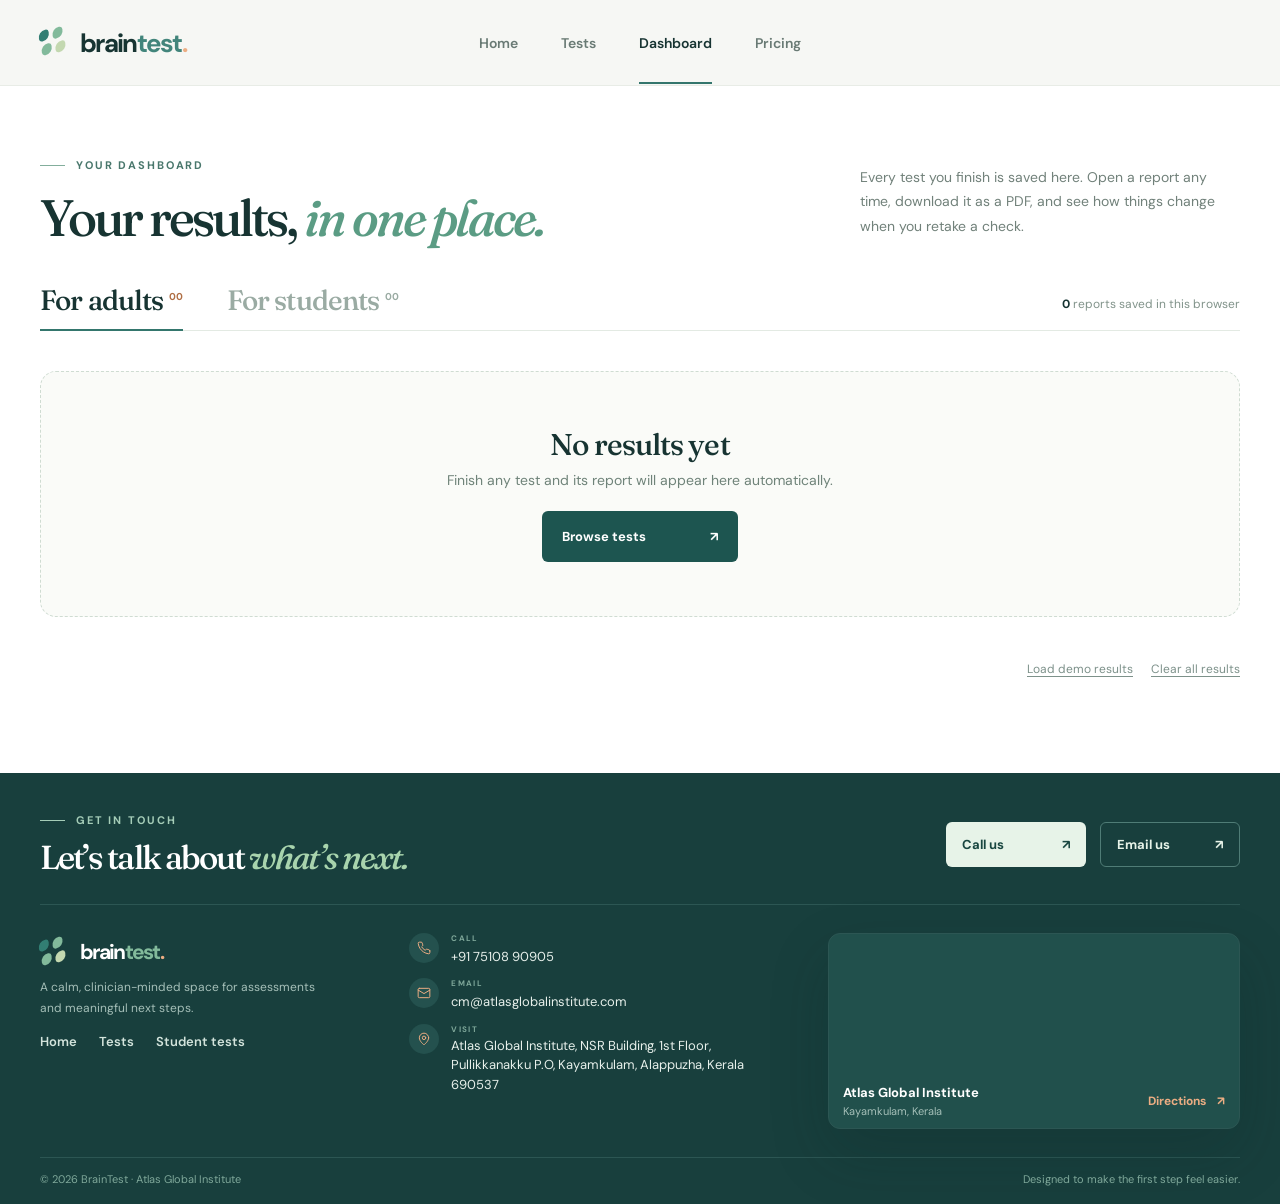
<file: dashboard.html>
<!doctype html>
<html lang="en">
  <head>
    <meta charset="UTF-8" />
    <meta name="viewport" content="width=device-width, initial-scale=1.0" />
    <title>Dashboard — BrainTest</title>
    <link rel="preconnect" href="https://fonts.googleapis.com" />
    <link rel="preconnect" href="https://fonts.gstatic.com" crossorigin />
    <link href="https://fonts.googleapis.com/css2?family=DM+Sans:wght@400;500;600;700&family=Fraunces:opsz,wght,SOFT,WONK@9..144,500,20,0;9..144,600,20,0&display=swap" rel="stylesheet" />
    <link rel="stylesheet" href="styles.css" />
    <style>
      .dash{background:#fff;padding:72px 0 96px;min-height:70vh}
      .dash-head{display:grid;grid-template-columns:1fr auto;gap:48px;align-items:end}
      .dash-head h1{font-family:var(--display);font-weight:500;letter-spacing:-.058em;font-size:clamp(40px,4vw,58px);line-height:1.1;margin:18px 0 0}
      .dash-head h1 em{font-weight:500;color:#5b9c84}
      .dash-head p{width:380px;color:#71817a;font-size:14px;line-height:1.75;margin:0 0 8px}
      .block{margin-top:44px}
      .block-head{display:flex;justify-content:space-between;align-items:baseline;gap:16px;margin-bottom:16px}
      .block-head h2{font-family:var(--display);font-weight:500;font-size:26px;letter-spacing:-.03em;margin:0}
      .block-head span{font-size:12px;color:#81938a}

      /* Snapshot tiles */
      .tiles{display:grid;grid-template-columns:repeat(5,minmax(0,1fr));gap:16px}
      .tile{display:flex;flex-direction:column;border:1px solid #e3eae3;border-radius:12px;padding:18px 18px 16px;background:var(--cream);transition:transform .2s,box-shadow .2s}
      a.tile:hover{transform:translateY(-3px);box-shadow:0 16px 34px #214f3e17}
      .tile small{font-size:10px;letter-spacing:.15em;font-weight:700;color:#49776c;text-transform:uppercase}
      .tile strong{font-family:var(--display);font-weight:500;font-size:19px;letter-spacing:-.02em;line-height:1.2;margin:10px 0 2px;min-height:46px}
      .tile .when{font-size:11px;color:#8ea69b;margin-top:6px}
      .tile.empty{background:#fff;border-style:dashed}
      .tile.empty strong{color:#93a39b}
      .tile.empty .go{margin-top:auto;font-size:12px;font-weight:700;color:#2f6f68}

      /* Progress */
      .progress-grid{display:grid;grid-template-columns:repeat(2,minmax(0,1fr));gap:18px}
      .panel{border:1px solid #e3eae3;border-radius:12px;padding:20px 22px;background:#fff}
      .panel h3{margin:0 0 4px;font-size:15px}
      .panel p{margin:0 0 12px;font-size:12px;color:#7d918a}
      .hint{border:1px dashed #cfdcd2;border-radius:12px;padding:18px 20px;font-size:13px;color:#6f8379;background:#fafbf8}

      /* Career hub */
      .hub{display:grid;grid-template-columns:1fr 1fr 1.2fr;gap:18px}
      .code{font-family:var(--display);font-size:46px;letter-spacing:.08em;color:#1d5550;line-height:1}
      .mini-bars .row{display:grid;grid-template-columns:1fr auto;gap:6px;font-size:12px;margin:10px 0 2px}

      /* History */
      .history{display:grid;gap:12px}
      .hist{display:grid;grid-template-columns:1.3fr 1fr auto;gap:20px;align-items:center;border:1px solid #e3eae3;border-radius:12px;padding:18px 22px;background:var(--cream)}
      .hist h3{margin:0;font-family:var(--display);font-weight:500;font-size:20px;letter-spacing:-.02em}
      .hist .date{font-size:12px;color:#8ea69b;margin-top:4px}
      .hist .res small{display:block;font-size:10px;letter-spacing:.14em;font-weight:700;color:#49776c;text-transform:uppercase}
      .hist .res strong{font-size:15px}
      .hist .actions{display:flex;gap:10px}
      .hist .button{min-width:0;padding:12px 16px}
      .button-ghost{background:#fff;color:#1d5550;box-shadow:inset 0 0 0 1px #c9d8cf}

      .empty-state{text-align:center;border:1px dashed #cfdcd2;border-radius:16px;padding:54px 24px;margin-top:40px;background:#fafbf8}
      .empty-state h2{font-family:var(--display);font-weight:500;font-size:30px;letter-spacing:-.03em;margin:0 0 8px}
      .empty-state p{color:#6f8379;font-size:14px;margin:0 0 22px}
      .empty-state .actions{display:flex;gap:12px;justify-content:center;flex-wrap:wrap}
      .dash-tools{display:flex;gap:18px;justify-content:flex-end;margin-top:44px;font-size:12px}
      .dash-tools button{background:none;border:0;padding:0;color:#7d918a;font:inherit;font-size:12px;cursor:pointer;text-decoration:underline;text-underline-offset:3px}
      .dash-tools button:hover{color:var(--ink)}

      @media(max-width:1100px){.tiles{grid-template-columns:repeat(3,minmax(0,1fr))}.hub{grid-template-columns:1fr 1fr}.hub .panel:last-child{grid-column:1 / -1}}
      @media(max-width:760px){.dash{padding:48px 0 72px}.dash-head{grid-template-columns:1fr;gap:16px}.dash-head p{width:auto}.tiles{grid-template-columns:repeat(2,minmax(0,1fr))}.progress-grid,.hub{grid-template-columns:1fr}.hist{grid-template-columns:1fr;gap:12px}}
    </style>
      <script src="script.js" defer></script>
  </head>
  <body>
    <header class="site-header">
      <div class="container nav-wrap">
        <a class="brand" href="index.html" aria-label="BrainTest home">
          <span class="brand-mark" aria-hidden="true"><span></span><span></span><span></span><span></span></span>
          <span>brain<span class="brand-accent">test</span><span class="brand-dot">.</span></span>
        </a>
        <button class="menu-toggle" type="button" aria-label="Open navigation" aria-expanded="false" aria-controls="site-nav">
          <span></span><span></span><span></span>
        </button>
        <nav class="site-nav" id="site-nav" aria-label="Main navigation">
          <a class="nav-link" href="index.html">Home</a>
          <a class="nav-link" href="tests.html">Tests</a>
          <a class="nav-link active" href="dashboard.html" aria-current="page">Dashboard</a>
          <a class="nav-link" href="pricing.html">Pricing</a>
        </nav>
      </div>
    </header>

    <main class="dash">
      <div class="container">
        <div class="dash-head">
          <div>
            <div class="section-kicker"><span></span> YOUR DASHBOARD</div>
            <h1>Your results, <em>in one place.</em></h1>
          </div>
          <p>Every test you finish is saved here. Open a report any time, download it as a PDF, and see how things change when you retake a check.</p>
        </div>
        <div class="tabbar">
          <div class="tabs" role="tablist" aria-label="Whose results">
            <button class="tab" type="button" role="tab" data-view="adult">For adults<sup id="n-adult">00</sup></button>
            <button class="tab" type="button" role="tab" data-view="student">For students<sup id="n-student">00</sup></button>
          </div>
          <span class="tab-count" id="saved-count"></span>
        </div>
        <div id="view"></div>
        <div class="dash-tools"><button type="button" id="demo">Load demo results</button><button type="button" id="clear">Clear all results</button></div>
      </div>
    </main>
    <footer class="site-footer">
      <div class="container">
        <div class="footer-cta">
          <div>
            <div class="section-kicker light"><span></span> GET IN TOUCH</div>
            <h2>Let&rsquo;s talk about <em>what&rsquo;s next.</em></h2>
          </div>
          <div class="footer-cta-actions">
            <a class="button button-light" href="tel:+917510890905">Call us <span aria-hidden="true">↗</span></a>
            <a class="button button-outline" href="mailto:cm@atlasglobalinstitute.com">Email us <span aria-hidden="true">↗</span></a>
          </div>
        </div>
        <div class="footer-main">
          <div class="footer-about">
            <a class="brand" href="index.html"><span class="brand-mark" aria-hidden="true"><span></span><span></span><span></span><span></span></span><span>brain<span class="brand-accent">test</span><span class="brand-dot">.</span></span></a>
            <p>A calm, clinician-minded space for assessments and meaningful next steps.</p>
            <nav class="footer-links" aria-label="Footer"><a href="index.html">Home</a><a href="tests.html">Tests</a><a href="tests.html#students">Student tests</a></nav>
          </div>
          <ul class="footer-contact">
            <li><span class="footer-icon"><svg aria-hidden="true" viewBox="0 0 24 24"><path d="M22 16.9v3a2 2 0 0 1-2.2 2 19.8 19.8 0 0 1-8.6-3.1 19.5 19.5 0 0 1-6-6A19.8 19.8 0 0 1 2.1 4.2 2 2 0 0 1 4.1 2h3a2 2 0 0 1 2 1.7c.1 1 .4 1.9.7 2.8a2 2 0 0 1-.5 2.1L8 9.9a16 16 0 0 0 6 6l1.3-1.3a2 2 0 0 1 2.1-.4c.9.3 1.8.6 2.8.7a2 2 0 0 1 1.7 2z"/></svg></span><div><small>CALL</small><a href="tel:+917510890905">+91 75108 90905</a></div></li>
            <li><span class="footer-icon"><svg aria-hidden="true" viewBox="0 0 24 24"><rect x="2" y="4" width="20" height="16" rx="2"/><path d="m22 7-10 6L2 7"/></svg></span><div><small>EMAIL</small><a href="mailto:cm@atlasglobalinstitute.com">cm@atlasglobalinstitute.com</a></div></li>
            <li><span class="footer-icon"><svg aria-hidden="true" viewBox="0 0 24 24"><path d="M20 10c0 6-8 12-8 12S4 16 4 10a8 8 0 0 1 16 0z"/><circle cx="12" cy="10" r="3"/></svg></span><div><small>VISIT</small><address>Atlas Global Institute, NSR Building, 1st Floor,<br />Pullikkanakku P.O, Kayamkulam, Alappuzha, Kerala 690537</address></div></li>
          </ul>
          <div class="footer-map">
            <iframe title="Map showing Atlas Global Institute, Kayamkulam" src="https://maps.google.com/maps?q=Atlas+Global+Institute,+NSR+Building,+Pullikkanakku,+Kayamkulam,+Alappuzha,+Kerala+690537&amp;z=15&amp;output=embed" loading="lazy" referrerpolicy="no-referrer-when-downgrade"></iframe>
            <a class="footer-map-bar" href="https://maps.app.goo.gl/mPJT2xqTc3BGAL7p6?g_st=ac" target="_blank" rel="noopener"><span><strong>Atlas Global Institute</strong>Kayamkulam, Kerala</span><span class="footer-map-go">Directions <span aria-hidden="true">↗</span></span></a>
          </div>
        </div>
        <div class="footer-bottom"><span>© <span id="year">2026</span> BrainTest · Atlas Global Institute</span><span>Designed to make the first step feel easier.</span></div>
      </div>
    </footer>

    <script src="data/tests-data.js"></script>
    <script src="js/engine.js"></script>
    <script src="js/charts.js"></script>
    <script>
      const Engine = window.BrainEngine, C = window.BrainCharts, esc = C.esc;
      C.injectStyles();
      const view = document.getElementById('view');
      const tabs = document.querySelectorAll('.tab');

      // The areas each dashboard tracks: which test, and which of its scores
      const AREAS = {
        adult: [
          { name: 'Mood', part: 'depression', key: 'phq9', test: 'depression' },
          { name: 'Anxiety', part: 'anxiety', key: 'gad7', test: 'anxiety' },
          { name: 'Stress', part: 'stress-burnout', key: 'pss10', test: 'stress-burnout' },
          { name: 'Burnout', part: 'stress-burnout', key: 'cbi_personal', test: 'stress-burnout' },
          { name: 'Sleep', part: 'sleep', key: 'total', test: 'sleep' },
        ],
        student: [
          { name: 'Exam stress', part: 'exam-stress', key: 'main', test: 'exam-stress' },
          { name: 'Emotional wellbeing', part: 'emotional-wellbeing', key: 'total_difficulties', test: 'emotional-wellbeing' },
          { name: 'Focus', part: 'focus-attention', key: 'combined_parent', test: 'focus-attention' },
          { name: 'Study habits', part: 'study-habits', key: 'overall', test: 'study-habits' },
          { name: 'How you learn', part: 'learning-style', key: 'DA', test: 'learning-style' },
        ],
      };

      const dateShort = (d) => new Date(d).toLocaleDateString('en-IN', { day: 'numeric', month: 'short', year: 'numeric' });
      const byNewest = (a, b) => new Date(b.date) - new Date(a.date);

      // Every saved reading of one area, oldest first (a composite test counts too)
      function series(records, area) {
        return records.flatMap((rec) => rec.parts.filter((p) => p.id === area.part).flatMap((p) => p.results.filter((r) => r.key === area.key).map((r) => ({ rec, r, date: rec.date, score: r.score }))))
          .sort((a, b) => new Date(a.date) - new Date(b.date));
      }

      function snapshot(records, audience) {
        return `<section class="block"><div class="block-head"><h2>${audience === 'adult' ? 'Wellbeing snapshot' : 'Wellbeing at school'}</h2><span>Your latest result in each area</span></div>
          <div class="tiles">${AREAS[audience].map((area) => {
            const s = series(records, area);
            const last = s[s.length - 1];
            if (!last) return `<a class="tile empty" href="take-test.html?test=${area.test}"><small>${esc(area.name)}</small><strong>Not checked yet</strong><span class="go">Take the test ↗</span></a>`;
            return `<a class="tile" href="report.html?id=${last.rec.id}"><small>${esc(area.name)}</small><strong>${esc(last.r.band ? last.r.band.label : last.r.score)}</strong>${C.bandBar(last.r, { compact: true, width: 220 })}<span class="when">${esc(dateShort(last.date))}${s.length > 1 ? ` · ${s.length} check-ins` : ''}</span></a>`;
          }).join('')}</div></section>`;
      }

      function progress(records, audience) {
        const charts = AREAS[audience].map((area) => ({ area, s: series(records, area) })).filter((x) => x.s.length >= 2);
        return `<section class="block"><div class="block-head"><h2>Progress over time</h2><span>Lower is calmer for most checks</span></div>
          ${charts.length ? `<div class="progress-grid">${charts.map(({ area, s }) => {
            const last = s[s.length - 1].r;
            return `<div class="panel"><h3>${esc(area.name)}</h3><p>${esc(last.name)} · ${s.length} check-ins</p>${C.progressLine(s.map((x) => ({ date: x.date, score: x.score })), last)}</div>`;
          }).join('')}</div>` : `<div class="hint">Take a check again in about 2 weeks to see your progress here.</div>`}</section>`;
      }

      function careerHub(records) {
        const latest = (id) => records.filter((r) => r.parts.some((p) => p.id === id)).sort(byNewest)[0];
        const partOf = (rec, id) => rec && rec.parts.find((p) => p.id === id);
        const interest = latest('career-interest'), aptitude = latest('career-aptitude');
        const stream = records.filter((r) => r.testId === 'stream-selector').sort(byNewest)[0];
        const ip = partOf(interest, 'career-interest'), ap = partOf(aptitude, 'career-aptitude'), sp = partOf(stream, 'stream-selector');
        const empty = (title, test) => `<div class="panel"><h3>${title}</h3><p>Not taken yet.</p><a class="button button-primary" href="take-test.html?test=${test}">Start <span aria-hidden="true">↗</span></a></div>`;
        const code = ip ? [...ip.results].sort((a, b) => b.score - a.score).slice(0, 3) : [];
        return `<section class="block"><div class="block-head"><h2>Career profile</h2><span>Interests, thinking skills and stream fit together</span></div><div class="hub">
          ${ip ? `<a class="panel" href="report.html?id=${interest.id}"><h3>Your Holland code</h3><p>${esc(dateShort(interest.date))}</p><div class="code">${code.map((r) => r.key).join('')}</div><p style="margin-top:8px">${esc(code.map((r) => r.name.replace(/\s*\(.*\)/, '')).join(' · '))}</p>${C.hexagon(ip.results, { width: 220 })}</a>` : empty('Your Holland code', 'career-interest')}
          ${ap ? `<a class="panel mini-bars" href="report.html?id=${aptitude.id}"><h3>Thinking skills</h3><p>${esc(dateShort(aptitude.date))}</p>${ap.results.map((r) => `<div class="row"><span>${esc(r.name)}</span><strong>${r.score} / ${r.range ? r.range[1] : ''}</strong></div>${C.bandBar(r, { compact: true, width: 260 })}`).join('')}</a>` : empty('Thinking skills', 'career-aptitude')}
          ${sp ? `<a class="panel" href="report.html?id=${stream.id}"><h3>Stream fit</h3><p>${esc(Engine.headline(stream).big)} · ${esc(dateShort(stream.date))}</p>${C.stackedFit(sp.results)}</a>` : empty('Stream fit', 'stream-selector')}
        </div></section>`;
      }

      function historyList(records) {
        return `<section class="block"><div class="block-head"><h2>All reports</h2><span>${records.length} saved</span></div><div class="history">${records.sort(byNewest).map((rec) => {
          const h = Engine.headline(rec);
          return `<div class="hist"><div><h3>${esc(rec.title)}</h3><div class="date">${esc(dateShort(rec.date))}</div></div>
            <div class="res"><small>${esc(h.label)}</small><strong>${esc(h.big)}</strong></div>
            <div class="actions"><a class="button button-primary" href="report.html?id=${rec.id}">View report <span aria-hidden="true">↗</span></a><a class="button button-ghost" href="report.html?id=${rec.id}&print=1">Download PDF <span aria-hidden="true">↓</span></a></div></div>`;
        }).join('')}</div></section>`;
      }

      function render(audience) {
        const all = Engine.loadResults();
        const mine = all.filter((r) => (r.audience || 'adult') === audience);
        document.getElementById('n-adult').textContent = String(all.filter((r) => (r.audience || 'adult') === 'adult').length).padStart(2, '0');
        document.getElementById('n-student').textContent = String(all.filter((r) => r.audience === 'student').length).padStart(2, '0');
        document.getElementById('saved-count').innerHTML = `<strong>${all.length}</strong> reports saved in this browser`;
        tabs.forEach((t) => t.setAttribute('aria-selected', String(t.dataset.view === audience)));
        if (!mine.length) {
          view.innerHTML = `<div class="empty-state"><h2>No ${audience === 'adult' ? '' : 'student '}results yet</h2><p>Finish any test and its report will appear here automatically.</p><div class="actions"><a class="button button-primary" href="tests.html${audience === 'student' ? '#students' : ''}">Browse tests <span aria-hidden="true">↗</span></a></div></div>`;
          return;
        }
        view.innerHTML = (audience === 'adult' ? snapshot(mine, 'adult') + progress(mine, 'adult') : careerHub(mine) + snapshot(mine, 'student') + progress(mine, 'student')) + historyList(mine);
      }

      // Demo data: realistic answers at a chosen level so the charts have something to show
      function demoAnswers(testId, level) {
        const { items } = Engine.buildItems(testId);
        const offsets = {};
        const answers = {};
        items.forEach((it) => {
          const k = Engine.keyOf(it);
          if (it.q.type === 'number') { answers[k] = Math.round(58 + level * 30 + Math.random() * 10); return; }
          if (!it.options.length) return;
          // Demo data only touches the self-harm question at the highest levels, so demos aren't alarming
          if (it.q.safetyItem && level < 0.8) { answers[k] = [...it.options].sort((a, b) => Number(a.value) - Number(b.value))[0].value; return; }
          if (it.q.correct !== undefined && it.q.correct !== null) {
            answers[k] = Math.random() < 0.35 + level * 0.5 ? it.q.correct : it.options[Math.floor(Math.random() * it.options.length)].value;
            return;
          }
          const f = it.q.factor || it.section.id;
          // Profile tests get distinct highs and lows; symptom checks stay steady so trends read clearly
          if (offsets[f] === undefined) offsets[f] = PROFILE_TESTS.includes(testId) ? (Math.random() - 0.5) * 0.7 : 0;
          const sorted = [...it.options].sort((a, b) => Number(a.value) - Number(b.value));
          // The trait level is shared; reverse-worded questions are answered the opposite way
          const base = Math.max(0, Math.min(1, level + offsets[f]));
          const lvl = it.q.reverse ? 1 - base : base;
          const idx = Math.max(0, Math.min(sorted.length - 1, Math.round(lvl * (sorted.length - 1) + (Math.random() - 0.5) * 0.6)));
          answers[k] = sorted[idx].value;
        });
        return answers;
      }

      const PROFILE_TESTS = ['personality', 'career-interest', 'career-aptitude', 'stream-selector', 'learning-style', 'study-habits'];
      const DEMO = [
        ['depression', 56, 0.72], ['depression', 35, 0.55], ['depression', 14, 0.38], ['depression', 1, 0.22],
        ['anxiety', 56, 0.7], ['anxiety', 35, 0.58], ['anxiety', 14, 0.42], ['anxiety', 1, 0.3],
        ['sleep', 42, 0.62], ['sleep', 14, 0.4], ['stress-burnout', 30, 0.5], ['wellbeing', 3, 0.3], ['personality', 20, 0.5],
        ['career-interest', 10, 0.55], ['career-aptitude', 9, 0.6], ['stream-selector', 8, 0.6],
        ['exam-stress', 40, 0.75], ['exam-stress', 12, 0.5], ['exam-stress', 2, 0.35], ['study-habits', 6, 0.55],
      ];
      document.getElementById('demo').onclick = () => {
        const now = Date.now();
        const recs = DEMO.map(([id, daysAgo, level]) => Engine.toRecord(id, demoAnswers(id, level), new Date(now - daysAgo * 864e5)));
        Engine.saveAll(Engine.loadResults().concat(recs));
        render(current());
      };
      document.getElementById('clear').onclick = () => {
        if (confirm('Remove all saved results from this browser?')) { Engine.clearResults(); render(current()); }
      };

      const current = () => (location.hash === '#students' ? 'student' : 'adult');
      tabs.forEach((t) => t.onclick = () => { history.replaceState(null, '', t.dataset.view === 'student' ? '#students' : '#'); render(t.dataset.view); });
      window.addEventListener('hashchange', () => render(current()));
      render(current());
    </script>
  </body>
</html>
</file>
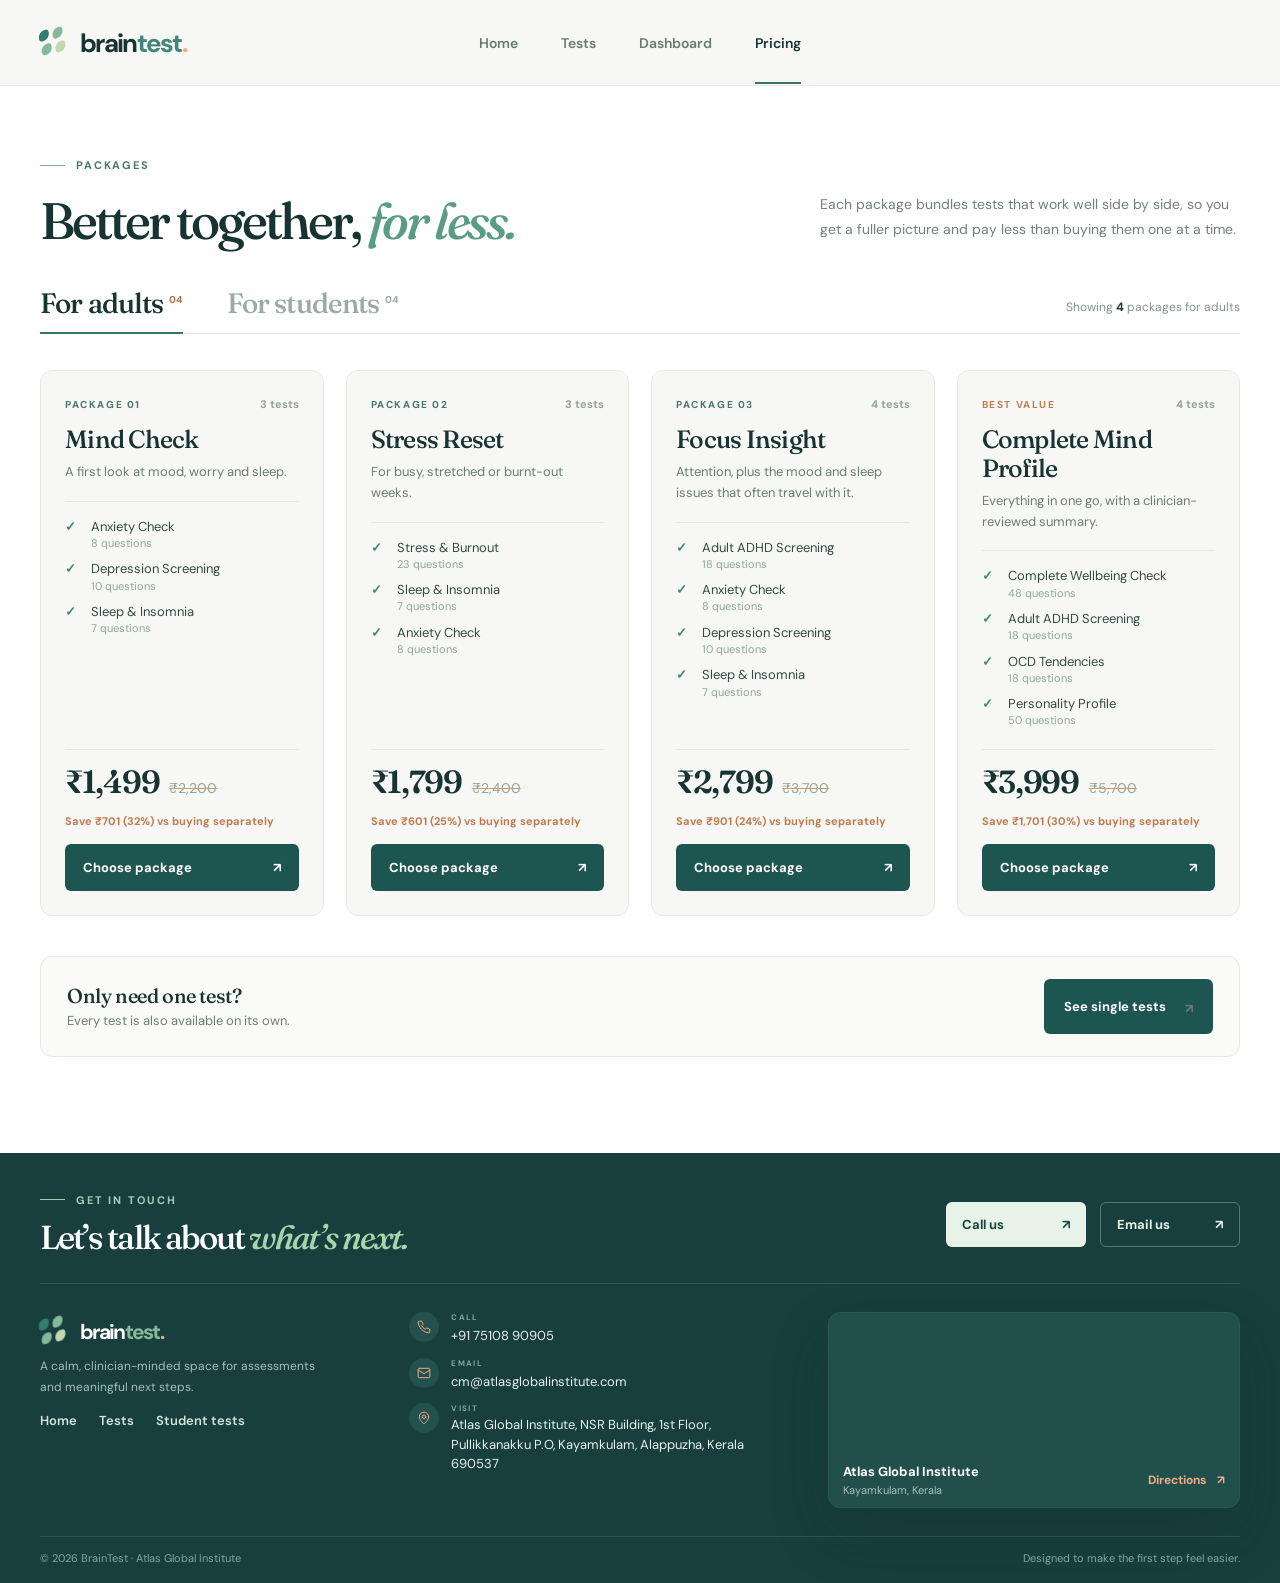
<file: pricing.html>
<!doctype html>
<html lang="en">
  <head>
    <meta charset="UTF-8" />
    <meta name="viewport" content="width=device-width, initial-scale=1.0" />
    <title>Packages — BrainTest</title>
    <link rel="preconnect" href="https://fonts.googleapis.com" />
    <link rel="preconnect" href="https://fonts.gstatic.com" crossorigin />
    <link href="https://fonts.googleapis.com/css2?family=DM+Sans:wght@400;500;600;700&family=Fraunces:opsz,wght,SOFT,WONK@9..144,500,20,0;9..144,600,20,0&display=swap" rel="stylesheet" />
    <link rel="stylesheet" href="styles.css" />
    <style>
      .pricing{background:#fff;padding:72px 0 96px}
      .pkg-grid{display:grid;grid-template-columns:repeat(4,minmax(0,1fr));gap:22px;margin-top:36px}

      /* Package cards follow the test cards: cream at rest, deep green on hover */
      .pkg{display:flex;flex-direction:column;background:var(--cream);border:1px solid #e3eae3;border-radius:12px;padding:26px 24px 24px;transition:transform .25s,box-shadow .25s,border-color .3s,background .3s,color .3s;animation:pkgIn .4s both}
      .pkg:hover,.pkg:focus-within{transform:translateY(-4px);box-shadow:0 22px 45px #183f3d40;background:#183f3d;border-color:#183f3d;color:#fff}
      @keyframes pkgIn{from{opacity:0;transform:translateY(12px)}to{opacity:1;transform:none}}
      .pkg :is(.pkg-label,.pkg-count,p,.pkg-list li,.pkg-list li:before,.pkg-price,.pkg-was,.pkg-save){transition:color .3s,background .3s,border-color .3s}
      .pkg-top{display:flex;justify-content:space-between;align-items:baseline;gap:10px}
      .pkg-label{font-size:10px;letter-spacing:.16em;font-weight:700;color:#49776c;text-transform:uppercase}
      .pkg.featured .pkg-label{color:#c07a4d}
      .pkg-count{font-size:11px;font-weight:700;color:#93a39b}
      .pkg h3{font-family:var(--display);font-weight:500;font-size:25px;line-height:1.15;letter-spacing:-.03em;margin:14px 0 8px}
      .pkg p{margin:0;color:#6c7d77;font-size:13px;line-height:1.6}
      .pkg-list{list-style:none;margin:18px 0 0;padding:16px 0 0;border-top:1px solid #e3eae3;display:grid;gap:9px}
      .pkg-list li{display:grid;grid-template-columns:18px 1fr;gap:8px;font-size:13px;color:#334a44;line-height:1.4}
      .pkg-list li:before{content:"✓";color:#3f8a64;font-weight:700}
      .pkg-list small{display:block;font-size:11px;color:#8ea69b}
      .pkg-foot{margin-top:auto;padding-top:20px}
      .pkg-price{display:flex;align-items:baseline;gap:10px;flex-wrap:wrap;border-top:1px solid #e3eae3;padding-top:16px}
      .pkg-now{font-family:var(--display);font-size:32px;font-weight:600;letter-spacing:-.04em;line-height:1}
      .pkg-was{font-size:14px;color:#93a39b;text-decoration:line-through;text-decoration-color:#d3976d}
      .pkg-save{display:block;width:100%;font-size:11px;font-weight:700;color:#c07a4d;margin-top:6px}
      .pkg .button{width:100%;min-width:0;margin-top:16px;padding:15px 18px}
      .pkg:is(:hover,:focus-within) :is(.pkg-label,.pkg-save){color:#ecad83}
      .pkg:is(:hover,:focus-within) .pkg-count{color:#7fa89a}
      .pkg:is(:hover,:focus-within) p,.pkg:is(:hover,:focus-within) .pkg-list small{color:#bbcfca}
      .pkg:is(:hover,:focus-within) .pkg-list li{color:#e7f0eb}
      .pkg:is(:hover,:focus-within) .pkg-list li:before{color:#a8d4ad}
      .pkg:is(:hover,:focus-within) :is(.pkg-list,.pkg-price){border-color:#335e5a}
      .pkg:is(:hover,:focus-within) .pkg-was{color:#8fb0a6}
      .pkg:is(:hover,:focus-within) .button-primary{background:#e7f3e8;color:#194640}

      .single-note{display:flex;justify-content:space-between;align-items:center;gap:20px;margin-top:40px;padding:22px 26px;border:1px solid #e3eae3;border-radius:12px;background:#fafbf8}
      .single-note strong{font-family:var(--display);font-weight:500;font-size:20px;letter-spacing:-.02em}
      .single-note span{display:block;font-size:13px;color:#6c7d77;margin-top:4px}
      .single-note .button{min-width:0}

      @media(max-width:1100px){.pkg-grid{grid-template-columns:repeat(2,minmax(0,1fr))}}
      @media(max-width:760px){.pricing{padding:48px 0 72px}.single-note{flex-direction:column;align-items:flex-start}}
      @media(max-width:560px){.pkg-grid{grid-template-columns:1fr}}
    </style>
      <script src="script.js" defer></script>
  </head>
  <body>
    <header class="site-header">
      <div class="container nav-wrap">
        <a class="brand" href="index.html" aria-label="BrainTest home">
          <span class="brand-mark" aria-hidden="true"><span></span><span></span><span></span><span></span></span>
          <span>brain<span class="brand-accent">test</span><span class="brand-dot">.</span></span>
        </a>
        <button class="menu-toggle" type="button" aria-label="Open navigation" aria-expanded="false" aria-controls="site-nav">
          <span></span><span></span><span></span>
        </button>
        <nav class="site-nav" id="site-nav" aria-label="Main navigation">
          <a class="nav-link" href="index.html">Home</a>
          <a class="nav-link" href="tests.html">Tests</a>
          <a class="nav-link" href="dashboard.html">Dashboard</a>
          <a class="nav-link active" href="pricing.html" aria-current="page">Pricing</a>
        </nav>
      </div>
    </header>

    <main class="pricing">
      <div class="container">
        <div class="catalog-head">
          <div>
            <div class="section-kicker"><span></span> PACKAGES</div>
            <h2>Better together, <em>for less.</em></h2>
          </div>
          <p>Each package bundles tests that work well side by side, so you get a fuller picture and pay less than buying them one at a time.</p>
        </div>

        <div class="tabbar">
          <div class="tabs" role="tablist" aria-label="Choose who the packages are for">
            <button class="tab" type="button" role="tab" data-audience="adult" aria-controls="pkg-grid">For adults<sup>04</sup></button>
            <button class="tab" type="button" role="tab" data-audience="student" aria-controls="pkg-grid">For students<sup>04</sup></button>
          </div>
          <span class="tab-count" aria-live="polite"></span>
        </div>

        <div class="pkg-grid" id="pkg-grid" role="tabpanel"></div>

        <div class="single-note">
          <div><strong>Only need one test?</strong><span>Every test is also available on its own.</span></div>
          <a class="button button-primary" id="single-link" href="tests.html">See single tests <span aria-hidden="true">↗</span></a>
        </div>
      </div>
    </main>
    <footer class="site-footer">
      <div class="container">
        <div class="footer-cta">
          <div>
            <div class="section-kicker light"><span></span> GET IN TOUCH</div>
            <h2>Let&rsquo;s talk about <em>what&rsquo;s next.</em></h2>
          </div>
          <div class="footer-cta-actions">
            <a class="button button-light" href="tel:+917510890905">Call us <span aria-hidden="true">↗</span></a>
            <a class="button button-outline" href="mailto:cm@atlasglobalinstitute.com">Email us <span aria-hidden="true">↗</span></a>
          </div>
        </div>
        <div class="footer-main">
          <div class="footer-about">
            <a class="brand" href="index.html"><span class="brand-mark" aria-hidden="true"><span></span><span></span><span></span><span></span></span><span>brain<span class="brand-accent">test</span><span class="brand-dot">.</span></span></a>
            <p>A calm, clinician-minded space for assessments and meaningful next steps.</p>
            <nav class="footer-links" aria-label="Footer"><a href="index.html">Home</a><a href="tests.html">Tests</a><a href="tests.html#students">Student tests</a></nav>
          </div>
          <ul class="footer-contact">
            <li><span class="footer-icon"><svg aria-hidden="true" viewBox="0 0 24 24"><path d="M22 16.9v3a2 2 0 0 1-2.2 2 19.8 19.8 0 0 1-8.6-3.1 19.5 19.5 0 0 1-6-6A19.8 19.8 0 0 1 2.1 4.2 2 2 0 0 1 4.1 2h3a2 2 0 0 1 2 1.7c.1 1 .4 1.9.7 2.8a2 2 0 0 1-.5 2.1L8 9.9a16 16 0 0 0 6 6l1.3-1.3a2 2 0 0 1 2.1-.4c.9.3 1.8.6 2.8.7a2 2 0 0 1 1.7 2z"/></svg></span><div><small>CALL</small><a href="tel:+917510890905">+91 75108 90905</a></div></li>
            <li><span class="footer-icon"><svg aria-hidden="true" viewBox="0 0 24 24"><rect x="2" y="4" width="20" height="16" rx="2"/><path d="m22 7-10 6L2 7"/></svg></span><div><small>EMAIL</small><a href="mailto:cm@atlasglobalinstitute.com">cm@atlasglobalinstitute.com</a></div></li>
            <li><span class="footer-icon"><svg aria-hidden="true" viewBox="0 0 24 24"><path d="M20 10c0 6-8 12-8 12S4 16 4 10a8 8 0 0 1 16 0z"/><circle cx="12" cy="10" r="3"/></svg></span><div><small>VISIT</small><address>Atlas Global Institute, NSR Building, 1st Floor,<br />Pullikkanakku P.O, Kayamkulam, Alappuzha, Kerala 690537</address></div></li>
          </ul>
          <div class="footer-map">
            <iframe title="Map showing Atlas Global Institute, Kayamkulam" src="https://maps.google.com/maps?q=Atlas+Global+Institute,+NSR+Building,+Pullikkanakku,+Kayamkulam,+Alappuzha,+Kerala+690537&amp;z=15&amp;output=embed" loading="lazy" referrerpolicy="no-referrer-when-downgrade"></iframe>
            <a class="footer-map-bar" href="https://maps.app.goo.gl/mPJT2xqTc3BGAL7p6?g_st=ac" target="_blank" rel="noopener"><span><strong>Atlas Global Institute</strong>Kayamkulam, Kerala</span><span class="footer-map-go">Directions <span aria-hidden="true">↗</span></span></a>
          </div>
        </div>
        <div class="footer-bottom"><span>© <span id="year">2026</span> BrainTest · Atlas Global Institute</span><span>Designed to make the first step feel easier.</span></div>
      </div>
    </footer>

    <script src="data/tests-data.js"></script>
    <script src="js/catalog.js"></script>
    <script>
      const { tests: TESTS, packages: PACKAGES } = window.BRAIN_CATALOG;
      const DATA = window.TEST_DATA || {};
      const byId = Object.fromEntries(Object.values(TESTS).flat().map((t) => [t.id, t]));
      const inr = (n) => '₹' + n.toLocaleString('en-IN');
      const esc = (s) => String(s ?? '').replace(/[&<>"]/g, (c) => ({ '&': '&amp;', '<': '&lt;', '>': '&gt;', '"': '&quot;' }[c]));
      const grid = document.getElementById('pkg-grid');
      const tabs = document.querySelectorAll('.tab');
      const count = document.querySelector('.tab-count');

      // Real question count for a test (composites include their component tests)
      function questions(id) {
        const d = DATA[id];
        if (!d) return 0;
        const own = (d.sections || []).reduce((n, s) => n + (s.questions || []).length, 0);
        return own + (d.componentsOf || []).reduce((n, c) => n + questions(c), 0);
      }

      function render(audience) {
        const list = PACKAGES[audience];
        grid.innerHTML = list.map((p, i) => {
          const separately = p.tests.reduce((s, id) => s + byId[id].price, 0);
          const saved = separately - p.price;
          return `<article class="pkg${p.featured ? ' featured' : ''}" style="animation-delay:${i * 50}ms">
            <div class="pkg-top"><span class="pkg-label">${p.featured ? 'Best value' : `Package ${String(i + 1).padStart(2, '0')}`}</span><span class="pkg-count">${p.tests.length} tests</span></div>
            <h3>${esc(p.name)}</h3>
            <p>${esc(p.tagline)}</p>
            <ul class="pkg-list">${p.tests.map((id) => `<li><span>${esc(byId[id].title)}<small>${questions(id)} questions${id === 'focus-attention' ? ' · answered by a parent' : ''}</small></span></li>`).join('')}</ul>
            <div class="pkg-foot">
              <div class="pkg-price">
                <span class="pkg-now">${inr(p.price)}</span>
                <s class="pkg-was">${inr(separately)}</s>
                <span class="pkg-save">Save ${inr(saved)} (${Math.round((saved / separately) * 100)}%) vs buying separately</span>
              </div>
              <a class="button button-primary" href="take-test.html?test=${p.tests[0]}">Choose package <span aria-hidden="true">↗</span></a>
            </div>
          </article>`;
        }).join('');
        tabs.forEach((t) => {
          const on = t.dataset.audience === audience;
          t.setAttribute('aria-selected', String(on));
          t.tabIndex = on ? 0 : -1;
        });
        count.innerHTML = `Showing <strong>${list.length}</strong> packages for ${audience === 'adult' ? 'adults' : 'students'}`;
        document.getElementById('single-link').href = 'tests.html' + (audience === 'student' ? '#students' : '');
      }

      tabs.forEach((t) => (t.onclick = () => { history.replaceState(null, '', t.dataset.audience === 'student' ? '#students' : '#'); render(t.dataset.audience); }));
      render(location.hash === '#students' ? 'student' : 'adult');
    </script>
  </body>
</html>
</file>
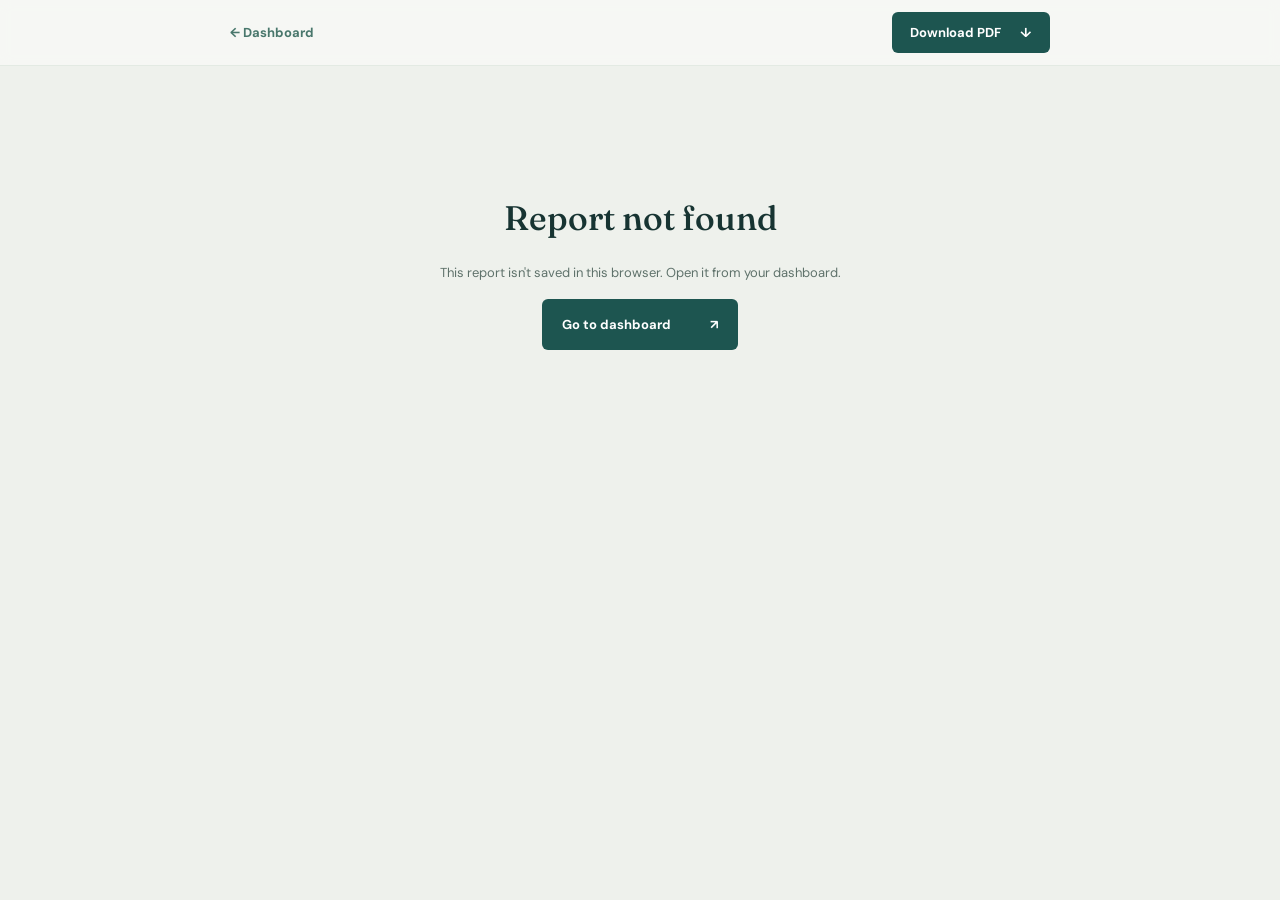
<file: report.html>
<!doctype html>
<html lang="en">
  <head>
    <meta charset="UTF-8" />
    <meta name="viewport" content="width=device-width, initial-scale=1.0" />
    <title>Report — BrainTest</title>
    <link rel="preconnect" href="https://fonts.googleapis.com" />
    <link rel="preconnect" href="https://fonts.gstatic.com" crossorigin />
    <link href="https://fonts.googleapis.com/css2?family=DM+Sans:wght@400;500;600;700&family=Fraunces:opsz,wght,SOFT,WONK@9..144,500,20,0;9..144,600,20,0&display=swap" rel="stylesheet" />
    <link rel="stylesheet" href="styles.css" />
    <style>
      body{background:#eef1ec}
      .toolbar{position:sticky;top:0;z-index:5;background:#f7f8f5ee;backdrop-filter:blur(6px);border-bottom:1px solid #e3eae3}
      .toolbar-inner{width:min(100% - 32px,820px);margin:0 auto;display:flex;align-items:center;justify-content:space-between;gap:12px;padding:12px 0}
      .toolbar a.back{font-size:13px;font-weight:700;color:#49776c}
      .toolbar .button{min-width:0;border:0;cursor:pointer;padding:12px 18px}
      .pages{width:min(100% - 32px,820px);margin:28px auto 60px;display:grid;gap:28px}
      .page{background:#fff;border-radius:14px;box-shadow:0 20px 60px #1d4a401a;padding:48px 52px}

      /* Page header */
      .rhead{display:flex;justify-content:space-between;align-items:center;gap:16px;padding-bottom:18px;border-bottom:1px solid #e3eae3}
      .rhead .brand{font-size:20px}
      .rmeta{text-align:right;font-size:11px;color:#7d918a;line-height:1.6}
      .rmeta strong{color:var(--ink)}
      .rkicker{font-size:10px;letter-spacing:.17em;font-weight:700;color:#49776c;text-transform:uppercase;margin:28px 0 0}
      .rtitle{font-family:var(--display);font-weight:500;font-size:40px;line-height:1.08;letter-spacing:-.05em;margin:8px 0 0}

      /* Headline result */
      .hero-res{margin-top:22px;border-radius:12px;background:linear-gradient(135deg,#dfeee5,#f3f2ea);padding:22px 26px;display:flex;align-items:center;justify-content:space-between;gap:20px}
      .hero-res small{display:block;font-size:10px;letter-spacing:.15em;font-weight:700;color:#49776c;text-transform:uppercase}
      .hero-res strong{display:block;font-family:var(--display);font-weight:500;font-size:30px;letter-spacing:-.03em;line-height:1.15;margin-top:6px}
      .hero-res span{font-size:13px;color:#5f726b}

      .rsec{margin-top:30px}
      .rsec h2{font-family:var(--display);font-weight:500;font-size:22px;letter-spacing:-.02em;margin:0 0 14px}
      .scale{padding:14px 0;border-bottom:1px solid #edf1ec}
      .scale:last-child{border-bottom:0}
      .scale-top{display:flex;justify-content:space-between;align-items:baseline;gap:12px;margin-bottom:6px}
      .scale-top strong{font-size:14px}
      .scale-top span{font-family:var(--display);font-size:20px;font-weight:600}
      .scale-top span small{font-family:var(--body);font-size:11px;color:#93a39b;font-weight:500}
      .meaning{margin:0;font-size:13px;color:#5f726b;line-height:1.65}
      .meaning b{color:#b06f45;font-size:11px;letter-spacing:.08em;text-transform:uppercase;margin-right:6px}
      .tiles{display:grid;grid-template-columns:repeat(2,1fr);gap:12px}
      .tile{border:1px solid #e3eae3;border-radius:10px;padding:14px 16px}
      .tile h3{margin:0;font-size:13px}
      .tile p{margin:4px 0 0;font-size:11px;color:#b06f45;font-weight:700;letter-spacing:.06em;text-transform:uppercase}
      .tile .val{float:right;font-family:var(--display);font-weight:600;font-size:18px}
      .two{display:grid;grid-template-columns:auto 1fr;gap:28px;align-items:center}
      .careers{display:grid;gap:10px}
      .career{border-left:3px solid #d3976d;padding:4px 0 4px 14px}
      .career strong{display:block;font-size:14px}
      .career span{font-size:12px;color:#5f726b;line-height:1.55}
      .steps{counter-reset:s;list-style:none;margin:0;padding:0;display:grid;gap:10px}
      .steps li{counter-increment:s;display:grid;grid-template-columns:28px 1fr;gap:12px;font-size:13px;color:#4d665d;line-height:1.6}
      .steps li:before{content:counter(s);width:26px;height:26px;border-radius:50%;background:#e2efe6;color:#2f6f68;font-weight:700;font-size:12px;display:grid;place-items:center}
      .support{margin-top:26px;border:1px solid #e8b48f;background:#fdf3ea;border-radius:10px;padding:18px 20px;font-size:13px;color:#6d4a33;line-height:1.6}
      .support h3{margin:0 0 6px;font-size:15px;color:#8a4a22}
      .support p{margin:0 0 6px}

      /* Clinician page */
      table{width:100%;border-collapse:collapse;font-size:12px}
      th{text-align:left;font-size:9px;letter-spacing:.13em;text-transform:uppercase;color:#7d918a;padding:8px 8px;border-bottom:1px solid #d9e3db}
      td{padding:7px 8px;border-bottom:1px solid #eef2ee;color:#334a44;vertical-align:top}
      th.num,td.num{text-align:right;white-space:nowrap;font-variant-numeric:tabular-nums}
      .inst{font-size:12px;color:#7d918a;margin:-8px 0 12px}
      .part + .part{margin-top:30px}
      .empty{max-width:560px;margin:80px auto;text-align:center}
      .empty h1{font-family:var(--display);font-weight:500;font-size:34px}

      @media(max-width:640px){.page{padding:30px 22px}.rtitle{font-size:32px}.hero-res{flex-direction:column;align-items:flex-start}.tiles{grid-template-columns:1fr}.two{grid-template-columns:1fr}.rhead{flex-direction:column;align-items:flex-start}.rmeta{text-align:left}}

      /* Download as PDF: browser print, one report page per sheet */
      @page{size:A4;margin:12mm}
      @media print{
        body{background:#fff}
        .toolbar{display:none}
        .pages{width:auto;margin:0;gap:0}
        .page{box-shadow:none;border-radius:0;padding:0}
        .page + .page{break-before:page}
        .scale,.tile,.career,.support,tr,.slider,.sym-row{break-inside:avoid}
        /* Tighter rhythm on paper so the summary fits its own sheet */
        .page{zoom:.86}
        .rsec{margin-top:18px}
        .rkicker{margin-top:16px}
        .hero-res{margin-top:14px;padding:14px 20px}
        .support{margin-top:16px;padding:12px 16px;font-size:12px}
        .scale{padding:8px 0}
        .sym-row{padding:3px 0}
        *{-webkit-print-color-adjust:exact;print-color-adjust:exact}
      }
    </style>
  </head>
  <body>
    <div class="toolbar">
      <div class="toolbar-inner">
        <a class="back" href="dashboard.html">← Dashboard</a>
        <button class="button button-primary" id="download" type="button">Download PDF <span aria-hidden="true">↓</span></button>
      </div>
    </div>
    <main class="pages" id="pages"></main>

    <script src="data/tests-data.js"></script>
    <script src="js/engine.js"></script>
    <script src="js/charts.js"></script>
    <script>
      const Engine = window.BrainEngine, C = window.BrainCharts, esc = C.esc;
      C.injectStyles();
      const params = new URLSearchParams(location.search);
      const rec = Engine.loadResults().find((r) => r.id === params.get('id'));
      const pages = document.getElementById('pages');
      const CAREER = ['career-interest', 'career-aptitude', 'stream-selector', 'learning-style', 'study-habits'];
      // Scales where a higher band is better, so they don't count towards "worth a closer look"
      const POSITIVE = ['prosocial'];

      const brand = `<span class="brand"><span class="brand-mark" aria-hidden="true"><span></span><span></span><span></span><span></span></span><span>brain<span class="brand-accent">test</span><span class="brand-dot">.</span></span></span>`;
      const dateText = (d) => new Date(d).toLocaleDateString('en-IN', { day: 'numeric', month: 'long', year: 'numeric' });

      function header(sub) {
        return `<div class="rhead">${brand}<div class="rmeta"><strong>${esc(sub)}</strong><br />${esc(dateText(rec.date))}<br />Ref ${esc(rec.id.toUpperCase())}</div></div>`;
      }

      function scaleBlock(r) {
        return `<div class="scale">
          <div class="scale-top"><strong>${esc(r.name)}</strong><span>${r.score}${r.range ? `<small> / ${r.range[1]}</small>` : ''}</span></div>
          ${C.bandBar(r)}
          ${r.band ? `<p class="meaning"><b>${esc(r.band.label)}</b>${esc(r.band.meaning || '')}</p>` : (r.profile ? `<p class="meaning">${esc(r.profile.description)}</p>` : '')}
        </div>`;
      }

      // The main infographic, chosen per test
      function mainChart() {
        const main = rec.parts[rec.parts.length - 1];
        if (rec.testId === 'personality') {
          return `<div class="rsec"><h2>Your trait profile</h2>${C.sliders(main.results)}</div>`;
        }
        if (rec.testId === 'career-interest') {
          const top = [...main.results].sort((a, b) => b.score - a.score).slice(0, 3);
          return `<div class="rsec"><h2>Your interest shape</h2><div class="two">${C.hexagon(main.results, { width: 280 })}
            <div class="careers">${top.map((r) => `<div class="career"><strong>${esc(r.key)} · ${esc(r.name)}</strong><span>${esc(r.profile ? r.profile.description : '')}</span>${r.profile && r.profile.careers.length ? `<span><br />Careers to explore: ${esc(r.profile.careers.slice(0, 5).join(', '))}</span>` : ''}</div>`).join('')}</div></div></div>`;
        }
        if (rec.testId === 'stream-selector') {
          const conf = main.results.filter((r) => /^selfconcept_/.test(r.key));
          return `<div class="rsec"><h2>Why each stream fits</h2>${C.stackedFit(main.results)}</div>
            ${main.stream && main.stream.preference ? `<div class="rsec"><h2>Your own preference</h2><p class="meaning">You said you would most enjoy: <strong>${esc(main.stream.preference)}</strong>. Your interest matters, so weigh it alongside these results with a counsellor.</p></div>` : ''}
            <div class="rsec"><h2>Confidence by subject</h2>${conf.map(scaleBlock).join('')}</div>`;
        }
        if (rec.parts.length > 1) {
          // Composite: a snapshot tile per area, then the detail
          const tiles = rec.parts.flatMap((p) => p.results.filter((r) => !POSITIVE.includes(r.key)).slice(0, p.id === 'stress-burnout' ? 2 : 1));
          return `<div class="rsec"><h2>Wellbeing snapshot</h2><div class="tiles">${tiles.map((r) => `<div class="tile"><span class="val">${r.score}</span><h3>${esc(r.name)}</h3><p>${esc(r.band ? r.band.label : '')}</p>${C.bandBar(r, { compact: true, width: 300 })}</div>`).join('')}</div></div>`;
        }
        return `<div class="rsec"><h2>Your scores</h2>${main.results.map(scaleBlock).join('')}</div>`;
      }

      // Which answers weighed most (symptom tests only)
      function contributors() {
        if (CAREER.includes(rec.testId) || rec.testId === 'personality') return '';
        // Positive-direction scales (e.g. prosocial: kindness) aren't concerns, so they stay out of this list
        const items = rec.parts.flatMap((p) => p.items).filter((it) => it.severity !== null && it.scored && it.severity > 0 && !POSITIVE.includes(it.factor));
        if (!items.length) return '';
        return `<div class="rsec"><h2>What stood out most</h2>${C.symptomStrip(items, { top: 5 })}</div>`;
      }

      function meanings() {
        if (rec.parts.length < 2 || rec.testId === 'stream-selector') return '';
        // The snapshot already draws each bar, so here it's just the plain-language meaning
        return `<div class="rsec"><h2>What this means</h2>${rec.parts.map((p) => p.results.filter((r) => !POSITIVE.includes(r.key) && r.band).map((r) => `<div class="scale"><div class="scale-top"><strong>${esc(r.name)}</strong><span>${r.score}${r.range ? `<small> / ${r.range[1]}</small>` : ''}</span></div><p class="meaning"><b>${esc(r.band.label)}</b>${esc(r.band.meaning || '')}</p></div>`).join('')).join('')}</div>`;
      }

      function nextSteps() {
        if (CAREER.includes(rec.testId)) {
          return ['Talk through these results with a parent, teacher or career counsellor. They are a starting point, not a final answer.',
            'Explore two or three of the suggested paths: read about them, watch a day-in-the-life video or talk to someone who works there.',
            'Keep trying subjects and activities you enjoy. Interests grow and change, so retake this in a year.'];
        }
        if (rec.testId === 'personality') {
          return ['There are no good or bad scores here: each trait has strengths at both ends.',
            'Notice where your strongest traits help you at work, study and in relationships.',
            'Personality is fairly stable, but it does shift slowly. Retake in a year to compare.'];
        }
        // A safety answer always leads to reaching out, whatever the total score
        if (rec.parts.some((p) => p.safetyHit)) return ['Please talk to someone today: call Tele-MANAS on 14416 (free, 24x7), or 112 in an emergency.',
          'Book a conversation with a doctor, psychologist or counsellor soon, and take this report with you. The clinician page lists every answer.',
          'Tell someone you trust how you are feeling, and stay in touch with them.'];
        const ranks = rec.parts.flatMap((p) => p.results.filter((r) => !POSITIVE.includes(r.key)).map(Engine.bandRank)).filter((x) => x !== null);
        const top = ranks.length ? Math.max(...ranks) : 0;
        if (top >= 0.5) return ['Book a conversation with a doctor, psychologist or counsellor soon, and take this report with you.',
          'Share the clinician page with them: it lists every score and every answer you gave.',
          'Retake this check in 2 weeks so you can both see how things change.'];
        if (top > 0) return ['Keep an eye on how you feel over the next couple of weeks.',
          'Small, steady habits help: regular sleep, movement, time outdoors and talking with people you trust.',
          'Retake in 2 weeks. If your score rises or stays here, talk to a professional.'];
        return ['Your answers are in the lower ranges today.', 'Keep doing what helps you feel well.', 'Check in again in a month, or sooner if things change.'];
      }

      function supportBox() {
        const p = rec.parts.find((x) => x.safetyHit && x.safety);
        if (!p) return '';
        return `<div class="support"><h3>Support is available now</h3><p>${esc(p.safety.message)}</p>${p.safety.resources.map((r) => `<p><strong>${esc(r.name)}</strong>${r.contact ? `: ${esc(r.contact)}` : ''}</p>`).join('')}</div>`;
      }

      function clinicianPage() {
        return `<article class="page">
          ${header('For your clinician or counsellor')}
          <p class="rkicker">Score summary and responses</p>
          <h1 class="rtitle" style="font-size:30px">${esc(rec.title)}</h1>
          ${rec.parts.map((p) => `<section class="part rsec">
            <h2>${esc(p.title)}</h2>
            <p class="inst">${esc(p.instrument)}${p.respondent !== 'self' ? ` · answered by ${esc(p.respondent)}` : ''}${p.safetyHit ? ' · <strong style="color:#b06f45">safety item endorsed</strong>' : ''}</p>
            <table><thead><tr><th>Scale</th><th class="num">Score</th><th class="num">Range</th><th>Band</th></tr></thead><tbody>
              ${p.results.map((r) => `<tr><td>${esc(r.name)}</td><td class="num">${r.score}</td><td class="num">${r.range ? `${r.range[0]}–${r.range[1]}` : ''}</td><td>${esc(r.band ? r.band.label : '')}</td></tr>`).join('')}
            </tbody></table>
            <table style="margin-top:14px"><thead><tr><th>#</th><th>Question</th><th>Answer</th></tr></thead><tbody>
              ${p.items.map((it, i) => `<tr><td class="num">${i + 1}</td><td>${esc(it.text)}</td><td>${esc(it.answer)}${it.correct !== null ? (it.correct ? ' ✓' : ' ✗') : ''}${it.reverse ? ' <small style="color:#93a39b">(R)</small>' : ''}</td></tr>`).join('')}
            </tbody></table>
          </section>`).join('')}
        </article>`;
      }

      if (!rec) {
        pages.innerHTML = `<div class="empty"><h1>Report not found</h1><p class="meaning">This report isn't saved in this browser. Open it from your dashboard.</p><p><a class="button button-primary" href="dashboard.html">Go to dashboard <span aria-hidden="true">↗</span></a></p></div>`;
        document.getElementById('download').hidden = true;
      } else {
        const h = Engine.headline(rec);
        document.title = `${rec.title} report — BrainTest`;
        pages.innerHTML = `<article class="page">
          ${header('Assessment report')}
          <p class="rkicker">${esc(rec.audience === 'student' ? 'Student report' : 'Your report')}</p>
          <h1 class="rtitle">${esc(rec.title)}</h1>
          <div class="hero-res"><div><small>${esc(h.label)}</small><strong>${esc(h.big)}</strong></div><span>${esc(h.text)}</span></div>
          ${supportBox()}
          ${mainChart()}
          ${contributors()}
          ${meanings()}
          <div class="rsec"><h2>Suggested next steps</h2><ol class="steps">${nextSteps().map((s) => `<li>${esc(s)}</li>`).join('')}</ol></div>
        </article>${clinicianPage()}`;
        document.getElementById('download').onclick = () => window.print();
        // Opened from a "Download" button: go straight to the save dialog once fonts are ready
        if (params.get('print') === '1') document.fonts.ready.then(() => setTimeout(() => window.print(), 300));
      }
    </script>
  </body>
</html>
</file>
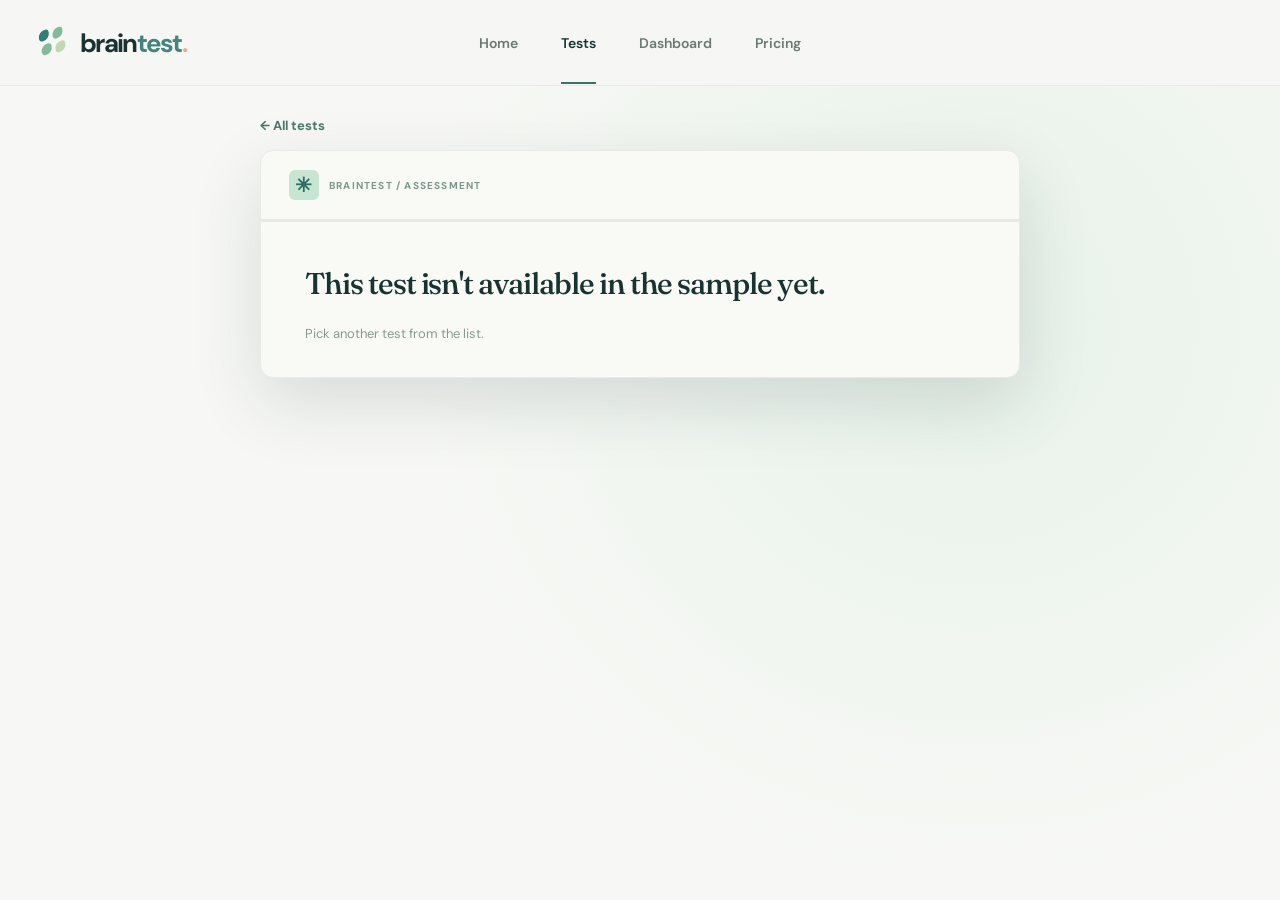
<file: take-test.html>
<!doctype html>
<html lang="en">
  <head>
    <meta charset="UTF-8" />
    <meta name="viewport" content="width=device-width, initial-scale=1.0" />
    <title>Take a test — BrainTest</title>
    <link rel="preconnect" href="https://fonts.googleapis.com" />
    <link rel="preconnect" href="https://fonts.gstatic.com" crossorigin />
    <link href="https://fonts.googleapis.com/css2?family=DM+Sans:wght@400;500;600;700&family=Fraunces:opsz,wght,SOFT,WONK@9..144,500,20,0;9..144,600,20,0&display=swap" rel="stylesheet" />
    <link rel="stylesheet" href="styles.css" />
    <style>
      .sample-banner{background:#ecad83;color:#173432;text-align:center;font-size:12px;font-weight:700;padding:9px 16px}
      .runner{background:radial-gradient(circle at 76% 30%,#e7f2e9 0,#f7f8f5 50%);min-height:calc(100vh - 120px);padding:28px 0 60px}
      .runner-wrap{width:min(100% - 40px,760px);margin:0 auto}
      .back-link{font-size:13px;font-weight:700;color:#49776c;display:inline-flex;gap:8px;margin-bottom:16px}
      .back-link:hover{color:var(--ink)}

      /* Card shell mirrors the home page's assessment preview */
      .qcard{scroll-margin-top:12px;background:#f9faf6;border-radius:13px;box-shadow:0 25px 70px #0c292c22;overflow:hidden;border:1px solid #e6ece4}
      .qtop{display:flex;align-items:center;justify-content:space-between;gap:10px;padding:19px 28px;font-size:10px;color:#78968c;font-weight:700;letter-spacing:.06em}
      .qtop .preview-logo{flex:none}
      .qtop-title{flex:1;text-transform:uppercase;letter-spacing:.12em;white-space:nowrap;overflow:hidden;text-overflow:ellipsis}
      .qprogress{height:3px;background:#e5ebe3}
      .qprogress span{display:block;height:100%;background:#6caa85;transition:width .35s}
      .qbody{padding:32px 44px 32px}
      .qstep{font-size:10px;letter-spacing:.14em;color:#6da489;font-weight:700;text-transform:uppercase}
      .qstem{color:#879a90;font-size:13px;line-height:1.6;margin:12px 0 0}
      .qtext{font-family:var(--display);font-weight:500;font-size:clamp(24px,2.8vw,30px);line-height:1.2;letter-spacing:-.035em;margin:12px 0 22px;color:var(--ink)}
      .qimage-note{font-size:12px;color:#b06f45;background:#f9eee3;border-radius:6px;padding:10px 12px;margin:-12px 0 22px}
      .qoptions{display:grid;gap:8px}
      .qopt{display:flex;align-items:center;gap:14px;width:100%;text-align:left;border:1px solid #dae6db;background:#fff;border-radius:7px;padding:13px 18px;color:#4d665d;font-size:14px;cursor:pointer;transition:border-color .2s,background .2s,color .2s}
      .qopt:hover{border-color:#9cc6ad}
      .qopt[aria-pressed=true]{border-color:#67a787;background:#eaf5e9;color:#2e6a4f;font-weight:600}
      .qopt .dot{width:16px;height:16px;border-radius:50%;border:1.5px solid #b9cfc1;flex:none;transition:.2s}
      .qopt[aria-pressed=true] .dot{border-color:#3f8a64;background:#3f8a64;box-shadow:inset 0 0 0 3px #eaf5e9}
      .qnav{display:flex;justify-content:space-between;align-items:center;gap:14px;margin-top:24px}
      .qnav .button{min-width:150px;border:0;cursor:pointer}
      .qnav .button[disabled]{opacity:.4;cursor:not-allowed;transform:none;box-shadow:none}
      .button-ghost{background:none;color:#49776c;box-shadow:inset 0 0 0 1px #c9d8cf}

      /* Intro + results */
      .intro h1,.result h1{font-family:var(--display);font-weight:500;font-size:clamp(34px,4.4vw,48px);line-height:1.08;letter-spacing:-.05em;margin:16px 0 14px}
      .intro p,.result p{color:#6c7d77;font-size:14px;line-height:1.75;margin:0 0 12px}
      .facts{display:flex;gap:26px;flex-wrap:wrap;border-top:1px solid #e3eae3;border-bottom:1px solid #e3eae3;padding:16px 0;margin:22px 0 26px}
      .facts div{display:flex;flex-direction:column;gap:3px}
      .facts small{font-size:9px;letter-spacing:.15em;font-weight:700;color:#8ea69b}
      .facts strong{font-size:14px}
      /* Intro: description, details and Start button share the left edge */
      .intro #start{border:0;cursor:pointer;margin:0 0 26px}
      .intro details{border-top:1px solid #e3eae3;padding:12px 0}
      .intro summary{cursor:pointer;font-size:12px;font-weight:700;color:#49776c;list-style-position:inside}
      .intro details p,.intro details li{font-size:12px;line-height:1.6;color:#7c8c85;margin:10px 0 0}
      .intro details ul{margin:0;padding-left:18px}
      /* Instructions show as a one-line reminder above each question; tap to read in full */
      button.qstem{display:block;width:100%;border:0;background:none;padding:0;text-align:left;font:inherit;font-size:13px;cursor:pointer}
      .qstem.compact{display:-webkit-box;-webkit-line-clamp:1;-webkit-box-orient:vertical;overflow:hidden}
      .scale-result{border:1px solid #e3eae3;border-radius:10px;padding:20px 22px;margin-bottom:14px;background:#fff}
      .scale-head{display:flex;justify-content:space-between;align-items:baseline;gap:12px}
      .scale-head h3{margin:0;font-family:var(--display);font-weight:500;font-size:21px;letter-spacing:-.02em}
      .scale-score{font-family:var(--display);font-size:26px;font-weight:600;letter-spacing:-.03em}
      .scale-score small{font-family:var(--body);font-size:12px;color:#93a39b;font-weight:500}
      .meter{height:6px;border-radius:6px;background:#e8eee8;margin:12px 0 12px;overflow:hidden}
      .meter span{display:block;height:100%;background:linear-gradient(90deg,#82ba9b,#2f6f68);border-radius:6px}
      .band-label{font-size:11px;letter-spacing:.12em;font-weight:700;color:#b06f45;text-transform:uppercase}
      .scale-result p{margin:6px 0 0;font-size:13px}
      .safety{border:1px solid #e8b48f;background:#fdf3ea;border-radius:10px;padding:20px 22px;margin-bottom:18px}
      .safety h3{margin:0 0 6px;font-size:16px;color:#8a4a22}
      .safety p{margin:0 0 8px;color:#6d4a33!important}
      .safety a{font-weight:700;text-decoration:underline}
      .qnumber{width:100%;max-width:260px;border:1px solid #dae6db;border-radius:7px;padding:15px 18px;font:inherit;font-size:18px;color:var(--ink);background:#fff}
      .qnumber:focus{outline:3px solid #e6aa76;outline-offset:2px}
      .code-pill{font-family:var(--display);font-size:44px;letter-spacing:.06em;color:#1d5550;margin:4px 0 10px}
      .result-actions{display:flex;flex-wrap:wrap;gap:12px;margin-top:24px}
      .result-actions .button{min-width:0;border:0;cursor:pointer}
      .disclaimer{font-size:11px;color:#8a9890;line-height:1.6;margin-top:22px}
      @media(max-width:560px){.qbody{padding:30px 22px 28px}.qtop{padding:16px 18px}.qnav .button{min-width:0;flex:1}}
    </style>
      <script src="script.js" defer></script>
  </head>
  <body>
    <header class="site-header">
      <div class="container nav-wrap">
        <a class="brand" href="index.html" aria-label="BrainTest home">
          <span class="brand-mark" aria-hidden="true"><span></span><span></span><span></span><span></span></span>
          <span>brain<span class="brand-accent">test</span><span class="brand-dot">.</span></span>
        </a>
        <button class="menu-toggle" type="button" aria-label="Open navigation" aria-expanded="false" aria-controls="site-nav">
          <span></span><span></span><span></span>
        </button>
        <nav class="site-nav" id="site-nav" aria-label="Main navigation">
          <a class="nav-link" href="index.html">Home</a>
          <a class="nav-link active" href="tests.html" aria-current="page">Tests</a>
          <a class="nav-link" href="dashboard.html">Dashboard</a>
          <a class="nav-link" href="pricing.html">Pricing</a>
        </nav>
      </div>
    </header>

    <main class="runner">
      <div class="runner-wrap">
        <a class="back-link" id="back-link" href="tests.html">← All tests</a>
        <div class="qcard">
          <div class="qtop"><span class="preview-logo">✳</span><span class="qtop-title" id="qtop-title">BrainTest / Assessment</span><span id="qtop-count"></span></div>
          <div class="qprogress"><span id="qprogress" style="width:0"></span></div>
          <div class="qbody" id="qbody" aria-live="polite"></div>
        </div>
      </div>
    </main>

    <script src="data/tests-data.js"></script>
    <script src="js/engine.js"></script>
    <script>
      const params = new URLSearchParams(location.search);
      const DATA = window.TEST_DATA || {};
      const body = document.getElementById('qbody');
      const bar = document.getElementById('qprogress');
      const countEl = document.getElementById('qtop-count');
      const esc = (s) => String(s ?? '').replace(/[&<>"]/g, (c) => ({ '&': '&amp;', '<': '&lt;', '>': '&gt;', '"': '&quot;' }[c]));

      const Engine = window.BrainEngine;
      const rootId = params.get('test');
      const { root, parts, items } = Engine.buildItems(rootId);

      const answers = {};
      let index = -1; // -1 = intro screen
      let savedRecord = null;

      const key = Engine.keyOf;
      const audience = root && root.audience === 'student' ? '#students' : '';
      document.getElementById('back-link').href = 'tests.html' + audience;

      function renderIntro() {
        bar.style.width = '0';
        countEl.textContent = `${items.length} questions`;
        const minutes = root.estimatedMinutes || parts.reduce((m, t) => m + (t.estimatedMinutes || 0), 0);
        body.innerHTML = `<div class="intro">
          <span class="qstep">${esc(root.audience === 'student' ? 'For students' : 'For adults')}</span>
          <h1>${esc(root.title)}</h1>
          <p>${esc(root.instructions || 'Answer each question honestly. There are no right or wrong answers.')}</p>
          <div class="facts">
            <div><small>QUESTIONS</small><strong>${items.length}</strong></div>
            <div><small>TIME</small><strong>~${minutes} min</strong></div>
            <div><small>BASED ON</small><strong>${esc(parts.map((t) => t.instrument.split(' (')[0]).join(' + '))}</strong></div>
          </div>
          <button class="button button-primary" id="start">Start test <span aria-hidden="true">↗</span></button>
        </div>`;
        document.getElementById('start').onclick = () => go(0);
      }

      function renderQuestion() {
        const it = items[index];
        if (it.q.type === 'number') return renderNumberQuestion(it);
        const chosen = answers[key(it)];
        const stem = it.section.instructions || it.test.instructions;
        bar.style.width = `${(index / items.length) * 100}%`;
        countEl.textContent = `${String(index + 1).padStart(2, '0')} — ${String(items.length).padStart(2, '0')}`;
        document.getElementById('qtop-title').textContent = `BrainTest / ${it.test.title}`;
        body.innerHTML = `
          <span class="qstep">${esc(it.section.title || it.test.title)}</span>
          ${stem ? `<button type="button" class="qstem compact" aria-expanded="false" title="Show full instructions">${esc(stem)}</button>` : ''}
          <h2 class="qtext">${esc(it.q.text)}</h2>
          ${it.q.requiresImage ? `<p class="qimage-note">This item uses a picture from the original test${it.q.imageSource ? ` (<a href="${esc(it.q.imageSource)}" target="_blank" rel="noopener">source</a>)` : ''}. Images are not included in this sample.</p>` : ''}
          <div class="qoptions" role="group" aria-label="Answer options">
            ${it.options.map((o, i) => `<button type="button" class="qopt" data-i="${i}" aria-pressed="${chosen !== undefined && String(chosen) === String(o.value)}"><span class="dot"></span>${esc(o.label)}</button>`).join('')}
          </div>
          <div class="qnav">
            <button class="button button-ghost" id="prev">← Back</button>
            <button class="button button-primary" id="next" ${chosen === undefined ? 'disabled' : ''}>${index === items.length - 1 ? 'See my results' : 'Next'} <span aria-hidden="true">↗</span></button>
          </div>`;
        const stemBtn = body.querySelector('button.qstem');
        if (stemBtn) stemBtn.onclick = () => stemBtn.setAttribute('aria-expanded', String(stemBtn.classList.toggle('compact') === false));
        // Selecting only marks the answer; the user can change it and moves on with Next
        body.querySelectorAll('.qopt').forEach((b) => b.onclick = () => {
          answers[key(it)] = it.options[+b.dataset.i].value;
          body.querySelectorAll('.qopt').forEach((o) => o.setAttribute('aria-pressed', String(o === b)));
          document.getElementById('next').disabled = false;
        });
        document.getElementById('prev').onclick = () => go(index - 1);
        document.getElementById('next').onclick = () => go(index + 1);
      }

      // Free-number questions (e.g. recent exam marks); optional ones can be left blank
      function renderNumberQuestion(it) {
        const chosen = answers[key(it)];
        bar.style.width = `${(index / items.length) * 100}%`;
        countEl.textContent = `${String(index + 1).padStart(2, '0')} — ${String(items.length).padStart(2, '0')}`;
        document.getElementById('qtop-title').textContent = `BrainTest / ${it.test.title}`;
        body.innerHTML = `
          <span class="qstep">${esc(it.section.title || it.test.title)}</span>
          ${it.section.instructions ? `<p class="qstem">${esc(it.section.instructions)}</p>` : ''}
          <h2 class="qtext">${esc(it.q.text)}</h2>
          <input class="qnumber" id="qnumber" type="number" inputmode="decimal" min="${it.q.min ?? ''}" max="${it.q.max ?? ''}" value="${chosen ?? ''}" placeholder="${it.q.optional ? 'Optional' : ''}" aria-label="${esc(it.q.text)}" />
          <div class="qnav">
            <button class="button button-ghost" id="prev">← Back</button>
            <button class="button button-primary" id="next">${index === items.length - 1 ? 'See my results' : 'Next'} <span aria-hidden="true">↗</span></button>
          </div>`;
        const input = document.getElementById('qnumber');
        const nextBtn = document.getElementById('next');
        const sync = () => {
          const v = input.value.trim();
          const n = Number(v);
          const valid = v === '' ? !!it.q.optional : !Number.isNaN(n) && (it.q.min === undefined || n >= it.q.min) && (it.q.max === undefined || n <= it.q.max);
          nextBtn.disabled = !valid;
          answers[key(it)] = v === '' ? '' : n;
        };
        input.oninput = sync;
        sync();
        document.getElementById('prev').onclick = () => go(index - 1);
        nextBtn.onclick = () => go(index + 1);
      }

      function scaleCard(r) {
        return `<div class="scale-result">
          <div class="scale-head"><h3>${esc(r.name)}</h3><span class="scale-score">${r.score}<small> / ${r.sc.range ? r.sc.range[1] : ''}</small></span></div>
          <div class="meter"><span style="width:${Math.max(3, Math.min(100, r.pct))}%"></span></div>
          ${r.band ? `<span class="band-label">${esc(r.band.label)}</span><p>${esc(r.band.meaning)}</p>` : (r.profile ? `<p>${esc(r.profile.description)}</p>` : '')}
        </div>`;
      }

      function streamSummary(fits, stream) {
        // Below 40 nothing is a match yet (the file's lowest band), so don't name a stream
        if (fits[0].score < 40) {
          return `<div class="scale-result"><span class="band-label">No clear match yet</span>
            <p>Your answers don't point strongly to one stream yet. That's common at this stage. A conversation with a counsellor, and trying subjects you enjoy, can help you decide.</p>
            ${stream.preference ? `<p>You said you would most enjoy: <strong>${esc(stream.preference)}</strong>. Your own interest matters, so start there.</p>` : ''}
          </div>`;
        }
        const close = fits.length > 1 && fits[1].score >= 40 && fits[0].score - fits[1].score < 10;
        const fitKey = { science: 'fit_science', commerce: 'fit_commerce', humanities: 'fit_humanities' }[stream.value];
        const matches = fitKey && (fitKey === fits[0].sc.section || (close && fitKey === fits[1].sc.section));
        return `<div class="scale-result"><span class="band-label">${close ? 'You have more than one good option' : 'Your strongest match'}</span>
          <div class="code-pill" style="font-size:34px;letter-spacing:-.02em">${esc(close ? `${fits[0].name} · ${fits[1].name}` : fits[0].name)}</div>
          ${stream.preference ? `<p>You said you would most enjoy: <strong>${esc(stream.preference)}</strong>. ${matches ? 'That fits your results.' : 'That differs from your strongest match. It is worth talking through with a counsellor, and your own interest still matters.'}</p>` : ''}
        </div>`;
      }

      function renderResults() {
        bar.style.width = '100%';
        countEl.textContent = 'Results';
        const { scored } = Engine.score(rootId, answers);
        // Save once per completion so the report and dashboard can show it
        if (!savedRecord) {
          savedRecord = Engine.toRecord(rootId, answers);
          Engine.saveResult(savedRecord);
        }
        const safety = scored.find((s) => s.safetyHit);
        const support = safety && Engine.safetyInfo(safety.t);
        // The Stream Selector's component tests feed its result instead of showing separately
        const shown = root.id === 'stream-selector' ? scored.filter((s) => s.t.id === 'stream-selector') : scored;
        body.innerHTML = `<div class="result">
          <span class="qstep">Your results</span>
          <h1>${esc(root.title)}</h1>
          ${safety ? `<div class="safety"><h3>Please reach out for support now</h3><p>${esc(support.message)}</p>${support.resources.map((r) => `<p><strong>${esc(r.name)}</strong>${r.contact ? `: ${r.url ? `<a href="${esc(r.url)}" target="_blank" rel="noopener">${esc(r.contact)}</a>` : esc(r.contact)}` : ''}</p>`).join('')}</div>` : ''}
          ${shown.map(({ t, results, stream }) => {
            // Holland codes (single-letter profile keys) get a top-three summary
            const riasec = (t.scoring.profiles || []).length > 0 && t.scoring.profiles.every((p) => p.key.length === 1);
            const list = riasec || stream ? [...results].sort((a, b) => b.score - a.score) : results;
            const fits = stream ? list.filter((r) => /^fit_/.test(r.sc.section)) : [];
            const cards = stream ? fits.concat(list.filter((r) => !/^fit_/.test(r.sc.section))) : list;
            return `
            ${shown.length > 1 ? `<p class="qstep" style="display:block;margin:24px 0 10px">${esc(t.title)}</p>` : ''}
            ${riasec ? `<div class="scale-result"><span class="band-label">Your top three</span><div class="code-pill">${list.slice(0, 3).map((r) => esc(r.sc.section)).join('')}</div><p>${list.slice(0, 3).map((r) => `<strong>${esc(r.name)}</strong>${r.profile && r.profile.exampleCareersIndia ? `: ${esc(r.profile.exampleCareersIndia.slice(0, 4).join(', '))}` : ''}`).join('<br />')}</p></div>` : ''}
            ${stream && fits.length ? streamSummary(fits, stream) : ''}
            ${cards.map(scaleCard).join('')}`;
          }).join('')}
          <div class="result-actions">
            <a class="button button-primary" href="report.html?id=${savedRecord.id}">View my report <span aria-hidden="true">↗</span></a>
            <a class="button button-ghost" href="dashboard.html${audience}">Dashboard <span aria-hidden="true">↗</span></a>
            <button class="button button-ghost" id="retake">Retake</button>
          </div>
        </div>`;
        document.getElementById('retake').onclick = () => { Object.keys(answers).forEach((k) => delete answers[k]); savedRecord = null; go(-1); };
      }

      function go(i) {
        index = Math.max(-1, Math.min(i, items.length));
        if (index === -1) renderIntro();
        else if (index === items.length) renderResults();
        else renderQuestion();
        // During the questions the card sits at the top of the screen, in the same place every time,
        // so Next stays visible without scrolling. Intro and results start from the top of the page.
        if (index >= 0 && index < items.length) document.querySelector('.qcard').scrollIntoView({ block: 'start', behavior: 'instant' });
        else window.scrollTo({ top: 0, behavior: 'instant' });
      }

      if (!root || !items.length) {
        body.innerHTML = `<h1 class="qtext">This test isn't available in the sample yet.</h1><p class="qstem">Pick another test from the list.</p>`;
      } else {
        document.title = `${root.title} — BrainTest`;
        go(-1);
      }
    </script>
  </body>
</html>
</file>
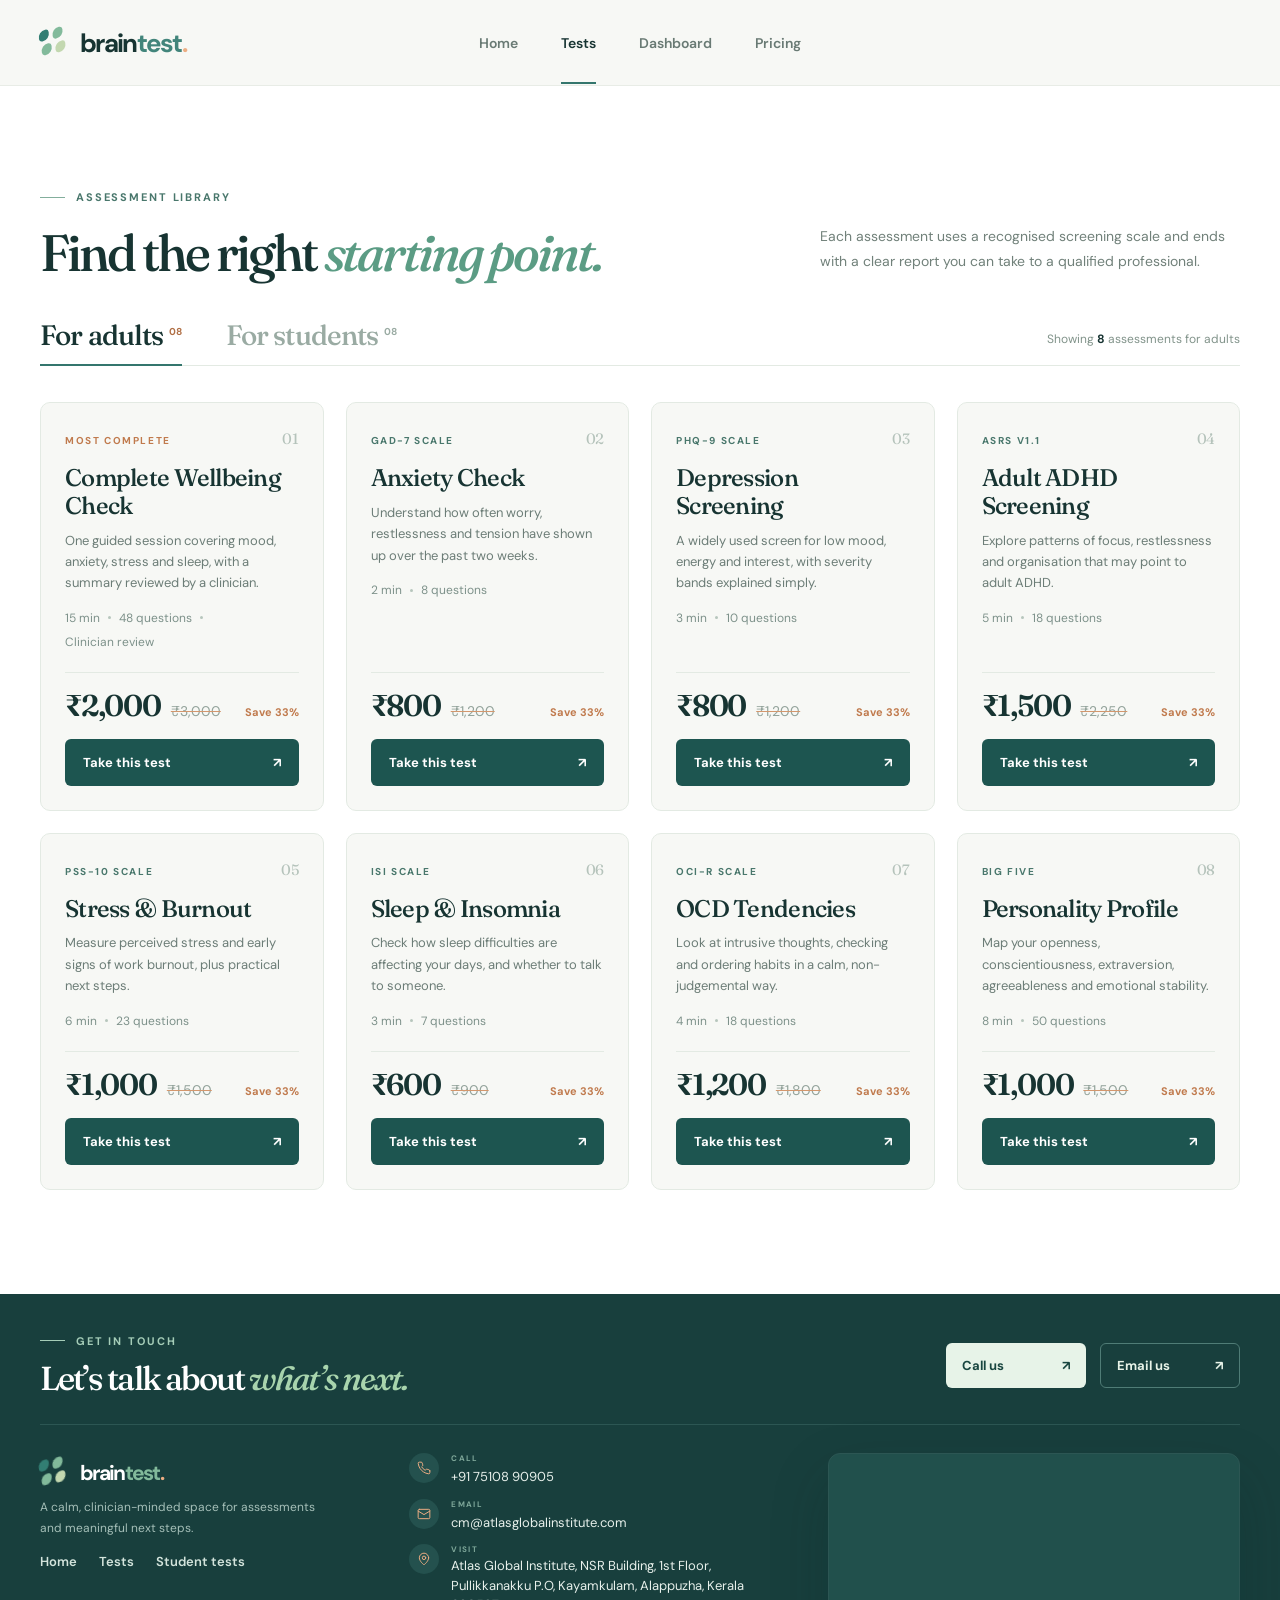
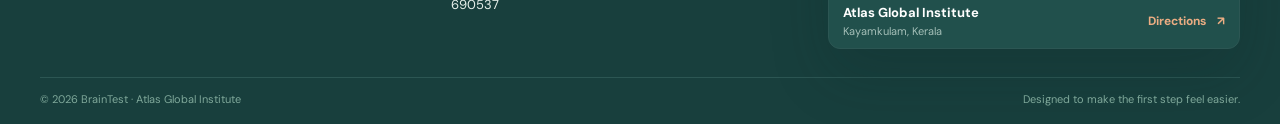
<file: tests.html>
<!doctype html>
<html lang="en">
  <head>
    <meta charset="UTF-8" />
    <meta name="viewport" content="width=device-width, initial-scale=1.0" />
    <title>BrainTest — Tests (sample)</title>
    <link rel="preconnect" href="https://fonts.googleapis.com" />
    <link rel="preconnect" href="https://fonts.gstatic.com" crossorigin />
    <link href="https://fonts.googleapis.com/css2?family=DM+Sans:wght@400;500;600;700&family=Fraunces:opsz,wght,SOFT,WONK@9..144,500,20,0;9..144,600,20,0&display=swap" rel="stylesheet" />
    <!-- Reuses the live site's stylesheet so tokens, buttons, kickers and headings match exactly -->
    <link rel="stylesheet" href="styles.css" />
    <style>
      /* ---- New styles for the test catalogue (would move into styles.css) ---- */
      .test-catalog{background:#fff}

      /* Header: heading left, lead right, bottoms aligned */
      .catalog-head{display:grid;grid-template-columns:1fr auto;gap:56px;align-items:end}
      .catalog-head h2{font-family:var(--display);font-weight:500;letter-spacing:-.058em;font-size:clamp(43px,4vw,62px);line-height:1.12;margin:20px 0 0}
      .catalog-head h2 em{font-weight:500;color:#5b9c84}
      .catalog-head p{width:420px;color:#71817a;font-size:14px;line-height:1.75;margin:0 0 8px}

      /* Editorial tabs on a hairline */
      .tabbar{display:flex;align-items:flex-end;justify-content:space-between;gap:20px;border-bottom:1px solid #e3eae3;margin-top:40px}
      .tabs{display:flex;gap:44px}
      .tab{position:relative;border:0;background:none;cursor:pointer;padding:0 0 16px;font-family:var(--display);font-size:28px;font-weight:500;letter-spacing:-.03em;line-height:1;color:#9aaba3;transition:color .2s}
      .tab:hover{color:#5b7b70}
      .tab sup{font-family:var(--body);font-size:10px;font-weight:700;letter-spacing:0;margin-left:5px}
      .tab[aria-selected=true]{color:var(--ink)}
      .tab[aria-selected=true] sup{color:#b06f45}
      .tab:after{content:"";position:absolute;left:0;right:0;bottom:-1px;height:2px;background:#34766d;transform:scaleX(0);transform-origin:left;transition:transform .3s}
      .tab[aria-selected=true]:after{transform:scaleX(1)}
      .tab:focus-visible{outline-offset:6px}
      .tab-count{font-size:12px;color:#81938a;padding-bottom:18px;white-space:nowrap}
      .tab-count strong{color:var(--ink)}

      /* Cards: no boxed chips, only type and hairlines */
      .test-grid{display:grid;grid-template-columns:repeat(4,minmax(0,1fr));gap:22px;margin-top:36px}
      .test-card{display:flex;flex-direction:column;background:var(--cream);border:1px solid #e3eae3;border-radius:10px;padding:26px 24px 24px;transition:transform .25s,box-shadow .25s,border-color .3s,background .3s,color .3s;animation:cardIn .4s both}
      .test-card:hover,.test-card:focus-within{transform:translateY(-4px);box-shadow:0 22px 45px #183f3d40}
      .test-card :is(.test-label,.test-num,p,.test-meta,.test-meta i,.test-price,.price-was,.price-save){transition:color .3s,background .3s,border-color .3s}
      .test-card:is(:hover,:focus-within){background:#183f3d;color:#fff;border-color:#183f3d}
      @keyframes cardIn{from{opacity:0;transform:translateY(12px)}to{opacity:1;transform:none}}
      .test-top{display:flex;align-items:baseline;justify-content:space-between;gap:12px}
      .test-label{font-size:10px;letter-spacing:.16em;font-weight:700;color:#49776c;text-transform:uppercase}
      .test-card:is(:hover,:focus-within) .test-label{color:#ecad83}
      /* "Most complete" / "Most popular" label stays orange so the top pick still stands out */
      .featured .test-label{color:#c07a4d}
      .test-num{font-family:var(--display);font-size:15px;color:#b5c3bb;letter-spacing:-.02em}
      .test-card:is(:hover,:focus-within) .test-num{color:#4f7c76}
      .test-card h3{font-family:var(--display);font-weight:500;font-size:24px;line-height:1.15;letter-spacing:-.03em;margin:16px 0 10px}
      .test-card p{margin:0;color:#6c7d77;font-size:13px;line-height:1.65}
      .test-card:is(:hover,:focus-within) p{color:#bbcfca}
      .test-meta{margin-top:16px;font-size:12px;color:#7d918a;display:flex;align-items:center;gap:8px;flex-wrap:wrap}
      .test-meta i{width:3px;height:3px;border-radius:50%;background:#b7c6bd}
      .test-card:is(:hover,:focus-within) .test-meta{color:#a5cdb8}
      .test-card:is(:hover,:focus-within) .test-meta i{background:#4f7c76}
      .test-foot{margin-top:auto;padding-top:22px}
      .test-price{display:flex;align-items:baseline;gap:10px;border-top:1px solid #e3eae3;padding-top:18px}
      .test-card:is(:hover,:focus-within) .test-price{border-color:#335e5a}
      .price-now{font-family:var(--display);font-size:30px;font-weight:600;letter-spacing:-.04em;line-height:1}
      .price-was{font-size:14px;color:#93a39b;text-decoration:line-through;text-decoration-color:#d3976d}
      .test-card:is(:hover,:focus-within) .price-was{color:#8fb0a6}
      .price-save{margin-left:auto;font-size:11px;font-weight:700;color:#c07a4d;white-space:nowrap}
      .test-card:is(:hover,:focus-within) .price-save{color:#ecad83}
      .test-card .button{width:100%;min-width:0;margin-top:18px;padding:15px 18px}
      /* On a green card the dark button flips to the light one so it stays visible */
      .test-card:is(:hover,:focus-within) .button-primary{background:#e7f3e8;color:#194640}
      .catalog-note{margin:28px 0 0;font-size:10px;color:#8a9890;line-height:1.5}

      @media(max-width:1100px){.test-grid{grid-template-columns:repeat(2,minmax(0,1fr))}}
      @media(max-width:760px){
        .catalog-head{grid-template-columns:1fr;gap:18px}
        .catalog-head p{width:auto;max-width:480px}
        .tab-count{display:none}
        .tabs{gap:30px}
        .tab{font-size:24px}
      }
      @media(max-width:560px){.test-grid{grid-template-columns:1fr}.tab{font-size:21px}}

      /* Sample-only banner */
      .sample-banner{background:#ecad83;color:#173432;text-align:center;font-size:12px;font-weight:700;padding:9px 16px}
    </style>
      <script src="script.js" defer></script>
  </head>
  <body>
    <header class="site-header">
      <div class="container nav-wrap">
        <a class="brand" href="index.html" aria-label="BrainTest home">
          <span class="brand-mark" aria-hidden="true"><span></span><span></span><span></span><span></span></span>
          <span>brain<span class="brand-accent">test</span><span class="brand-dot">.</span></span>
        </a>
        <button class="menu-toggle" type="button" aria-label="Open navigation" aria-expanded="false" aria-controls="site-nav">
          <span></span><span></span><span></span>
        </button>
        <nav class="site-nav" id="site-nav" aria-label="Main navigation">
          <a class="nav-link" href="index.html">Home</a>
          <a class="nav-link active" href="tests.html" aria-current="page">Tests</a>
          <a class="nav-link" href="dashboard.html">Dashboard</a>
          <a class="nav-link" href="pricing.html">Pricing</a>
        </nav>
      </div>
    </header>

    <main>
      <section class="test-catalog section-pad" id="tests" aria-labelledby="catalog-title">
        <div class="container">
          <div class="catalog-head">
            <div>
              <div class="section-kicker"><span></span> ASSESSMENT LIBRARY</div>
              <h2 id="catalog-title">Find the right <em>starting point.</em></h2>
            </div>
            <p>Each assessment uses a recognised screening scale and ends with a clear report you can take to a qualified professional.</p>
          </div>

          <div class="tabbar">
            <div class="tabs" role="tablist" aria-label="Choose who the tests are for">
              <button class="tab" type="button" role="tab" id="tab-adult" data-audience="adult" aria-controls="test-grid">For adults<sup>08</sup></button>
              <button class="tab" type="button" role="tab" id="tab-student" data-audience="student" aria-controls="test-grid">For students<sup>08</sup></button>
            </div>
            <span class="tab-count" aria-live="polite"></span>
          </div>

          <div class="test-grid" id="test-grid" role="tabpanel"></div>
        </div>
      </section>
    </main>
    <footer class="site-footer">
      <div class="container">
        <div class="footer-cta">
          <div>
            <div class="section-kicker light"><span></span> GET IN TOUCH</div>
            <h2>Let&rsquo;s talk about <em>what&rsquo;s next.</em></h2>
          </div>
          <div class="footer-cta-actions">
            <a class="button button-light" href="tel:+917510890905">Call us <span aria-hidden="true">↗</span></a>
            <a class="button button-outline" href="mailto:cm@atlasglobalinstitute.com">Email us <span aria-hidden="true">↗</span></a>
          </div>
        </div>
        <div class="footer-main">
          <div class="footer-about">
            <a class="brand" href="index.html"><span class="brand-mark" aria-hidden="true"><span></span><span></span><span></span><span></span></span><span>brain<span class="brand-accent">test</span><span class="brand-dot">.</span></span></a>
            <p>A calm, clinician-minded space for assessments and meaningful next steps.</p>
            <nav class="footer-links" aria-label="Footer"><a href="index.html">Home</a><a href="tests.html">Tests</a><a href="tests.html#students">Student tests</a></nav>
          </div>
          <ul class="footer-contact">
            <li><span class="footer-icon"><svg aria-hidden="true" viewBox="0 0 24 24"><path d="M22 16.9v3a2 2 0 0 1-2.2 2 19.8 19.8 0 0 1-8.6-3.1 19.5 19.5 0 0 1-6-6A19.8 19.8 0 0 1 2.1 4.2 2 2 0 0 1 4.1 2h3a2 2 0 0 1 2 1.7c.1 1 .4 1.9.7 2.8a2 2 0 0 1-.5 2.1L8 9.9a16 16 0 0 0 6 6l1.3-1.3a2 2 0 0 1 2.1-.4c.9.3 1.8.6 2.8.7a2 2 0 0 1 1.7 2z"/></svg></span><div><small>CALL</small><a href="tel:+917510890905">+91 75108 90905</a></div></li>
            <li><span class="footer-icon"><svg aria-hidden="true" viewBox="0 0 24 24"><rect x="2" y="4" width="20" height="16" rx="2"/><path d="m22 7-10 6L2 7"/></svg></span><div><small>EMAIL</small><a href="mailto:cm@atlasglobalinstitute.com">cm@atlasglobalinstitute.com</a></div></li>
            <li><span class="footer-icon"><svg aria-hidden="true" viewBox="0 0 24 24"><path d="M20 10c0 6-8 12-8 12S4 16 4 10a8 8 0 0 1 16 0z"/><circle cx="12" cy="10" r="3"/></svg></span><div><small>VISIT</small><address>Atlas Global Institute, NSR Building, 1st Floor,<br />Pullikkanakku P.O, Kayamkulam, Alappuzha, Kerala 690537</address></div></li>
          </ul>
          <div class="footer-map">
            <iframe title="Map showing Atlas Global Institute, Kayamkulam" src="https://maps.google.com/maps?q=Atlas+Global+Institute,+NSR+Building,+Pullikkanakku,+Kayamkulam,+Alappuzha,+Kerala+690537&amp;z=15&amp;output=embed" loading="lazy" referrerpolicy="no-referrer-when-downgrade"></iframe>
            <a class="footer-map-bar" href="https://maps.app.goo.gl/mPJT2xqTc3BGAL7p6?g_st=ac" target="_blank" rel="noopener"><span><strong>Atlas Global Institute</strong>Kayamkulam, Kerala</span><span class="footer-map-go">Directions <span aria-hidden="true">↗</span></span></a>
          </div>
        </div>
        <div class="footer-bottom"><span>© <span id="year">2026</span> BrainTest · Atlas Global Institute</span><span>Designed to make the first step feel easier.</span></div>
      </div>
    </footer>

    <script src="data/tests-data.js"></script>
    <script src="js/catalog.js"></script>
    <script>
      const TESTS = window.BRAIN_CATALOG.tests;

      // Struck-through "was" price is 1.5x the selling price (₹2,000 → ₹3,000)
      // Time and question count come from the researched questionnaires (data/tests-data.js)
      const DATA = window.TEST_DATA || {};
      const partsOf = (id) => {
        const d = DATA[id];
        if (!d) return [];
        if (!(d.componentsOf && d.componentsOf.length)) return [d];
        const own = (d.sections || []).some((s) => (s.questions || []).length);
        return [...d.componentsOf.flatMap(partsOf), ...(own ? [d] : [])];
      };
      Object.values(TESTS).flat().forEach((t) => {
        const parts = partsOf(t.id);
        if (!parts.length) return;
        const count = parts.reduce((n, d) => n + d.sections.reduce((m, s) => m + (s.questions || []).length, 0), 0);
        const minutes = DATA[t.id].estimatedMinutes || parts.reduce((m, d) => m + (d.estimatedMinutes || 0), 0);
        t.meta.splice(0, 2, `${minutes} min`, `${count} questions`);
      });

      const inr = (n) => '₹' + n.toLocaleString('en-IN');
      const wasPrice = (p) => Math.round((p * 1.5) / 50) * 50;
      const pad = (n) => String(n).padStart(2, '0');

      const grid = document.getElementById('test-grid');
      const tabs = document.querySelectorAll('.tab');
      const count = document.querySelector('.tab-count');

      function render(audience) {
        const tests = TESTS[audience];
        grid.innerHTML = tests.map((t, i) => {
          const was = wasPrice(t.price);
          const off = Math.round((1 - t.price / was) * 100);
          return `<article class="test-card${t.featured ? ' featured' : ''}" style="animation-delay:${i * 45}ms">
            <div class="test-top"><span class="test-label">${t.label}</span><span class="test-num">${pad(i + 1)}</span></div>
            <h3>${t.title}</h3>
            <p>${t.desc}</p>
            <div class="test-meta">${t.meta.join('<i aria-hidden="true"></i>')}</div>
            <div class="test-foot">
              <div class="test-price">
                <span class="price-now">${inr(t.price)}</span>
                <s class="price-was"><span class="sr-only">Original price </span>${inr(was)}</s>
                <span class="price-save">Save ${off}%</span>
              </div>
              <a class="button button-primary" href="take-test.html?test=${t.id}">Take this test <span aria-hidden="true">↗</span></a>
            </div>
          </article>`;
        }).join('');
        tabs.forEach((tab) => {
          const on = tab.dataset.audience === audience;
          tab.setAttribute('aria-selected', String(on));
          tab.tabIndex = on ? 0 : -1;
        });
        grid.setAttribute('aria-labelledby', `tab-${audience}`);
        count.innerHTML = `Showing <strong>${tests.length}</strong> assessments for ${audience === 'adult' ? 'adults' : 'students'}`;
      }

      tabs.forEach((tab) => {
        tab.addEventListener('click', () => render(tab.dataset.audience));
        // Arrow keys move between tabs
        tab.addEventListener('keydown', (e) => {
          if (e.key !== 'ArrowRight' && e.key !== 'ArrowLeft') return;
          const next = [...tabs].find((t) => t !== tab);
          next.focus();
          render(next.dataset.audience);
        });
      });

      // Deep links: #students opens the student view, anything else defaults to adults
      const fromHash = () => (location.hash === '#students' ? 'student' : 'adult');
      window.addEventListener('hashchange', () => render(fromHash()));
      render(fromHash());
    </script>
    <style>.sr-only{position:absolute;width:1px;height:1px;overflow:hidden;clip:rect(0 0 0 0);white-space:nowrap}</style>
  </body>
</html>
</file>
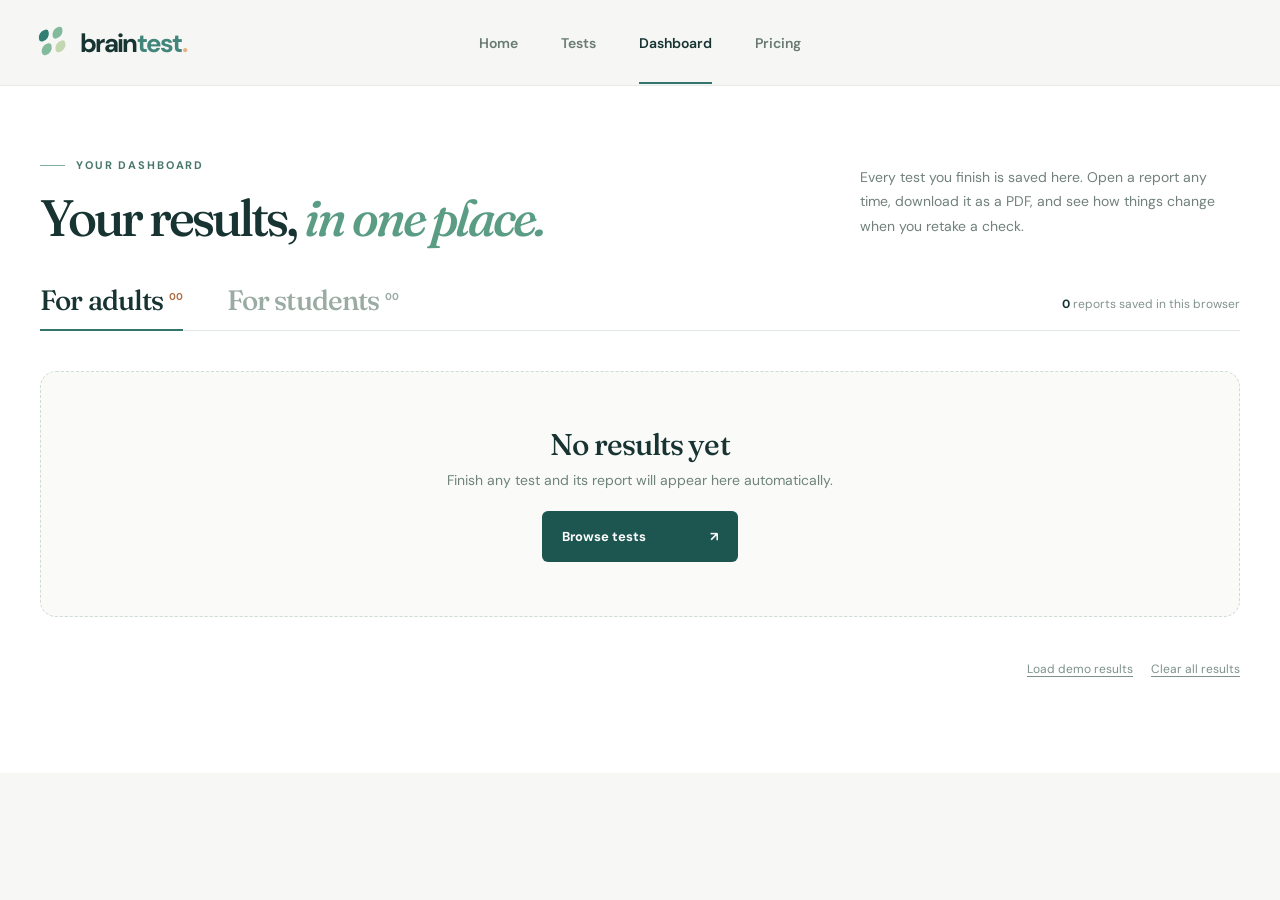
<file: samples/dashboard.html>
<!doctype html>
<html lang="en">
  <head>
    <meta charset="UTF-8" />
    <meta name="viewport" content="width=device-width, initial-scale=1.0" />
    <title>Dashboard — BrainTest (sample)</title>
    <link rel="preconnect" href="https://fonts.googleapis.com" />
    <link rel="preconnect" href="https://fonts.gstatic.com" crossorigin />
    <link href="https://fonts.googleapis.com/css2?family=DM+Sans:wght@400;500;600;700&family=Fraunces:opsz,wght,SOFT,WONK@9..144,500,20,0;9..144,600,20,0&display=swap" rel="stylesheet" />
    <link rel="stylesheet" href="../styles.css" />
    <style>
      .dash{background:#fff;padding:72px 0 96px;min-height:70vh}
      .dash-head{display:grid;grid-template-columns:1fr auto;gap:48px;align-items:end}
      .dash-head h1{font-family:var(--display);font-weight:500;letter-spacing:-.058em;font-size:clamp(40px,4vw,58px);line-height:1.1;margin:18px 0 0}
      .dash-head h1 em{font-weight:500;color:#5b9c84}
      .dash-head p{width:380px;color:#71817a;font-size:14px;line-height:1.75;margin:0 0 8px}
      .block{margin-top:44px}
      .block-head{display:flex;justify-content:space-between;align-items:baseline;gap:16px;margin-bottom:16px}
      .block-head h2{font-family:var(--display);font-weight:500;font-size:26px;letter-spacing:-.03em;margin:0}
      .block-head span{font-size:12px;color:#81938a}

      /* Snapshot tiles */
      .tiles{display:grid;grid-template-columns:repeat(5,minmax(0,1fr));gap:16px}
      .tile{display:flex;flex-direction:column;border:1px solid #e3eae3;border-radius:12px;padding:18px 18px 16px;background:var(--cream);transition:transform .2s,box-shadow .2s}
      a.tile:hover{transform:translateY(-3px);box-shadow:0 16px 34px #214f3e17}
      .tile small{font-size:10px;letter-spacing:.15em;font-weight:700;color:#49776c;text-transform:uppercase}
      .tile strong{font-family:var(--display);font-weight:500;font-size:19px;letter-spacing:-.02em;line-height:1.2;margin:10px 0 2px;min-height:46px}
      .tile .when{font-size:11px;color:#8ea69b;margin-top:6px}
      .tile.empty{background:#fff;border-style:dashed}
      .tile.empty strong{color:#93a39b}
      .tile.empty .go{margin-top:auto;font-size:12px;font-weight:700;color:#2f6f68}

      /* Progress */
      .progress-grid{display:grid;grid-template-columns:repeat(2,minmax(0,1fr));gap:18px}
      .panel{border:1px solid #e3eae3;border-radius:12px;padding:20px 22px;background:#fff}
      .panel h3{margin:0 0 4px;font-size:15px}
      .panel p{margin:0 0 12px;font-size:12px;color:#7d918a}
      .hint{border:1px dashed #cfdcd2;border-radius:12px;padding:18px 20px;font-size:13px;color:#6f8379;background:#fafbf8}

      /* Career hub */
      .hub{display:grid;grid-template-columns:1fr 1fr 1.2fr;gap:18px}
      .code{font-family:var(--display);font-size:46px;letter-spacing:.08em;color:#1d5550;line-height:1}
      .mini-bars .row{display:grid;grid-template-columns:1fr auto;gap:6px;font-size:12px;margin:10px 0 2px}

      /* History */
      .history{display:grid;gap:12px}
      .hist{display:grid;grid-template-columns:1.3fr 1fr auto;gap:20px;align-items:center;border:1px solid #e3eae3;border-radius:12px;padding:18px 22px;background:var(--cream)}
      .hist h3{margin:0;font-family:var(--display);font-weight:500;font-size:20px;letter-spacing:-.02em}
      .hist .date{font-size:12px;color:#8ea69b;margin-top:4px}
      .hist .res small{display:block;font-size:10px;letter-spacing:.14em;font-weight:700;color:#49776c;text-transform:uppercase}
      .hist .res strong{font-size:15px}
      .hist .actions{display:flex;gap:10px}
      .hist .button{min-width:0;padding:12px 16px}
      .button-ghost{background:#fff;color:#1d5550;box-shadow:inset 0 0 0 1px #c9d8cf}

      .empty-state{text-align:center;border:1px dashed #cfdcd2;border-radius:16px;padding:54px 24px;margin-top:40px;background:#fafbf8}
      .empty-state h2{font-family:var(--display);font-weight:500;font-size:30px;letter-spacing:-.03em;margin:0 0 8px}
      .empty-state p{color:#6f8379;font-size:14px;margin:0 0 22px}
      .empty-state .actions{display:flex;gap:12px;justify-content:center;flex-wrap:wrap}
      .dash-tools{display:flex;gap:18px;justify-content:flex-end;margin-top:44px;font-size:12px}
      .dash-tools button{background:none;border:0;padding:0;color:#7d918a;font:inherit;font-size:12px;cursor:pointer;text-decoration:underline;text-underline-offset:3px}
      .dash-tools button:hover{color:var(--ink)}

      @media(max-width:1100px){.tiles{grid-template-columns:repeat(3,minmax(0,1fr))}.hub{grid-template-columns:1fr 1fr}.hub .panel:last-child{grid-column:1 / -1}}
      @media(max-width:760px){.dash{padding:48px 0 72px}.dash-head{grid-template-columns:1fr;gap:16px}.dash-head p{width:auto}.tiles{grid-template-columns:repeat(2,minmax(0,1fr))}.progress-grid,.hub{grid-template-columns:1fr}.hist{grid-template-columns:1fr;gap:12px}}
    </style>
  </head>
  <body>
    <header class="site-header">
      <div class="container nav-wrap">
        <a class="brand" href="tests-sample.html" aria-label="BrainTest tests">
          <span class="brand-mark" aria-hidden="true"><span></span><span></span><span></span><span></span></span>
          <span>brain<span class="brand-accent">test</span><span class="brand-dot">.</span></span>
        </a>
        <nav class="site-nav" aria-label="Main navigation">
          <a class="nav-link" href="home-option-b.html">Home</a>
          <a class="nav-link" href="tests-sample.html">Tests</a>
          <a class="nav-link active" href="dashboard.html" aria-current="page">Dashboard</a>
          <a class="nav-link" href="pricing.html">Pricing</a>
        </nav>
      </div>
    </header>

    <main class="dash">
      <div class="container">
        <div class="dash-head">
          <div>
            <div class="section-kicker"><span></span> YOUR DASHBOARD</div>
            <h1>Your results, <em>in one place.</em></h1>
          </div>
          <p>Every test you finish is saved here. Open a report any time, download it as a PDF, and see how things change when you retake a check.</p>
        </div>
        <div class="tabbar">
          <div class="tabs" role="tablist" aria-label="Whose results">
            <button class="tab" type="button" role="tab" data-view="adult">For adults<sup id="n-adult">00</sup></button>
            <button class="tab" type="button" role="tab" data-view="student">For students<sup id="n-student">00</sup></button>
          </div>
          <span class="tab-count" id="saved-count"></span>
        </div>
        <div id="view"></div>
        <div class="dash-tools"><button type="button" id="demo">Load demo results</button><button type="button" id="clear">Clear all results</button></div>
      </div>
    </main>

    <script src="data/tests-data.js"></script>
    <script src="js/engine.js"></script>
    <script src="js/charts.js"></script>
    <script>
      const Engine = window.BrainEngine, C = window.BrainCharts, esc = C.esc;
      C.injectStyles();
      const view = document.getElementById('view');
      const tabs = document.querySelectorAll('.tab');

      // The areas each dashboard tracks: which test, and which of its scores
      const AREAS = {
        adult: [
          { name: 'Mood', part: 'depression', key: 'phq9', test: 'depression' },
          { name: 'Anxiety', part: 'anxiety', key: 'gad7', test: 'anxiety' },
          { name: 'Stress', part: 'stress-burnout', key: 'pss10', test: 'stress-burnout' },
          { name: 'Burnout', part: 'stress-burnout', key: 'cbi_personal', test: 'stress-burnout' },
          { name: 'Sleep', part: 'sleep', key: 'total', test: 'sleep' },
        ],
        student: [
          { name: 'Exam stress', part: 'exam-stress', key: 'main', test: 'exam-stress' },
          { name: 'Emotional wellbeing', part: 'emotional-wellbeing', key: 'total_difficulties', test: 'emotional-wellbeing' },
          { name: 'Focus', part: 'focus-attention', key: 'combined_parent', test: 'focus-attention' },
          { name: 'Study habits', part: 'study-habits', key: 'overall', test: 'study-habits' },
          { name: 'How you learn', part: 'learning-style', key: 'DA', test: 'learning-style' },
        ],
      };

      const dateShort = (d) => new Date(d).toLocaleDateString('en-IN', { day: 'numeric', month: 'short', year: 'numeric' });
      const byNewest = (a, b) => new Date(b.date) - new Date(a.date);

      // Every saved reading of one area, oldest first (a composite test counts too)
      function series(records, area) {
        return records.flatMap((rec) => rec.parts.filter((p) => p.id === area.part).flatMap((p) => p.results.filter((r) => r.key === area.key).map((r) => ({ rec, r, date: rec.date, score: r.score }))))
          .sort((a, b) => new Date(a.date) - new Date(b.date));
      }

      function snapshot(records, audience) {
        return `<section class="block"><div class="block-head"><h2>${audience === 'adult' ? 'Wellbeing snapshot' : 'Wellbeing at school'}</h2><span>Your latest result in each area</span></div>
          <div class="tiles">${AREAS[audience].map((area) => {
            const s = series(records, area);
            const last = s[s.length - 1];
            if (!last) return `<a class="tile empty" href="take-test.html?test=${area.test}"><small>${esc(area.name)}</small><strong>Not checked yet</strong><span class="go">Take the test ↗</span></a>`;
            return `<a class="tile" href="report.html?id=${last.rec.id}"><small>${esc(area.name)}</small><strong>${esc(last.r.band ? last.r.band.label : last.r.score)}</strong>${C.bandBar(last.r, { compact: true, width: 220 })}<span class="when">${esc(dateShort(last.date))}${s.length > 1 ? ` · ${s.length} check-ins` : ''}</span></a>`;
          }).join('')}</div></section>`;
      }

      function progress(records, audience) {
        const charts = AREAS[audience].map((area) => ({ area, s: series(records, area) })).filter((x) => x.s.length >= 2);
        return `<section class="block"><div class="block-head"><h2>Progress over time</h2><span>Lower is calmer for most checks</span></div>
          ${charts.length ? `<div class="progress-grid">${charts.map(({ area, s }) => {
            const last = s[s.length - 1].r;
            return `<div class="panel"><h3>${esc(area.name)}</h3><p>${esc(last.name)} · ${s.length} check-ins</p>${C.progressLine(s.map((x) => ({ date: x.date, score: x.score })), last)}</div>`;
          }).join('')}</div>` : `<div class="hint">Take a check again in about 2 weeks to see your progress here.</div>`}</section>`;
      }

      function careerHub(records) {
        const latest = (id) => records.filter((r) => r.parts.some((p) => p.id === id)).sort(byNewest)[0];
        const partOf = (rec, id) => rec && rec.parts.find((p) => p.id === id);
        const interest = latest('career-interest'), aptitude = latest('career-aptitude');
        const stream = records.filter((r) => r.testId === 'stream-selector').sort(byNewest)[0];
        const ip = partOf(interest, 'career-interest'), ap = partOf(aptitude, 'career-aptitude'), sp = partOf(stream, 'stream-selector');
        const empty = (title, test) => `<div class="panel"><h3>${title}</h3><p>Not taken yet.</p><a class="button button-primary" href="take-test.html?test=${test}">Start <span aria-hidden="true">↗</span></a></div>`;
        const code = ip ? [...ip.results].sort((a, b) => b.score - a.score).slice(0, 3) : [];
        return `<section class="block"><div class="block-head"><h2>Career profile</h2><span>Interests, thinking skills and stream fit together</span></div><div class="hub">
          ${ip ? `<a class="panel" href="report.html?id=${interest.id}"><h3>Your Holland code</h3><p>${esc(dateShort(interest.date))}</p><div class="code">${code.map((r) => r.key).join('')}</div><p style="margin-top:8px">${esc(code.map((r) => r.name.replace(/\s*\(.*\)/, '')).join(' · '))}</p>${C.hexagon(ip.results, { width: 220 })}</a>` : empty('Your Holland code', 'career-interest')}
          ${ap ? `<a class="panel mini-bars" href="report.html?id=${aptitude.id}"><h3>Thinking skills</h3><p>${esc(dateShort(aptitude.date))}</p>${ap.results.map((r) => `<div class="row"><span>${esc(r.name)}</span><strong>${r.score} / ${r.range ? r.range[1] : ''}</strong></div>${C.bandBar(r, { compact: true, width: 260 })}`).join('')}</a>` : empty('Thinking skills', 'career-aptitude')}
          ${sp ? `<a class="panel" href="report.html?id=${stream.id}"><h3>Stream fit</h3><p>${esc(Engine.headline(stream).big)} · ${esc(dateShort(stream.date))}</p>${C.stackedFit(sp.results)}</a>` : empty('Stream fit', 'stream-selector')}
        </div></section>`;
      }

      function historyList(records) {
        return `<section class="block"><div class="block-head"><h2>All reports</h2><span>${records.length} saved</span></div><div class="history">${records.sort(byNewest).map((rec) => {
          const h = Engine.headline(rec);
          return `<div class="hist"><div><h3>${esc(rec.title)}</h3><div class="date">${esc(dateShort(rec.date))}</div></div>
            <div class="res"><small>${esc(h.label)}</small><strong>${esc(h.big)}</strong></div>
            <div class="actions"><a class="button button-primary" href="report.html?id=${rec.id}">View report <span aria-hidden="true">↗</span></a><a class="button button-ghost" href="report.html?id=${rec.id}&print=1">Download PDF <span aria-hidden="true">↓</span></a></div></div>`;
        }).join('')}</div></section>`;
      }

      function render(audience) {
        const all = Engine.loadResults();
        const mine = all.filter((r) => (r.audience || 'adult') === audience);
        document.getElementById('n-adult').textContent = String(all.filter((r) => (r.audience || 'adult') === 'adult').length).padStart(2, '0');
        document.getElementById('n-student').textContent = String(all.filter((r) => r.audience === 'student').length).padStart(2, '0');
        document.getElementById('saved-count').innerHTML = `<strong>${all.length}</strong> reports saved in this browser`;
        tabs.forEach((t) => t.setAttribute('aria-selected', String(t.dataset.view === audience)));
        if (!mine.length) {
          view.innerHTML = `<div class="empty-state"><h2>No ${audience === 'adult' ? '' : 'student '}results yet</h2><p>Finish any test and its report will appear here automatically.</p><div class="actions"><a class="button button-primary" href="tests-sample.html${audience === 'student' ? '#students' : ''}">Browse tests <span aria-hidden="true">↗</span></a></div></div>`;
          return;
        }
        view.innerHTML = (audience === 'adult' ? snapshot(mine, 'adult') + progress(mine, 'adult') : careerHub(mine) + snapshot(mine, 'student') + progress(mine, 'student')) + historyList(mine);
      }

      // Demo data: realistic answers at a chosen level so the charts have something to show
      function demoAnswers(testId, level) {
        const { items } = Engine.buildItems(testId);
        const offsets = {};
        const answers = {};
        items.forEach((it) => {
          const k = Engine.keyOf(it);
          if (it.q.type === 'number') { answers[k] = Math.round(58 + level * 30 + Math.random() * 10); return; }
          if (!it.options.length) return;
          // Demo data only touches the self-harm question at the highest levels, so demos aren't alarming
          if (it.q.safetyItem && level < 0.8) { answers[k] = [...it.options].sort((a, b) => Number(a.value) - Number(b.value))[0].value; return; }
          if (it.q.correct !== undefined && it.q.correct !== null) {
            answers[k] = Math.random() < 0.35 + level * 0.5 ? it.q.correct : it.options[Math.floor(Math.random() * it.options.length)].value;
            return;
          }
          const f = it.q.factor || it.section.id;
          // Profile tests get distinct highs and lows; symptom checks stay steady so trends read clearly
          if (offsets[f] === undefined) offsets[f] = PROFILE_TESTS.includes(testId) ? (Math.random() - 0.5) * 0.7 : 0;
          const sorted = [...it.options].sort((a, b) => Number(a.value) - Number(b.value));
          // The trait level is shared; reverse-worded questions are answered the opposite way
          const base = Math.max(0, Math.min(1, level + offsets[f]));
          const lvl = it.q.reverse ? 1 - base : base;
          const idx = Math.max(0, Math.min(sorted.length - 1, Math.round(lvl * (sorted.length - 1) + (Math.random() - 0.5) * 0.6)));
          answers[k] = sorted[idx].value;
        });
        return answers;
      }

      const PROFILE_TESTS = ['personality', 'career-interest', 'career-aptitude', 'stream-selector', 'learning-style', 'study-habits'];
      const DEMO = [
        ['depression', 56, 0.72], ['depression', 35, 0.55], ['depression', 14, 0.38], ['depression', 1, 0.22],
        ['anxiety', 56, 0.7], ['anxiety', 35, 0.58], ['anxiety', 14, 0.42], ['anxiety', 1, 0.3],
        ['sleep', 42, 0.62], ['sleep', 14, 0.4], ['stress-burnout', 30, 0.5], ['wellbeing', 3, 0.3], ['personality', 20, 0.5],
        ['career-interest', 10, 0.55], ['career-aptitude', 9, 0.6], ['stream-selector', 8, 0.6],
        ['exam-stress', 40, 0.75], ['exam-stress', 12, 0.5], ['exam-stress', 2, 0.35], ['study-habits', 6, 0.55],
      ];
      document.getElementById('demo').onclick = () => {
        const now = Date.now();
        const recs = DEMO.map(([id, daysAgo, level]) => Engine.toRecord(id, demoAnswers(id, level), new Date(now - daysAgo * 864e5)));
        Engine.saveAll(Engine.loadResults().concat(recs));
        render(current());
      };
      document.getElementById('clear').onclick = () => {
        if (confirm('Remove all saved results from this browser?')) { Engine.clearResults(); render(current()); }
      };

      const current = () => (location.hash === '#students' ? 'student' : 'adult');
      tabs.forEach((t) => t.onclick = () => { history.replaceState(null, '', t.dataset.view === 'student' ? '#students' : '#'); render(t.dataset.view); });
      window.addEventListener('hashchange', () => render(current()));
      render(current());
    </script>
  </body>
</html>
</file>
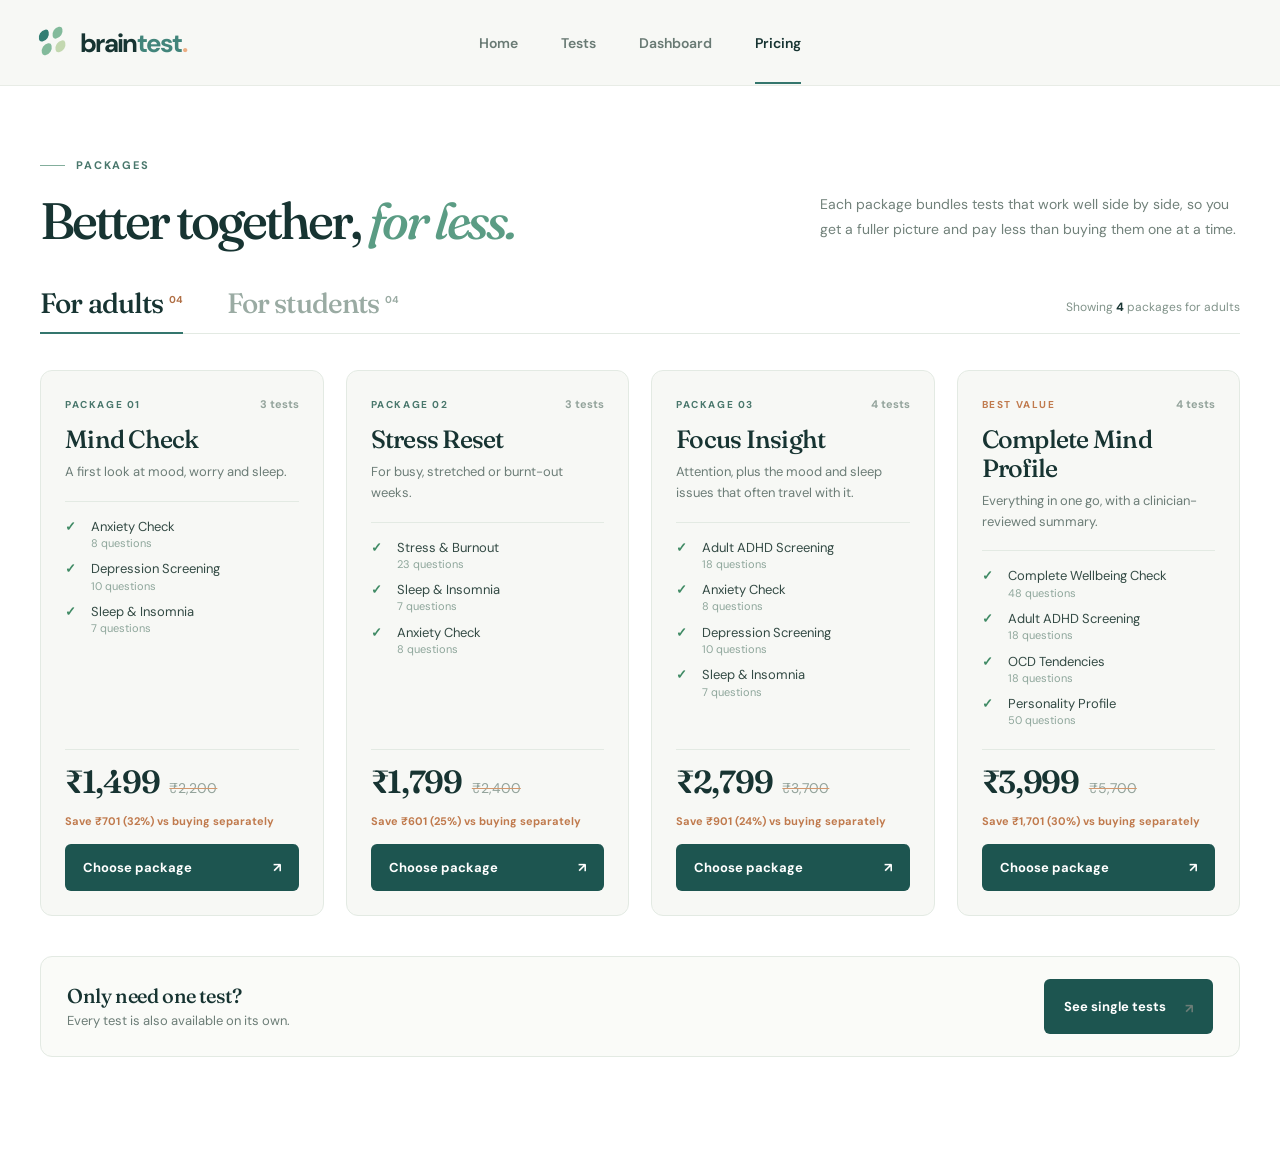
<file: samples/pricing.html>
<!doctype html>
<html lang="en">
  <head>
    <meta charset="UTF-8" />
    <meta name="viewport" content="width=device-width, initial-scale=1.0" />
    <title>Packages — BrainTest (sample)</title>
    <link rel="preconnect" href="https://fonts.googleapis.com" />
    <link rel="preconnect" href="https://fonts.gstatic.com" crossorigin />
    <link href="https://fonts.googleapis.com/css2?family=DM+Sans:wght@400;500;600;700&family=Fraunces:opsz,wght,SOFT,WONK@9..144,500,20,0;9..144,600,20,0&display=swap" rel="stylesheet" />
    <link rel="stylesheet" href="../styles.css" />
    <style>
      .pricing{background:#fff;padding:72px 0 96px}
      .pkg-grid{display:grid;grid-template-columns:repeat(4,minmax(0,1fr));gap:22px;margin-top:36px}

      /* Package cards follow the test cards: cream at rest, deep green on hover */
      .pkg{display:flex;flex-direction:column;background:var(--cream);border:1px solid #e3eae3;border-radius:12px;padding:26px 24px 24px;transition:transform .25s,box-shadow .25s,border-color .3s,background .3s,color .3s;animation:pkgIn .4s both}
      .pkg:hover,.pkg:focus-within{transform:translateY(-4px);box-shadow:0 22px 45px #183f3d40;background:#183f3d;border-color:#183f3d;color:#fff}
      @keyframes pkgIn{from{opacity:0;transform:translateY(12px)}to{opacity:1;transform:none}}
      .pkg :is(.pkg-label,.pkg-count,p,.pkg-list li,.pkg-list li:before,.pkg-price,.pkg-was,.pkg-save){transition:color .3s,background .3s,border-color .3s}
      .pkg-top{display:flex;justify-content:space-between;align-items:baseline;gap:10px}
      .pkg-label{font-size:10px;letter-spacing:.16em;font-weight:700;color:#49776c;text-transform:uppercase}
      .pkg.featured .pkg-label{color:#c07a4d}
      .pkg-count{font-size:11px;font-weight:700;color:#93a39b}
      .pkg h3{font-family:var(--display);font-weight:500;font-size:25px;line-height:1.15;letter-spacing:-.03em;margin:14px 0 8px}
      .pkg p{margin:0;color:#6c7d77;font-size:13px;line-height:1.6}
      .pkg-list{list-style:none;margin:18px 0 0;padding:16px 0 0;border-top:1px solid #e3eae3;display:grid;gap:9px}
      .pkg-list li{display:grid;grid-template-columns:18px 1fr;gap:8px;font-size:13px;color:#334a44;line-height:1.4}
      .pkg-list li:before{content:"✓";color:#3f8a64;font-weight:700}
      .pkg-list small{display:block;font-size:11px;color:#8ea69b}
      .pkg-foot{margin-top:auto;padding-top:20px}
      .pkg-price{display:flex;align-items:baseline;gap:10px;flex-wrap:wrap;border-top:1px solid #e3eae3;padding-top:16px}
      .pkg-now{font-family:var(--display);font-size:32px;font-weight:600;letter-spacing:-.04em;line-height:1}
      .pkg-was{font-size:14px;color:#93a39b;text-decoration:line-through;text-decoration-color:#d3976d}
      .pkg-save{display:block;width:100%;font-size:11px;font-weight:700;color:#c07a4d;margin-top:6px}
      .pkg .button{width:100%;min-width:0;margin-top:16px;padding:15px 18px}
      .pkg:is(:hover,:focus-within) :is(.pkg-label,.pkg-save){color:#ecad83}
      .pkg:is(:hover,:focus-within) .pkg-count{color:#7fa89a}
      .pkg:is(:hover,:focus-within) p,.pkg:is(:hover,:focus-within) .pkg-list small{color:#bbcfca}
      .pkg:is(:hover,:focus-within) .pkg-list li{color:#e7f0eb}
      .pkg:is(:hover,:focus-within) .pkg-list li:before{color:#a8d4ad}
      .pkg:is(:hover,:focus-within) :is(.pkg-list,.pkg-price){border-color:#335e5a}
      .pkg:is(:hover,:focus-within) .pkg-was{color:#8fb0a6}
      .pkg:is(:hover,:focus-within) .button-primary{background:#e7f3e8;color:#194640}

      .single-note{display:flex;justify-content:space-between;align-items:center;gap:20px;margin-top:40px;padding:22px 26px;border:1px solid #e3eae3;border-radius:12px;background:#fafbf8}
      .single-note strong{font-family:var(--display);font-weight:500;font-size:20px;letter-spacing:-.02em}
      .single-note span{display:block;font-size:13px;color:#6c7d77;margin-top:4px}
      .single-note .button{min-width:0}

      @media(max-width:1100px){.pkg-grid{grid-template-columns:repeat(2,minmax(0,1fr))}}
      @media(max-width:760px){.pricing{padding:48px 0 72px}.single-note{flex-direction:column;align-items:flex-start}}
      @media(max-width:560px){.pkg-grid{grid-template-columns:1fr}}
    </style>
  </head>
  <body>
    <header class="site-header">
      <div class="container nav-wrap">
        <a class="brand" href="home-option-b.html" aria-label="BrainTest home">
          <span class="brand-mark" aria-hidden="true"><span></span><span></span><span></span><span></span></span>
          <span>brain<span class="brand-accent">test</span><span class="brand-dot">.</span></span>
        </a>
        <nav class="site-nav" aria-label="Main navigation">
          <a class="nav-link" href="home-option-b.html">Home</a>
          <a class="nav-link" href="tests-sample.html">Tests</a>
          <a class="nav-link" href="dashboard.html">Dashboard</a>
          <a class="nav-link active" href="pricing.html" aria-current="page">Pricing</a>
        </nav>
      </div>
    </header>

    <main class="pricing">
      <div class="container">
        <div class="catalog-head">
          <div>
            <div class="section-kicker"><span></span> PACKAGES</div>
            <h2>Better together, <em>for less.</em></h2>
          </div>
          <p>Each package bundles tests that work well side by side, so you get a fuller picture and pay less than buying them one at a time.</p>
        </div>

        <div class="tabbar">
          <div class="tabs" role="tablist" aria-label="Choose who the packages are for">
            <button class="tab" type="button" role="tab" data-audience="adult" aria-controls="pkg-grid">For adults<sup>04</sup></button>
            <button class="tab" type="button" role="tab" data-audience="student" aria-controls="pkg-grid">For students<sup>04</sup></button>
          </div>
          <span class="tab-count" aria-live="polite"></span>
        </div>

        <div class="pkg-grid" id="pkg-grid" role="tabpanel"></div>

        <div class="single-note">
          <div><strong>Only need one test?</strong><span>Every test is also available on its own.</span></div>
          <a class="button button-primary" id="single-link" href="tests-sample.html">See single tests <span aria-hidden="true">↗</span></a>
        </div>
      </div>
    </main>

    <script src="data/tests-data.js"></script>
    <script src="js/catalog.js"></script>
    <script>
      const { tests: TESTS, packages: PACKAGES } = window.BRAIN_CATALOG;
      const DATA = window.TEST_DATA || {};
      const byId = Object.fromEntries(Object.values(TESTS).flat().map((t) => [t.id, t]));
      const inr = (n) => '₹' + n.toLocaleString('en-IN');
      const esc = (s) => String(s ?? '').replace(/[&<>"]/g, (c) => ({ '&': '&amp;', '<': '&lt;', '>': '&gt;', '"': '&quot;' }[c]));
      const grid = document.getElementById('pkg-grid');
      const tabs = document.querySelectorAll('.tab');
      const count = document.querySelector('.tab-count');

      // Real question count for a test (composites include their component tests)
      function questions(id) {
        const d = DATA[id];
        if (!d) return 0;
        const own = (d.sections || []).reduce((n, s) => n + (s.questions || []).length, 0);
        return own + (d.componentsOf || []).reduce((n, c) => n + questions(c), 0);
      }

      function render(audience) {
        const list = PACKAGES[audience];
        grid.innerHTML = list.map((p, i) => {
          const separately = p.tests.reduce((s, id) => s + byId[id].price, 0);
          const saved = separately - p.price;
          return `<article class="pkg${p.featured ? ' featured' : ''}" style="animation-delay:${i * 50}ms">
            <div class="pkg-top"><span class="pkg-label">${p.featured ? 'Best value' : `Package ${String(i + 1).padStart(2, '0')}`}</span><span class="pkg-count">${p.tests.length} tests</span></div>
            <h3>${esc(p.name)}</h3>
            <p>${esc(p.tagline)}</p>
            <ul class="pkg-list">${p.tests.map((id) => `<li><span>${esc(byId[id].title)}<small>${questions(id)} questions${id === 'focus-attention' ? ' · answered by a parent' : ''}</small></span></li>`).join('')}</ul>
            <div class="pkg-foot">
              <div class="pkg-price">
                <span class="pkg-now">${inr(p.price)}</span>
                <s class="pkg-was">${inr(separately)}</s>
                <span class="pkg-save">Save ${inr(saved)} (${Math.round((saved / separately) * 100)}%) vs buying separately</span>
              </div>
              <a class="button button-primary" href="take-test.html?test=${p.tests[0]}">Choose package <span aria-hidden="true">↗</span></a>
            </div>
          </article>`;
        }).join('');
        tabs.forEach((t) => {
          const on = t.dataset.audience === audience;
          t.setAttribute('aria-selected', String(on));
          t.tabIndex = on ? 0 : -1;
        });
        count.innerHTML = `Showing <strong>${list.length}</strong> packages for ${audience === 'adult' ? 'adults' : 'students'}`;
        document.getElementById('single-link').href = 'tests-sample.html' + (audience === 'student' ? '#students' : '');
      }

      tabs.forEach((t) => (t.onclick = () => { history.replaceState(null, '', t.dataset.audience === 'student' ? '#students' : '#'); render(t.dataset.audience); }));
      render(location.hash === '#students' ? 'student' : 'adult');
    </script>
  </body>
</html>
</file>
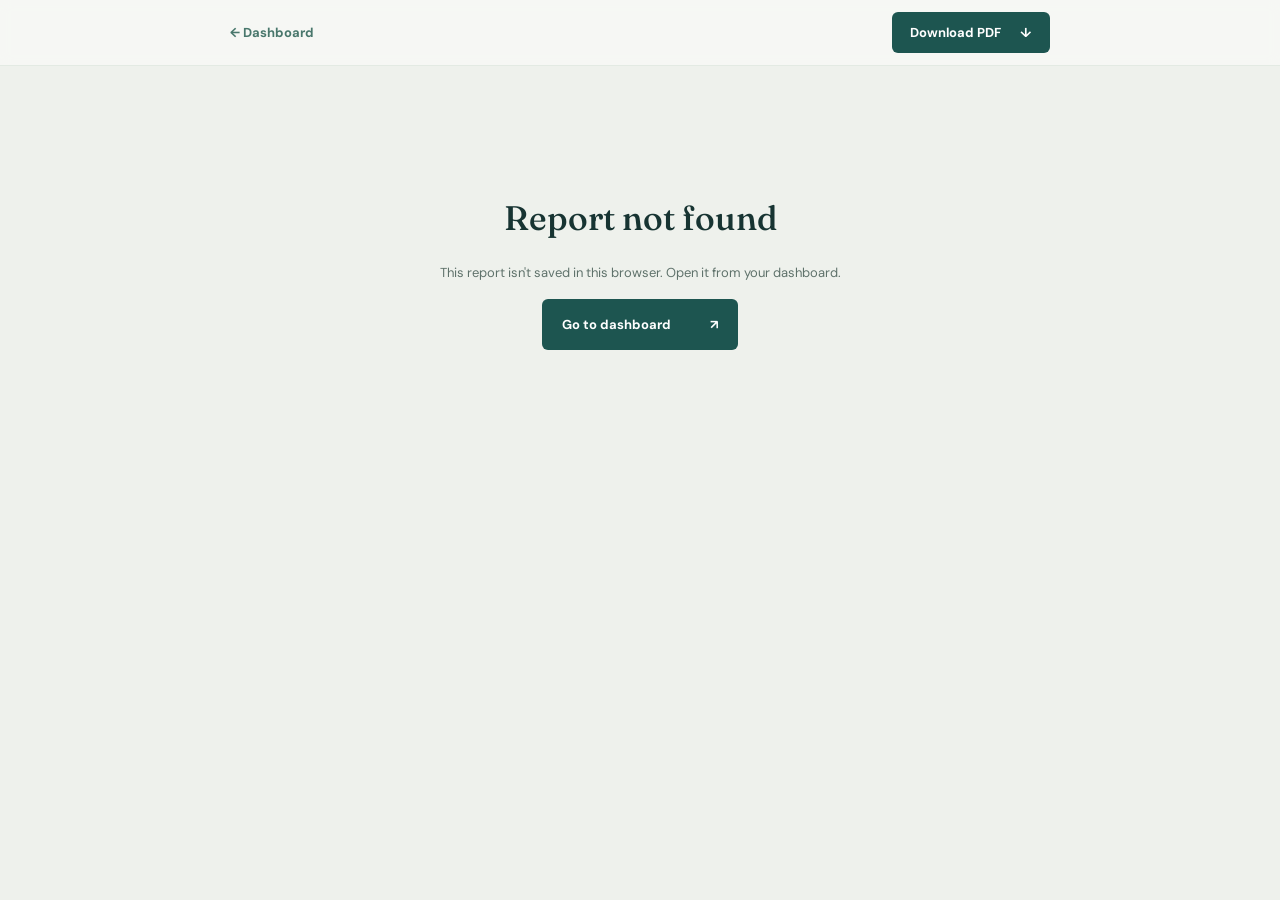
<file: samples/report.html>
<!doctype html>
<html lang="en">
  <head>
    <meta charset="UTF-8" />
    <meta name="viewport" content="width=device-width, initial-scale=1.0" />
    <title>Report — BrainTest (sample)</title>
    <link rel="preconnect" href="https://fonts.googleapis.com" />
    <link rel="preconnect" href="https://fonts.gstatic.com" crossorigin />
    <link href="https://fonts.googleapis.com/css2?family=DM+Sans:wght@400;500;600;700&family=Fraunces:opsz,wght,SOFT,WONK@9..144,500,20,0;9..144,600,20,0&display=swap" rel="stylesheet" />
    <link rel="stylesheet" href="../styles.css" />
    <style>
      body{background:#eef1ec}
      .toolbar{position:sticky;top:0;z-index:5;background:#f7f8f5ee;backdrop-filter:blur(6px);border-bottom:1px solid #e3eae3}
      .toolbar-inner{width:min(100% - 32px,820px);margin:0 auto;display:flex;align-items:center;justify-content:space-between;gap:12px;padding:12px 0}
      .toolbar a.back{font-size:13px;font-weight:700;color:#49776c}
      .toolbar .button{min-width:0;border:0;cursor:pointer;padding:12px 18px}
      .pages{width:min(100% - 32px,820px);margin:28px auto 60px;display:grid;gap:28px}
      .page{background:#fff;border-radius:14px;box-shadow:0 20px 60px #1d4a401a;padding:48px 52px}

      /* Page header */
      .rhead{display:flex;justify-content:space-between;align-items:center;gap:16px;padding-bottom:18px;border-bottom:1px solid #e3eae3}
      .rhead .brand{font-size:20px}
      .rmeta{text-align:right;font-size:11px;color:#7d918a;line-height:1.6}
      .rmeta strong{color:var(--ink)}
      .rkicker{font-size:10px;letter-spacing:.17em;font-weight:700;color:#49776c;text-transform:uppercase;margin:28px 0 0}
      .rtitle{font-family:var(--display);font-weight:500;font-size:40px;line-height:1.08;letter-spacing:-.05em;margin:8px 0 0}

      /* Headline result */
      .hero-res{margin-top:22px;border-radius:12px;background:linear-gradient(135deg,#dfeee5,#f3f2ea);padding:22px 26px;display:flex;align-items:center;justify-content:space-between;gap:20px}
      .hero-res small{display:block;font-size:10px;letter-spacing:.15em;font-weight:700;color:#49776c;text-transform:uppercase}
      .hero-res strong{display:block;font-family:var(--display);font-weight:500;font-size:30px;letter-spacing:-.03em;line-height:1.15;margin-top:6px}
      .hero-res span{font-size:13px;color:#5f726b}

      .rsec{margin-top:30px}
      .rsec h2{font-family:var(--display);font-weight:500;font-size:22px;letter-spacing:-.02em;margin:0 0 14px}
      .scale{padding:14px 0;border-bottom:1px solid #edf1ec}
      .scale:last-child{border-bottom:0}
      .scale-top{display:flex;justify-content:space-between;align-items:baseline;gap:12px;margin-bottom:6px}
      .scale-top strong{font-size:14px}
      .scale-top span{font-family:var(--display);font-size:20px;font-weight:600}
      .scale-top span small{font-family:var(--body);font-size:11px;color:#93a39b;font-weight:500}
      .meaning{margin:0;font-size:13px;color:#5f726b;line-height:1.65}
      .meaning b{color:#b06f45;font-size:11px;letter-spacing:.08em;text-transform:uppercase;margin-right:6px}
      .tiles{display:grid;grid-template-columns:repeat(2,1fr);gap:12px}
      .tile{border:1px solid #e3eae3;border-radius:10px;padding:14px 16px}
      .tile h3{margin:0;font-size:13px}
      .tile p{margin:4px 0 0;font-size:11px;color:#b06f45;font-weight:700;letter-spacing:.06em;text-transform:uppercase}
      .tile .val{float:right;font-family:var(--display);font-weight:600;font-size:18px}
      .two{display:grid;grid-template-columns:auto 1fr;gap:28px;align-items:center}
      .careers{display:grid;gap:10px}
      .career{border-left:3px solid #d3976d;padding:4px 0 4px 14px}
      .career strong{display:block;font-size:14px}
      .career span{font-size:12px;color:#5f726b;line-height:1.55}
      .steps{counter-reset:s;list-style:none;margin:0;padding:0;display:grid;gap:10px}
      .steps li{counter-increment:s;display:grid;grid-template-columns:28px 1fr;gap:12px;font-size:13px;color:#4d665d;line-height:1.6}
      .steps li:before{content:counter(s);width:26px;height:26px;border-radius:50%;background:#e2efe6;color:#2f6f68;font-weight:700;font-size:12px;display:grid;place-items:center}
      .support{margin-top:26px;border:1px solid #e8b48f;background:#fdf3ea;border-radius:10px;padding:18px 20px;font-size:13px;color:#6d4a33;line-height:1.6}
      .support h3{margin:0 0 6px;font-size:15px;color:#8a4a22}
      .support p{margin:0 0 6px}

      /* Clinician page */
      table{width:100%;border-collapse:collapse;font-size:12px}
      th{text-align:left;font-size:9px;letter-spacing:.13em;text-transform:uppercase;color:#7d918a;padding:8px 8px;border-bottom:1px solid #d9e3db}
      td{padding:7px 8px;border-bottom:1px solid #eef2ee;color:#334a44;vertical-align:top}
      th.num,td.num{text-align:right;white-space:nowrap;font-variant-numeric:tabular-nums}
      .inst{font-size:12px;color:#7d918a;margin:-8px 0 12px}
      .part + .part{margin-top:30px}
      .empty{max-width:560px;margin:80px auto;text-align:center}
      .empty h1{font-family:var(--display);font-weight:500;font-size:34px}

      @media(max-width:640px){.page{padding:30px 22px}.rtitle{font-size:32px}.hero-res{flex-direction:column;align-items:flex-start}.tiles{grid-template-columns:1fr}.two{grid-template-columns:1fr}.rhead{flex-direction:column;align-items:flex-start}.rmeta{text-align:left}}

      /* Download as PDF: browser print, one report page per sheet */
      @page{size:A4;margin:12mm}
      @media print{
        body{background:#fff}
        .toolbar{display:none}
        .pages{width:auto;margin:0;gap:0}
        .page{box-shadow:none;border-radius:0;padding:0}
        .page + .page{break-before:page}
        .scale,.tile,.career,.support,tr,.slider,.sym-row{break-inside:avoid}
        /* Tighter rhythm on paper so the summary fits its own sheet */
        .page{zoom:.86}
        .rsec{margin-top:18px}
        .rkicker{margin-top:16px}
        .hero-res{margin-top:14px;padding:14px 20px}
        .support{margin-top:16px;padding:12px 16px;font-size:12px}
        .scale{padding:8px 0}
        .sym-row{padding:3px 0}
        *{-webkit-print-color-adjust:exact;print-color-adjust:exact}
      }
    </style>
  </head>
  <body>
    <div class="toolbar">
      <div class="toolbar-inner">
        <a class="back" href="dashboard.html">← Dashboard</a>
        <button class="button button-primary" id="download" type="button">Download PDF <span aria-hidden="true">↓</span></button>
      </div>
    </div>
    <main class="pages" id="pages"></main>

    <script src="data/tests-data.js"></script>
    <script src="js/engine.js"></script>
    <script src="js/charts.js"></script>
    <script>
      const Engine = window.BrainEngine, C = window.BrainCharts, esc = C.esc;
      C.injectStyles();
      const params = new URLSearchParams(location.search);
      const rec = Engine.loadResults().find((r) => r.id === params.get('id'));
      const pages = document.getElementById('pages');
      const CAREER = ['career-interest', 'career-aptitude', 'stream-selector', 'learning-style', 'study-habits'];
      // Scales where a higher band is better, so they don't count towards "worth a closer look"
      const POSITIVE = ['prosocial'];

      const brand = `<span class="brand"><span class="brand-mark" aria-hidden="true"><span></span><span></span><span></span><span></span></span><span>brain<span class="brand-accent">test</span><span class="brand-dot">.</span></span></span>`;
      const dateText = (d) => new Date(d).toLocaleDateString('en-IN', { day: 'numeric', month: 'long', year: 'numeric' });

      function header(sub) {
        return `<div class="rhead">${brand}<div class="rmeta"><strong>${esc(sub)}</strong><br />${esc(dateText(rec.date))}<br />Ref ${esc(rec.id.toUpperCase())}</div></div>`;
      }

      function scaleBlock(r) {
        return `<div class="scale">
          <div class="scale-top"><strong>${esc(r.name)}</strong><span>${r.score}${r.range ? `<small> / ${r.range[1]}</small>` : ''}</span></div>
          ${C.bandBar(r)}
          ${r.band ? `<p class="meaning"><b>${esc(r.band.label)}</b>${esc(r.band.meaning || '')}</p>` : (r.profile ? `<p class="meaning">${esc(r.profile.description)}</p>` : '')}
        </div>`;
      }

      // The main infographic, chosen per test
      function mainChart() {
        const main = rec.parts[rec.parts.length - 1];
        if (rec.testId === 'personality') {
          return `<div class="rsec"><h2>Your trait profile</h2>${C.sliders(main.results)}</div>`;
        }
        if (rec.testId === 'career-interest') {
          const top = [...main.results].sort((a, b) => b.score - a.score).slice(0, 3);
          return `<div class="rsec"><h2>Your interest shape</h2><div class="two">${C.hexagon(main.results, { width: 280 })}
            <div class="careers">${top.map((r) => `<div class="career"><strong>${esc(r.key)} · ${esc(r.name)}</strong><span>${esc(r.profile ? r.profile.description : '')}</span>${r.profile && r.profile.careers.length ? `<span><br />Careers to explore: ${esc(r.profile.careers.slice(0, 5).join(', '))}</span>` : ''}</div>`).join('')}</div></div></div>`;
        }
        if (rec.testId === 'stream-selector') {
          const conf = main.results.filter((r) => /^selfconcept_/.test(r.key));
          return `<div class="rsec"><h2>Why each stream fits</h2>${C.stackedFit(main.results)}</div>
            ${main.stream && main.stream.preference ? `<div class="rsec"><h2>Your own preference</h2><p class="meaning">You said you would most enjoy: <strong>${esc(main.stream.preference)}</strong>. Your interest matters, so weigh it alongside these results with a counsellor.</p></div>` : ''}
            <div class="rsec"><h2>Confidence by subject</h2>${conf.map(scaleBlock).join('')}</div>`;
        }
        if (rec.parts.length > 1) {
          // Composite: a snapshot tile per area, then the detail
          const tiles = rec.parts.flatMap((p) => p.results.filter((r) => !POSITIVE.includes(r.key)).slice(0, p.id === 'stress-burnout' ? 2 : 1));
          return `<div class="rsec"><h2>Wellbeing snapshot</h2><div class="tiles">${tiles.map((r) => `<div class="tile"><span class="val">${r.score}</span><h3>${esc(r.name)}</h3><p>${esc(r.band ? r.band.label : '')}</p>${C.bandBar(r, { compact: true, width: 300 })}</div>`).join('')}</div></div>`;
        }
        return `<div class="rsec"><h2>Your scores</h2>${main.results.map(scaleBlock).join('')}</div>`;
      }

      // Which answers weighed most (symptom tests only)
      function contributors() {
        if (CAREER.includes(rec.testId) || rec.testId === 'personality') return '';
        // Positive-direction scales (e.g. prosocial: kindness) aren't concerns, so they stay out of this list
        const items = rec.parts.flatMap((p) => p.items).filter((it) => it.severity !== null && it.scored && it.severity > 0 && !POSITIVE.includes(it.factor));
        if (!items.length) return '';
        return `<div class="rsec"><h2>What stood out most</h2>${C.symptomStrip(items, { top: 5 })}</div>`;
      }

      function meanings() {
        if (rec.parts.length < 2 || rec.testId === 'stream-selector') return '';
        // The snapshot already draws each bar, so here it's just the plain-language meaning
        return `<div class="rsec"><h2>What this means</h2>${rec.parts.map((p) => p.results.filter((r) => !POSITIVE.includes(r.key) && r.band).map((r) => `<div class="scale"><div class="scale-top"><strong>${esc(r.name)}</strong><span>${r.score}${r.range ? `<small> / ${r.range[1]}</small>` : ''}</span></div><p class="meaning"><b>${esc(r.band.label)}</b>${esc(r.band.meaning || '')}</p></div>`).join('')).join('')}</div>`;
      }

      function nextSteps() {
        if (CAREER.includes(rec.testId)) {
          return ['Talk through these results with a parent, teacher or career counsellor. They are a starting point, not a final answer.',
            'Explore two or three of the suggested paths: read about them, watch a day-in-the-life video or talk to someone who works there.',
            'Keep trying subjects and activities you enjoy. Interests grow and change, so retake this in a year.'];
        }
        if (rec.testId === 'personality') {
          return ['There are no good or bad scores here: each trait has strengths at both ends.',
            'Notice where your strongest traits help you at work, study and in relationships.',
            'Personality is fairly stable, but it does shift slowly. Retake in a year to compare.'];
        }
        // A safety answer always leads to reaching out, whatever the total score
        if (rec.parts.some((p) => p.safetyHit)) return ['Please talk to someone today: call Tele-MANAS on 14416 (free, 24x7), or 112 in an emergency.',
          'Book a conversation with a doctor, psychologist or counsellor soon, and take this report with you. The clinician page lists every answer.',
          'Tell someone you trust how you are feeling, and stay in touch with them.'];
        const ranks = rec.parts.flatMap((p) => p.results.filter((r) => !POSITIVE.includes(r.key)).map(Engine.bandRank)).filter((x) => x !== null);
        const top = ranks.length ? Math.max(...ranks) : 0;
        if (top >= 0.5) return ['Book a conversation with a doctor, psychologist or counsellor soon, and take this report with you.',
          'Share the clinician page with them: it lists every score and every answer you gave.',
          'Retake this check in 2 weeks so you can both see how things change.'];
        if (top > 0) return ['Keep an eye on how you feel over the next couple of weeks.',
          'Small, steady habits help: regular sleep, movement, time outdoors and talking with people you trust.',
          'Retake in 2 weeks. If your score rises or stays here, talk to a professional.'];
        return ['Your answers are in the lower ranges today.', 'Keep doing what helps you feel well.', 'Check in again in a month, or sooner if things change.'];
      }

      function supportBox() {
        const p = rec.parts.find((x) => x.safetyHit && x.safety);
        if (!p) return '';
        return `<div class="support"><h3>Support is available now</h3><p>${esc(p.safety.message)}</p>${p.safety.resources.map((r) => `<p><strong>${esc(r.name)}</strong>${r.contact ? `: ${esc(r.contact)}` : ''}</p>`).join('')}</div>`;
      }

      function clinicianPage() {
        return `<article class="page">
          ${header('For your clinician or counsellor')}
          <p class="rkicker">Score summary and responses</p>
          <h1 class="rtitle" style="font-size:30px">${esc(rec.title)}</h1>
          ${rec.parts.map((p) => `<section class="part rsec">
            <h2>${esc(p.title)}</h2>
            <p class="inst">${esc(p.instrument)}${p.respondent !== 'self' ? ` · answered by ${esc(p.respondent)}` : ''}${p.safetyHit ? ' · <strong style="color:#b06f45">safety item endorsed</strong>' : ''}</p>
            <table><thead><tr><th>Scale</th><th class="num">Score</th><th class="num">Range</th><th>Band</th></tr></thead><tbody>
              ${p.results.map((r) => `<tr><td>${esc(r.name)}</td><td class="num">${r.score}</td><td class="num">${r.range ? `${r.range[0]}–${r.range[1]}` : ''}</td><td>${esc(r.band ? r.band.label : '')}</td></tr>`).join('')}
            </tbody></table>
            <table style="margin-top:14px"><thead><tr><th>#</th><th>Question</th><th>Answer</th></tr></thead><tbody>
              ${p.items.map((it, i) => `<tr><td class="num">${i + 1}</td><td>${esc(it.text)}</td><td>${esc(it.answer)}${it.correct !== null ? (it.correct ? ' ✓' : ' ✗') : ''}${it.reverse ? ' <small style="color:#93a39b">(R)</small>' : ''}</td></tr>`).join('')}
            </tbody></table>
          </section>`).join('')}
        </article>`;
      }

      if (!rec) {
        pages.innerHTML = `<div class="empty"><h1>Report not found</h1><p class="meaning">This report isn't saved in this browser. Open it from your dashboard.</p><p><a class="button button-primary" href="dashboard.html">Go to dashboard <span aria-hidden="true">↗</span></a></p></div>`;
        document.getElementById('download').hidden = true;
      } else {
        const h = Engine.headline(rec);
        document.title = `${rec.title} report — BrainTest`;
        pages.innerHTML = `<article class="page">
          ${header('Assessment report')}
          <p class="rkicker">${esc(rec.audience === 'student' ? 'Student report' : 'Your report')}</p>
          <h1 class="rtitle">${esc(rec.title)}</h1>
          <div class="hero-res"><div><small>${esc(h.label)}</small><strong>${esc(h.big)}</strong></div><span>${esc(h.text)}</span></div>
          ${supportBox()}
          ${mainChart()}
          ${contributors()}
          ${meanings()}
          <div class="rsec"><h2>Suggested next steps</h2><ol class="steps">${nextSteps().map((s) => `<li>${esc(s)}</li>`).join('')}</ol></div>
        </article>${clinicianPage()}`;
        document.getElementById('download').onclick = () => window.print();
        // Opened from a "Download" button: go straight to the save dialog once fonts are ready
        if (params.get('print') === '1') document.fonts.ready.then(() => setTimeout(() => window.print(), 300));
      }
    </script>
  </body>
</html>
</file>
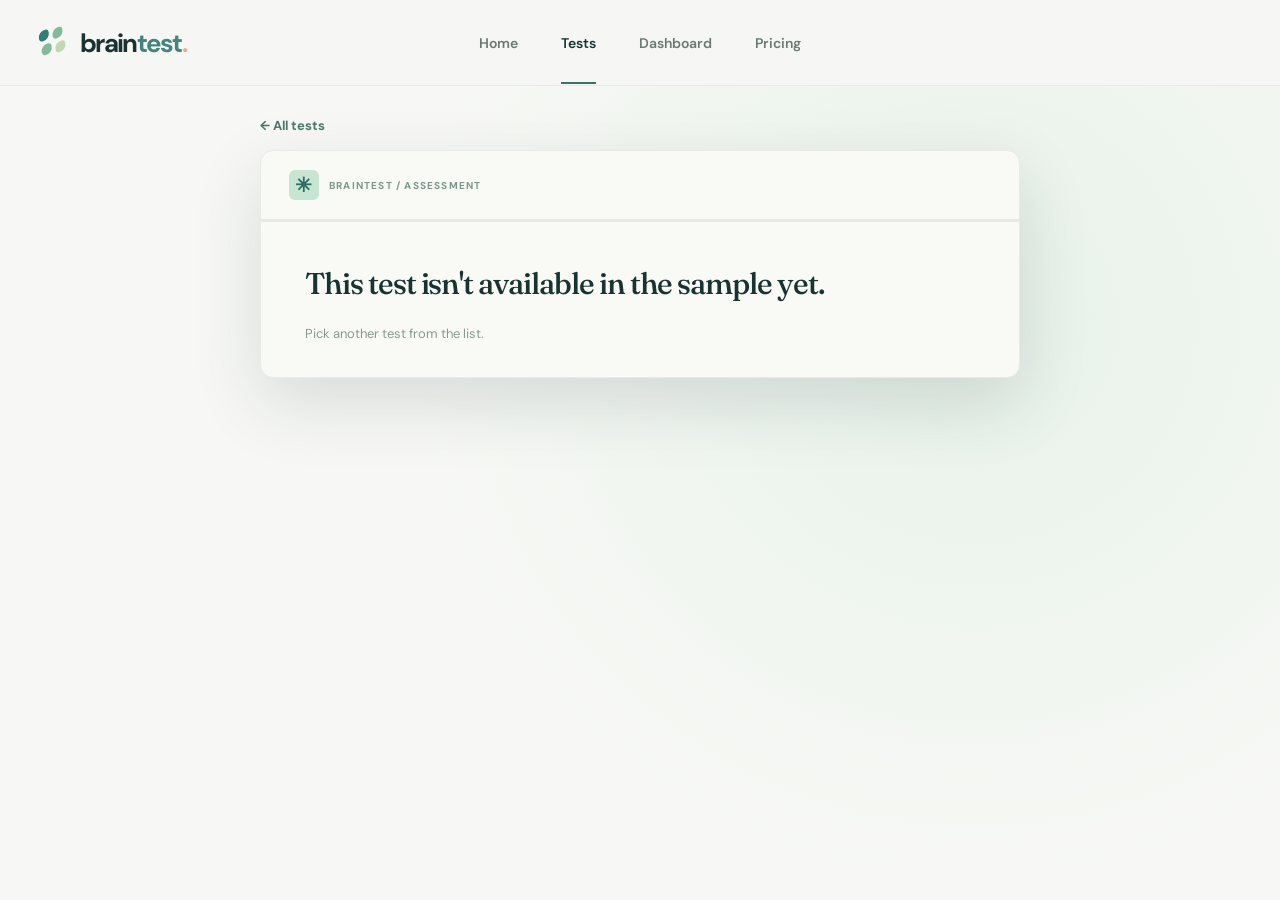
<file: samples/take-test.html>
<!doctype html>
<html lang="en">
  <head>
    <meta charset="UTF-8" />
    <meta name="viewport" content="width=device-width, initial-scale=1.0" />
    <title>Take a test — BrainTest (sample)</title>
    <link rel="preconnect" href="https://fonts.googleapis.com" />
    <link rel="preconnect" href="https://fonts.gstatic.com" crossorigin />
    <link href="https://fonts.googleapis.com/css2?family=DM+Sans:wght@400;500;600;700&family=Fraunces:opsz,wght,SOFT,WONK@9..144,500,20,0;9..144,600,20,0&display=swap" rel="stylesheet" />
    <link rel="stylesheet" href="../styles.css" />
    <style>
      .sample-banner{background:#ecad83;color:#173432;text-align:center;font-size:12px;font-weight:700;padding:9px 16px}
      .runner{background:radial-gradient(circle at 76% 30%,#e7f2e9 0,#f7f8f5 50%);min-height:calc(100vh - 120px);padding:28px 0 60px}
      .runner-wrap{width:min(100% - 40px,760px);margin:0 auto}
      .back-link{font-size:13px;font-weight:700;color:#49776c;display:inline-flex;gap:8px;margin-bottom:16px}
      .back-link:hover{color:var(--ink)}

      /* Card shell mirrors the home page's assessment preview */
      .qcard{scroll-margin-top:12px;background:#f9faf6;border-radius:13px;box-shadow:0 25px 70px #0c292c22;overflow:hidden;border:1px solid #e6ece4}
      .qtop{display:flex;align-items:center;justify-content:space-between;gap:10px;padding:19px 28px;font-size:10px;color:#78968c;font-weight:700;letter-spacing:.06em}
      .qtop .preview-logo{flex:none}
      .qtop-title{flex:1;text-transform:uppercase;letter-spacing:.12em;white-space:nowrap;overflow:hidden;text-overflow:ellipsis}
      .qprogress{height:3px;background:#e5ebe3}
      .qprogress span{display:block;height:100%;background:#6caa85;transition:width .35s}
      .qbody{padding:32px 44px 32px}
      .qstep{font-size:10px;letter-spacing:.14em;color:#6da489;font-weight:700;text-transform:uppercase}
      .qstem{color:#879a90;font-size:13px;line-height:1.6;margin:12px 0 0}
      .qtext{font-family:var(--display);font-weight:500;font-size:clamp(24px,2.8vw,30px);line-height:1.2;letter-spacing:-.035em;margin:12px 0 22px;color:var(--ink)}
      .qimage-note{font-size:12px;color:#b06f45;background:#f9eee3;border-radius:6px;padding:10px 12px;margin:-12px 0 22px}
      .qoptions{display:grid;gap:8px}
      .qopt{display:flex;align-items:center;gap:14px;width:100%;text-align:left;border:1px solid #dae6db;background:#fff;border-radius:7px;padding:13px 18px;color:#4d665d;font-size:14px;cursor:pointer;transition:border-color .2s,background .2s,color .2s}
      .qopt:hover{border-color:#9cc6ad}
      .qopt[aria-pressed=true]{border-color:#67a787;background:#eaf5e9;color:#2e6a4f;font-weight:600}
      .qopt .dot{width:16px;height:16px;border-radius:50%;border:1.5px solid #b9cfc1;flex:none;transition:.2s}
      .qopt[aria-pressed=true] .dot{border-color:#3f8a64;background:#3f8a64;box-shadow:inset 0 0 0 3px #eaf5e9}
      .qnav{display:flex;justify-content:space-between;align-items:center;gap:14px;margin-top:24px}
      .qnav .button{min-width:150px;border:0;cursor:pointer}
      .qnav .button[disabled]{opacity:.4;cursor:not-allowed;transform:none;box-shadow:none}
      .button-ghost{background:none;color:#49776c;box-shadow:inset 0 0 0 1px #c9d8cf}

      /* Intro + results */
      .intro h1,.result h1{font-family:var(--display);font-weight:500;font-size:clamp(34px,4.4vw,48px);line-height:1.08;letter-spacing:-.05em;margin:16px 0 14px}
      .intro p,.result p{color:#6c7d77;font-size:14px;line-height:1.75;margin:0 0 12px}
      .facts{display:flex;gap:26px;flex-wrap:wrap;border-top:1px solid #e3eae3;border-bottom:1px solid #e3eae3;padding:16px 0;margin:22px 0 26px}
      .facts div{display:flex;flex-direction:column;gap:3px}
      .facts small{font-size:9px;letter-spacing:.15em;font-weight:700;color:#8ea69b}
      .facts strong{font-size:14px}
      /* Intro: description, details and Start button share the left edge */
      .intro #start{border:0;cursor:pointer;margin:0 0 26px}
      .intro details{border-top:1px solid #e3eae3;padding:12px 0}
      .intro summary{cursor:pointer;font-size:12px;font-weight:700;color:#49776c;list-style-position:inside}
      .intro details p,.intro details li{font-size:12px;line-height:1.6;color:#7c8c85;margin:10px 0 0}
      .intro details ul{margin:0;padding-left:18px}
      /* Instructions show as a one-line reminder above each question; tap to read in full */
      button.qstem{display:block;width:100%;border:0;background:none;padding:0;text-align:left;font:inherit;font-size:13px;cursor:pointer}
      .qstem.compact{display:-webkit-box;-webkit-line-clamp:1;-webkit-box-orient:vertical;overflow:hidden}
      .scale-result{border:1px solid #e3eae3;border-radius:10px;padding:20px 22px;margin-bottom:14px;background:#fff}
      .scale-head{display:flex;justify-content:space-between;align-items:baseline;gap:12px}
      .scale-head h3{margin:0;font-family:var(--display);font-weight:500;font-size:21px;letter-spacing:-.02em}
      .scale-score{font-family:var(--display);font-size:26px;font-weight:600;letter-spacing:-.03em}
      .scale-score small{font-family:var(--body);font-size:12px;color:#93a39b;font-weight:500}
      .meter{height:6px;border-radius:6px;background:#e8eee8;margin:12px 0 12px;overflow:hidden}
      .meter span{display:block;height:100%;background:linear-gradient(90deg,#82ba9b,#2f6f68);border-radius:6px}
      .band-label{font-size:11px;letter-spacing:.12em;font-weight:700;color:#b06f45;text-transform:uppercase}
      .scale-result p{margin:6px 0 0;font-size:13px}
      .safety{border:1px solid #e8b48f;background:#fdf3ea;border-radius:10px;padding:20px 22px;margin-bottom:18px}
      .safety h3{margin:0 0 6px;font-size:16px;color:#8a4a22}
      .safety p{margin:0 0 8px;color:#6d4a33!important}
      .safety a{font-weight:700;text-decoration:underline}
      .qnumber{width:100%;max-width:260px;border:1px solid #dae6db;border-radius:7px;padding:15px 18px;font:inherit;font-size:18px;color:var(--ink);background:#fff}
      .qnumber:focus{outline:3px solid #e6aa76;outline-offset:2px}
      .code-pill{font-family:var(--display);font-size:44px;letter-spacing:.06em;color:#1d5550;margin:4px 0 10px}
      .result-actions{display:flex;flex-wrap:wrap;gap:12px;margin-top:24px}
      .result-actions .button{min-width:0;border:0;cursor:pointer}
      .disclaimer{font-size:11px;color:#8a9890;line-height:1.6;margin-top:22px}
      @media(max-width:560px){.qbody{padding:30px 22px 28px}.qtop{padding:16px 18px}.qnav .button{min-width:0;flex:1}}
    </style>
  </head>
  <body>
    <header class="site-header">
      <div class="container nav-wrap">
        <a class="brand" href="tests-sample.html" aria-label="BrainTest tests">
          <span class="brand-mark" aria-hidden="true"><span></span><span></span><span></span><span></span></span>
          <span>brain<span class="brand-accent">test</span><span class="brand-dot">.</span></span>
        </a>
        <nav class="site-nav" aria-label="Main navigation">
          <a class="nav-link" href="tests-sample.html">Home</a>
          <a class="nav-link active" href="tests-sample.html">Tests</a>
          <a class="nav-link" href="dashboard.html">Dashboard</a>
          <a class="nav-link" href="pricing.html">Pricing</a>
        </nav>
      </div>
    </header>

    <main class="runner">
      <div class="runner-wrap">
        <a class="back-link" id="back-link" href="tests-sample.html">← All tests</a>
        <div class="qcard">
          <div class="qtop"><span class="preview-logo">✳</span><span class="qtop-title" id="qtop-title">BrainTest / Assessment</span><span id="qtop-count"></span></div>
          <div class="qprogress"><span id="qprogress" style="width:0"></span></div>
          <div class="qbody" id="qbody" aria-live="polite"></div>
        </div>
      </div>
    </main>

    <script src="data/tests-data.js"></script>
    <script src="js/engine.js"></script>
    <script>
      const params = new URLSearchParams(location.search);
      const DATA = window.TEST_DATA || {};
      const body = document.getElementById('qbody');
      const bar = document.getElementById('qprogress');
      const countEl = document.getElementById('qtop-count');
      const esc = (s) => String(s ?? '').replace(/[&<>"]/g, (c) => ({ '&': '&amp;', '<': '&lt;', '>': '&gt;', '"': '&quot;' }[c]));

      const Engine = window.BrainEngine;
      const rootId = params.get('test');
      const { root, parts, items } = Engine.buildItems(rootId);

      const answers = {};
      let index = -1; // -1 = intro screen
      let savedRecord = null;

      const key = Engine.keyOf;
      const audience = root && root.audience === 'student' ? '#students' : '';
      document.getElementById('back-link').href = 'tests-sample.html' + audience;

      function renderIntro() {
        bar.style.width = '0';
        countEl.textContent = `${items.length} questions`;
        const minutes = root.estimatedMinutes || parts.reduce((m, t) => m + (t.estimatedMinutes || 0), 0);
        body.innerHTML = `<div class="intro">
          <span class="qstep">${esc(root.audience === 'student' ? 'For students' : 'For adults')}</span>
          <h1>${esc(root.title)}</h1>
          <p>${esc(root.instructions || 'Answer each question honestly. There are no right or wrong answers.')}</p>
          <div class="facts">
            <div><small>QUESTIONS</small><strong>${items.length}</strong></div>
            <div><small>TIME</small><strong>~${minutes} min</strong></div>
            <div><small>BASED ON</small><strong>${esc(parts.map((t) => t.instrument.split(' (')[0]).join(' + '))}</strong></div>
          </div>
          <button class="button button-primary" id="start">Start test <span aria-hidden="true">↗</span></button>
        </div>`;
        document.getElementById('start').onclick = () => go(0);
      }

      function renderQuestion() {
        const it = items[index];
        if (it.q.type === 'number') return renderNumberQuestion(it);
        const chosen = answers[key(it)];
        const stem = it.section.instructions || it.test.instructions;
        bar.style.width = `${(index / items.length) * 100}%`;
        countEl.textContent = `${String(index + 1).padStart(2, '0')} — ${String(items.length).padStart(2, '0')}`;
        document.getElementById('qtop-title').textContent = `BrainTest / ${it.test.title}`;
        body.innerHTML = `
          <span class="qstep">${esc(it.section.title || it.test.title)}</span>
          ${stem ? `<button type="button" class="qstem compact" aria-expanded="false" title="Show full instructions">${esc(stem)}</button>` : ''}
          <h2 class="qtext">${esc(it.q.text)}</h2>
          ${it.q.requiresImage ? `<p class="qimage-note">This item uses a picture from the original test${it.q.imageSource ? ` (<a href="${esc(it.q.imageSource)}" target="_blank" rel="noopener">source</a>)` : ''}. Images are not included in this sample.</p>` : ''}
          <div class="qoptions" role="group" aria-label="Answer options">
            ${it.options.map((o, i) => `<button type="button" class="qopt" data-i="${i}" aria-pressed="${chosen !== undefined && String(chosen) === String(o.value)}"><span class="dot"></span>${esc(o.label)}</button>`).join('')}
          </div>
          <div class="qnav">
            <button class="button button-ghost" id="prev">← Back</button>
            <button class="button button-primary" id="next" ${chosen === undefined ? 'disabled' : ''}>${index === items.length - 1 ? 'See my results' : 'Next'} <span aria-hidden="true">↗</span></button>
          </div>`;
        const stemBtn = body.querySelector('button.qstem');
        if (stemBtn) stemBtn.onclick = () => stemBtn.setAttribute('aria-expanded', String(stemBtn.classList.toggle('compact') === false));
        // Selecting only marks the answer; the user can change it and moves on with Next
        body.querySelectorAll('.qopt').forEach((b) => b.onclick = () => {
          answers[key(it)] = it.options[+b.dataset.i].value;
          body.querySelectorAll('.qopt').forEach((o) => o.setAttribute('aria-pressed', String(o === b)));
          document.getElementById('next').disabled = false;
        });
        document.getElementById('prev').onclick = () => go(index - 1);
        document.getElementById('next').onclick = () => go(index + 1);
      }

      // Free-number questions (e.g. recent exam marks); optional ones can be left blank
      function renderNumberQuestion(it) {
        const chosen = answers[key(it)];
        bar.style.width = `${(index / items.length) * 100}%`;
        countEl.textContent = `${String(index + 1).padStart(2, '0')} — ${String(items.length).padStart(2, '0')}`;
        document.getElementById('qtop-title').textContent = `BrainTest / ${it.test.title}`;
        body.innerHTML = `
          <span class="qstep">${esc(it.section.title || it.test.title)}</span>
          ${it.section.instructions ? `<p class="qstem">${esc(it.section.instructions)}</p>` : ''}
          <h2 class="qtext">${esc(it.q.text)}</h2>
          <input class="qnumber" id="qnumber" type="number" inputmode="decimal" min="${it.q.min ?? ''}" max="${it.q.max ?? ''}" value="${chosen ?? ''}" placeholder="${it.q.optional ? 'Optional' : ''}" aria-label="${esc(it.q.text)}" />
          <div class="qnav">
            <button class="button button-ghost" id="prev">← Back</button>
            <button class="button button-primary" id="next">${index === items.length - 1 ? 'See my results' : 'Next'} <span aria-hidden="true">↗</span></button>
          </div>`;
        const input = document.getElementById('qnumber');
        const nextBtn = document.getElementById('next');
        const sync = () => {
          const v = input.value.trim();
          const n = Number(v);
          const valid = v === '' ? !!it.q.optional : !Number.isNaN(n) && (it.q.min === undefined || n >= it.q.min) && (it.q.max === undefined || n <= it.q.max);
          nextBtn.disabled = !valid;
          answers[key(it)] = v === '' ? '' : n;
        };
        input.oninput = sync;
        sync();
        document.getElementById('prev').onclick = () => go(index - 1);
        nextBtn.onclick = () => go(index + 1);
      }

      function scaleCard(r) {
        return `<div class="scale-result">
          <div class="scale-head"><h3>${esc(r.name)}</h3><span class="scale-score">${r.score}<small> / ${r.sc.range ? r.sc.range[1] : ''}</small></span></div>
          <div class="meter"><span style="width:${Math.max(3, Math.min(100, r.pct))}%"></span></div>
          ${r.band ? `<span class="band-label">${esc(r.band.label)}</span><p>${esc(r.band.meaning)}</p>` : (r.profile ? `<p>${esc(r.profile.description)}</p>` : '')}
        </div>`;
      }

      function streamSummary(fits, stream) {
        // Below 40 nothing is a match yet (the file's lowest band), so don't name a stream
        if (fits[0].score < 40) {
          return `<div class="scale-result"><span class="band-label">No clear match yet</span>
            <p>Your answers don't point strongly to one stream yet. That's common at this stage. A conversation with a counsellor, and trying subjects you enjoy, can help you decide.</p>
            ${stream.preference ? `<p>You said you would most enjoy: <strong>${esc(stream.preference)}</strong>. Your own interest matters, so start there.</p>` : ''}
          </div>`;
        }
        const close = fits.length > 1 && fits[1].score >= 40 && fits[0].score - fits[1].score < 10;
        const fitKey = { science: 'fit_science', commerce: 'fit_commerce', humanities: 'fit_humanities' }[stream.value];
        const matches = fitKey && (fitKey === fits[0].sc.section || (close && fitKey === fits[1].sc.section));
        return `<div class="scale-result"><span class="band-label">${close ? 'You have more than one good option' : 'Your strongest match'}</span>
          <div class="code-pill" style="font-size:34px;letter-spacing:-.02em">${esc(close ? `${fits[0].name} · ${fits[1].name}` : fits[0].name)}</div>
          ${stream.preference ? `<p>You said you would most enjoy: <strong>${esc(stream.preference)}</strong>. ${matches ? 'That fits your results.' : 'That differs from your strongest match. It is worth talking through with a counsellor, and your own interest still matters.'}</p>` : ''}
        </div>`;
      }

      function renderResults() {
        bar.style.width = '100%';
        countEl.textContent = 'Results';
        const { scored } = Engine.score(rootId, answers);
        // Save once per completion so the report and dashboard can show it
        if (!savedRecord) {
          savedRecord = Engine.toRecord(rootId, answers);
          Engine.saveResult(savedRecord);
        }
        const safety = scored.find((s) => s.safetyHit);
        const support = safety && Engine.safetyInfo(safety.t);
        // The Stream Selector's component tests feed its result instead of showing separately
        const shown = root.id === 'stream-selector' ? scored.filter((s) => s.t.id === 'stream-selector') : scored;
        body.innerHTML = `<div class="result">
          <span class="qstep">Your results</span>
          <h1>${esc(root.title)}</h1>
          ${safety ? `<div class="safety"><h3>Please reach out for support now</h3><p>${esc(support.message)}</p>${support.resources.map((r) => `<p><strong>${esc(r.name)}</strong>${r.contact ? `: ${r.url ? `<a href="${esc(r.url)}" target="_blank" rel="noopener">${esc(r.contact)}</a>` : esc(r.contact)}` : ''}</p>`).join('')}</div>` : ''}
          ${shown.map(({ t, results, stream }) => {
            // Holland codes (single-letter profile keys) get a top-three summary
            const riasec = (t.scoring.profiles || []).length > 0 && t.scoring.profiles.every((p) => p.key.length === 1);
            const list = riasec || stream ? [...results].sort((a, b) => b.score - a.score) : results;
            const fits = stream ? list.filter((r) => /^fit_/.test(r.sc.section)) : [];
            const cards = stream ? fits.concat(list.filter((r) => !/^fit_/.test(r.sc.section))) : list;
            return `
            ${shown.length > 1 ? `<p class="qstep" style="display:block;margin:24px 0 10px">${esc(t.title)}</p>` : ''}
            ${riasec ? `<div class="scale-result"><span class="band-label">Your top three</span><div class="code-pill">${list.slice(0, 3).map((r) => esc(r.sc.section)).join('')}</div><p>${list.slice(0, 3).map((r) => `<strong>${esc(r.name)}</strong>${r.profile && r.profile.exampleCareersIndia ? `: ${esc(r.profile.exampleCareersIndia.slice(0, 4).join(', '))}` : ''}`).join('<br />')}</p></div>` : ''}
            ${stream && fits.length ? streamSummary(fits, stream) : ''}
            ${cards.map(scaleCard).join('')}`;
          }).join('')}
          <div class="result-actions">
            <a class="button button-primary" href="report.html?id=${savedRecord.id}">View my report <span aria-hidden="true">↗</span></a>
            <a class="button button-ghost" href="dashboard.html${audience}">Dashboard <span aria-hidden="true">↗</span></a>
            <button class="button button-ghost" id="retake">Retake</button>
          </div>
        </div>`;
        document.getElementById('retake').onclick = () => { Object.keys(answers).forEach((k) => delete answers[k]); savedRecord = null; go(-1); };
      }

      function go(i) {
        index = Math.max(-1, Math.min(i, items.length));
        if (index === -1) renderIntro();
        else if (index === items.length) renderResults();
        else renderQuestion();
        // During the questions the card sits at the top of the screen, in the same place every time,
        // so Next stays visible without scrolling. Intro and results start from the top of the page.
        if (index >= 0 && index < items.length) document.querySelector('.qcard').scrollIntoView({ block: 'start', behavior: 'instant' });
        else window.scrollTo({ top: 0, behavior: 'instant' });
      }

      if (!root || !items.length) {
        body.innerHTML = `<h1 class="qtext">This test isn't available in the sample yet.</h1><p class="qstem">Pick another test from the list.</p>`;
      } else {
        document.title = `${root.title} — BrainTest (sample)`;
        go(-1);
      }
    </script>
  </body>
</html>
</file>
<file: styles.css>
:root{--ink:#173432;--deep:#153b3a;--teal:#36756f;--mint:#dfeee5;--cream:#f7f8f5;--sand:#f1efe9;--muted:#71817c;--line:#dce3dd;--white:#fff;--display:"Fraunces",Georgia,serif;--body:"DM Sans",sans-serif}
*{box-sizing:border-box}html{scroll-behavior:smooth}body{margin:0;background:var(--cream);color:var(--ink);font-family:var(--body);-webkit-font-smoothing:antialiased}img{display:block;max-width:100%}a{color:inherit;text-decoration:none}button{font:inherit}::selection{background:#b6dac8;color:var(--ink)}.container{width:min(100% - 80px,1320px);margin-inline:auto}.skip-link{position:absolute;left:16px;top:-60px;background:var(--deep);color:white;padding:12px 18px;z-index:20}.skip-link:focus{top:12px}.site-header{height:86px;background:rgba(247,248,245,.93);border-bottom:1px solid #e8ece6;position:relative;z-index:10}.nav-wrap{height:100%;display:flex;align-items:center;gap:40px}.brand{display:inline-flex;align-items:center;gap:11px;font-size:26px;letter-spacing:-1.7px;font-weight:700;white-space:nowrap}.brand-accent{color:#42857b}.brand-dot{color:#ecad83}.brand-mark{width:29px;height:29px;display:grid;grid-template-columns:repeat(2,11px);grid-template-rows:repeat(2,11px);gap:3px;transform:rotate(-12deg)}.brand-mark span{background:#327e73;border-radius:8px 3px 8px 3px}.brand-mark span:nth-child(2),.brand-mark span:nth-child(3){background:#82ba9b}.brand-mark span:nth-child(4){background:#c3d8b0}.site-nav{display:flex;align-items:center;gap:43px;margin:auto}.nav-link{font-size:14px;font-weight:600;color:#697a74;transition:color .2s}.nav-link:hover,.nav-link:focus-visible,.nav-link.active{color:var(--ink)}.nav-link.active{position:relative}.nav-link.active:after{content:"";height:2px;background:#34766d;position:absolute;left:0;right:0;bottom:-32px}.nav-cta{border:1px solid #b8c8c0;border-radius:6px;padding:13px 18px;font-size:13px;font-weight:700;white-space:nowrap;transition:background .2s,transform .2s}.nav-cta:hover{background:#e7f0e9;transform:translateY(-2px)}.nav-cta span,.button span{margin-left:19px}.menu-toggle{display:none}.hero{min-height:680px;position:relative;overflow:hidden;background:radial-gradient(circle at 76% 50%,#e7f2e9 0,#f7f8f5 44%,#f7f8f5 100%)}.hero-glow{position:absolute;width:610px;height:610px;border-radius:50%;background:#d7eadb;filter:blur(100px);opacity:.35;right:5%;top:7%;pointer-events:none}.hero-grid{min-height:630px;display:grid;grid-template-columns:52% 48%;align-items:center;position:relative}.hero-copy{position:relative;z-index:2;padding:60px 0 30px}.eyebrow,.section-kicker{display:flex;align-items:center;gap:11px;font-size:11px;letter-spacing:.17em;font-weight:700;color:#49776c;text-transform:uppercase}.eyebrow-line,.section-kicker span{width:25px;height:1px;background:#83ae9c}.hero h1,.section-heading h2,.next-step h2,.pricing-note h2{font-family:var(--display);font-weight:500;letter-spacing:-.058em}.hero h1{font-size:clamp(58px,5.7vw,87px);line-height:1.055;margin:28px 0 25px;max-width:760px}.hero h1 em,.section-heading h2 em,.next-step h2 em,.pricing-note h2 em{font-weight:500;color:#5b9c84}.hero-lead{max-width:530px;color:#667770;font-size:17px;line-height:1.75;margin:0}.hero-actions{display:flex;align-items:center;gap:34px;margin-top:35px}.button{display:inline-flex;align-items:center;justify-content:space-between;border-radius:6px;padding:17px 20px;font-size:13px;font-weight:700;min-width:196px;transition:transform .2s,box-shadow .2s,background .2s}.button:hover{transform:translateY(-3px);box-shadow:0 12px 25px #183d3926}.button-primary{background:#1d5550;color:white}.button-primary:hover{background:#266962}.text-link{font-size:13px;font-weight:700;border-bottom:1px solid #9aafa4;padding:9px 0}.text-link span{margin-left:12px}.hero-proof{display:flex;align-items:center;gap:28px;margin-top:65px}.hero-proof>div{display:flex;flex-direction:column;gap:4px}.hero-proof strong{font-family:var(--display);font-size:29px;line-height:1;font-weight:600;letter-spacing:-.04em}.hero-proof strong span{color:#5b9c84}.hero-proof div>span:last-child{font-size:11px;color:#788781;white-space:nowrap}.proof-divider{height:35px;width:1px;background:#cddad1}.hero-proof .stars{font-size:12px;color:#e8a773;letter-spacing:2px}.hero-proof .proof-rating strong{font-family:var(--body);font-size:18px;letter-spacing:-.04em}.hero-proof .proof-rating strong span{color:#8c9992;font-size:13px}.demo-note,.profiles-note{font-size:10px;color:#8a9890;line-height:1.5}.demo-note{margin-top:19px}.hero-art{height:590px;position:relative;align-self:end;display:flex;align-items:end;justify-content:center}.art-disc{position:absolute;width:470px;height:470px;border-radius:50%;background:linear-gradient(145deg,#d1e7d6,#b3d8c4 65%,#a8cdbb);top:58px;left:50%;transform:translateX(-50%);box-shadow:inset 0 0 0 32px #ffffff30}.art-orbit{position:absolute;border:1px solid #aecfbd;border-radius:50%;left:50%;transform:translateX(-50%);opacity:.7}.orbit-one{width:550px;height:550px;top:18px}.orbit-two{width:620px;height:620px;top:-18px;opacity:.35}.head-art{width:500px;height:545px;position:relative;z-index:2;filter:drop-shadow(12px 25px 28px #1c63522a)}.floating-card{position:absolute;z-index:3;background:#fff;border:1px solid #ecf1e9;box-shadow:0 22px 55px #214f3e25;border-radius:10px;display:flex;align-items:center;gap:11px}.floating-card div{display:flex;flex-direction:column;gap:5px}.floating-card strong{font-size:12px}.floating-card span:not(.floating-icon){color:#899891;font-size:10px}.floating-card small{font-size:8px;letter-spacing:.16em;color:#74a394;font-weight:700}.floating-icon{width:38px;height:38px;border-radius:9px;display:grid;place-items:center;font-size:21px;flex:none}.mood-card{top:115px;left:0;padding:13px 16px;transform:rotate(-5deg)}.mood-icon{background:#f9eee3;color:#d3976d}.trust-card{right:-3px;bottom:107px;padding:13px 19px;transform:rotate(4deg)}.trust-icon{background:#e3f2e8;color:#43896f}.art-spark{position:absolute;color:#e9b687;font-size:42px;z-index:3}.spark-one{right:48px;top:125px}.spark-two{left:40px;bottom:105px;font-size:24px;color:#87b49c}.hero-bottom{height:50px;max-width:1320px;margin:auto;display:flex;align-items:center;gap:20px;color:#96aaa0;font-size:9px;letter-spacing:.18em;font-weight:700}.hero-bottom .bottom-line{height:1px;flex:1;background:#dfe6df}.section-pad{padding-block:104px}.doctors{background:#fff}.section-heading{display:flex;align-items:end;justify-content:space-between;gap:48px;margin-bottom:45px}.section-heading h2{font-size:clamp(43px,4vw,62px);line-height:1.12;margin:20px 0 0}.section-heading>p{width:345px;color:#71817a;font-size:14px;line-height:1.75;margin:0 0 8px}.doctor-grid{display:grid;grid-template-columns:repeat(4,minmax(0,1fr));gap:22px}.doctor-card{min-width:0}.doctor-photo{height:304px;border-radius:8px;overflow:hidden;position:relative;background:#dce8db}.doctor-photo img{width:100%;height:100%;object-fit:cover;object-position:center 24%;filter:saturate(.72);transition:transform .45s,filter .45s}.doctor-card:hover img{transform:scale(1.055);filter:saturate(.95)}.photo-one{background:#e2e9dc}.photo-two{background:#e2e7e5}.photo-three{background:#e9e2da}.photo-four{background:#e4e8dc}.photo-number{position:absolute;right:12px;top:12px;background:#ffffffe8;color:#53736a;border-radius:4px;padding:7px 9px;font-size:9px;font-weight:700;letter-spacing:.08em}.doctor-info{display:flex;align-items:center;justify-content:space-between;margin-top:19px}.doctor-info h3{margin:0 0 5px;font-family:var(--display);font-size:23px;font-weight:500;letter-spacing:-.03em}.doctor-info p{margin:0;font-size:12px;color:#65857a;font-weight:600}.doctor-arrow{height:31px;width:31px;border:1px solid #d9e5dc;display:grid;place-items:center;border-radius:50%;font-size:14px;color:#5b8d7a}.doctor-meta{border-top:1px solid #e8eee9;margin-top:17px;padding-top:13px;color:#9aa9a0;font-size:10px;display:flex;gap:7px;white-space:nowrap}.profiles-note{margin:28px 0 0}.next-step{background:#183f3d;color:white;overflow:hidden}.next-grid{display:grid;grid-template-columns:1fr 1fr;gap:80px;align-items:center}.section-kicker.light{color:#a5cdb8}.section-kicker.light span{background:#a5cdb8}.next-step h2{font-size:clamp(44px,4.2vw,67px);line-height:1.12;margin:23px 0}.next-step h2 em{color:#a8d4ad}.next-step p{color:#bbcfca;line-height:1.8;max-width:445px;font-size:15px}.button-light{background:#e7f3e8;color:#194640;margin-top:22px}.assessment-preview{max-width:450px;width:100%;background:#f9faf6;color:#173b37;border-radius:13px;box-shadow:0 25px 70px #0c292c66;transform:rotate(3deg);overflow:hidden;margin:0 auto}.preview-top{display:flex;align-items:center;justify-content:space-between;gap:7px;padding:19px 25px;font-size:9px;color:#78968c;font-weight:700}.preview-logo{background:#c8e5d2;border-radius:6px;font-size:20px;width:30px;height:30px;display:grid;place-items:center;color:#2d6e5e}.preview-progress{height:3px;background:#e5ebe3}.preview-progress span{display:block;width:28%;height:100%;background:#6caa85}.preview-body{padding:38px 40px 45px}.preview-step{font-size:9px;letter-spacing:.13em;color:#6da489;font-weight:700}.preview-body h3{font-family:var(--display);font-size:33px;line-height:1.15;letter-spacing:-.04em;margin:18px 0 7px;font-weight:500}.preview-body p{color:#879a90;font-size:11px;margin:0 0 28px}.preview-options{display:grid;gap:9px}.preview-options span{border:1px solid #dae6db;border-radius:5px;padding:12px 14px;color:#5d756c;font-size:11px}.preview-options span:nth-child(2){border-color:#67a787;background:#eaf5e9;color:#357557}.info-strip{background:#eef4ed;padding:39px 0}.info-inner{display:grid;grid-template-columns:repeat(3,1fr);gap:28px}.info-inner>div{display:grid;grid-template-columns:39px 1fr;column-gap:14px;align-items:center}.mini-icon{grid-row:span 2;width:38px;height:38px;border-radius:50%;background:#d7e9d9;color:#498c69;display:grid;place-items:center;font-size:24px}.info-inner strong{font-size:12px}.info-inner div>span:last-child{font-size:10px;color:#81938a;line-height:1.5}.pricing-note{padding:90px 0;background:#f8f8f4}.pricing-inner{display:flex;align-items:end;justify-content:space-between;gap:30px}.pricing-note h2{font-size:51px;line-height:1.1;margin:18px 0 13px}.pricing-note p{font-size:14px;color:#819088;margin:0}.site-footer{border-top:1px solid #e2e9e1;background:#f8f8f4}.footer-inner{min-height:100px;display:flex;align-items:center;justify-content:space-between;gap:20px}.footer-inner .brand{font-size:20px}.footer-inner .brand-mark{transform:rotate(-12deg) scale(.8);margin-right:-4px}.footer-inner>span{font-size:11px;color:#8b9b91}a:focus-visible,button:focus-visible{outline:3px solid #e6aa76;outline-offset:4px}
@media(max-width:1100px){.container{width:min(100% - 54px,1320px)}.hero-grid{grid-template-columns:55% 45%}.hero h1{font-size:clamp(52px,6vw,72px)}.hero-art{transform:scale(.88);transform-origin:bottom center}.mood-card{left:-30px}.trust-card{right:-22px}.doctor-grid{gap:14px}.doctor-photo{height:260px}.doctor-info h3{font-size:20px}.doctor-meta{font-size:9px;flex-wrap:wrap}.next-grid{gap:40px}}
@media(max-width:760px){.container{width:min(100% - 38px,580px)}.site-header{height:70px}.nav-wrap{justify-content:space-between}.brand{font-size:23px}.nav-cta{display:none}.menu-toggle{display:flex;flex-direction:column;gap:5px;background:none;border:0;padding:8px;cursor:pointer}.menu-toggle span{width:23px;height:2px;background:var(--ink);transition:transform .2s,opacity .2s}.menu-toggle[aria-expanded=true] span:first-child{transform:translateY(7px) rotate(45deg)}.menu-toggle[aria-expanded=true] span:nth-child(2){opacity:0}.menu-toggle[aria-expanded=true] span:last-child{transform:translateY(-7px) rotate(-45deg)}.site-nav{display:none;position:absolute;top:70px;left:0;right:0;background:#f7f8f5;padding:14px 24px 22px;border-bottom:1px solid var(--line);box-shadow:0 15px 25px #17343212}.site-nav.open{display:flex;flex-direction:column;align-items:stretch;gap:0}.nav-link{padding:13px 6px}.nav-link.active:after{display:none}.hero-grid{display:flex;flex-direction:column;min-height:0}.hero-copy{padding:76px 0 0}.hero h1{font-size:clamp(50px,10vw,70px);margin:23px 0}.hero-lead{font-size:15px}.hero-actions{margin-top:28px}.hero-proof{margin-top:48px;gap:16px}.hero-proof strong{font-size:24px}.hero-proof div>span:last-child{font-size:9px}.hero-art{height:460px;width:100%;transform:scale(.78);transform-origin:center bottom;margin-top:-12px}.art-disc{top:0}.orbit-one{top:-40px}.orbit-two{top:-77px}.head-art{height:510px}.mood-card{top:25px;left:-30px}.trust-card{bottom:105px;right:-27px}.hero-bottom{width:min(100% - 38px,580px);font-size:8px}.section-pad{padding-block:72px}.section-heading{display:block;margin-bottom:31px}.section-heading h2{font-size:46px}.section-heading>p{width:auto;max-width:490px;margin-top:21px}.doctor-grid{grid-template-columns:repeat(2,minmax(0,1fr));gap:35px 16px}.doctor-photo{height:270px}.doctor-info h3{font-size:20px}.doctor-meta{font-size:9px}.next-grid{grid-template-columns:1fr;gap:55px}.next-step h2{font-size:50px}.assessment-preview{max-width:420px}.info-inner{grid-template-columns:1fr;gap:22px}.pricing-inner{align-items:start;flex-direction:column}.footer-inner{flex-wrap:wrap;padding-block:30px}.footer-inner>span:nth-child(2){display:none}}
@media(max-width:480px){.hero-copy{padding-top:59px}.eyebrow{font-size:9px}.hero h1{font-size:48px}.hero-actions{gap:18px;align-items:flex-start;flex-direction:column}.button{min-width:210px}.hero-proof{gap:11px;justify-content:space-between}.hero-proof strong{font-size:22px}.hero-proof .stars{font-size:9px}.proof-divider{height:30px}.hero-art{width:120%;height:410px;transform:scale(.68);margin-left:-10%}.hero-bottom{gap:8px;font-size:6px}.section-heading h2{font-size:40px}.doctor-grid{gap:31px 12px}.doctor-photo{height:210px}.doctor-info h3{font-size:17px}.doctor-info p{font-size:10px}.doctor-arrow{display:none}.doctor-meta{line-height:1.5}.next-step h2{font-size:43px}.preview-body{padding:30px}.pricing-note h2{font-size:43px}}
@media(prefers-reduced-motion:reduce){html{scroll-behavior:auto}*,*:before,*:after{animation-duration:.01ms!important;transition-duration:.01ms!important}}

/* Hero portrait redesign */
.hero-visual{height:590px;width:100%;position:relative;align-self:end;display:flex;justify-content:center;align-items:flex-end;padding-top:26px;margin-bottom:25px}
.visual-backdrop{position:absolute;right:0;bottom:0;width:82%;height:87%;background:#e6d9ca;border-radius:260px 260px 8px 8px;transform:rotate(8deg);transform-origin:bottom center}
.portrait-frame{width:min(82%,480px);height:560px;position:relative;z-index:1;overflow:hidden;border-radius:250px 250px 8px 8px;background:#a76e68;box-shadow:0 27px 65px #294f3b31;transform:rotate(-1.5deg)}
.portrait-frame img{width:100%;height:100%;object-fit:cover;object-position:center 33%;filter:saturate(.78) contrast(.98)}
.portrait-shade{position:absolute;inset:45% 0 0;background:linear-gradient(transparent 10%,#171f1a1a 40%,#15211ebf 100%)}
.portrait-caption{position:absolute;left:36px;right:30px;bottom:35px;color:white;display:flex;flex-direction:column;gap:12px}
.portrait-caption span{font-size:10px;letter-spacing:.19em;font-weight:700;color:#e5e8de}
.portrait-caption strong{font-family:var(--display);font-weight:500;font-size:35px;line-height:1.12;letter-spacing:-.035em}
.visual-side-note{position:absolute;z-index:2;right:-21px;top:49px;writing-mode:vertical-rl;color:#8c9d8d;font-size:9px;font-weight:700;letter-spacing:.18em}
.visual-side-note span{color:#c49072}
.visual-seal{position:absolute;z-index:2;left:-5%;bottom:66px;width:108px;height:108px;border-radius:50%;border:6px solid var(--cream);background:#e8bda4;color:#27493e;display:flex;flex-direction:column;align-items:center;justify-content:center;gap:2px;transform:rotate(-12deg);box-shadow:0 12px 30px #385b492b}
.visual-seal span:first-child{font-size:26px;line-height:1}.visual-seal span:last-child{font-size:9px;line-height:1.17;letter-spacing:.14em;text-align:center;font-weight:700}
@media(max-width:1100px){.portrait-frame{width:min(88%,430px)}.visual-seal{left:-6%}.visual-side-note{right:-28px}}
@media(max-width:760px){.hero-visual{height:550px;margin-top:35px;margin-bottom:20px}.portrait-frame{width:min(83%,430px);height:520px}.visual-backdrop{right:3%;width:80%;height:84%}.visual-seal{left:0;top:75px;bottom:auto}.visual-side-note{right:0;top:45px}}
@media(max-width:480px){.hero-visual{height:440px;margin-top:45px}.portrait-frame{width:82%;height:420px}.visual-backdrop{width:83%;right:2%}.portrait-caption{left:22px;right:20px;bottom:24px;gap:8px}.portrait-caption strong{font-size:26px}.portrait-caption span{font-size:8px}.visual-seal{width:83px;height:83px;left:-4px;top:48px;border-width:4px}.visual-seal span:first-child{font-size:20px}.visual-seal span:last-child{font-size:7px}.visual-side-note{font-size:7px;right:-5px}}

.hero-visual-journey{height:630px;padding:0;margin-bottom:0;align-items:center;overflow:visible}
.journey-art{display:block;width:100%;height:100%;max-width:none;object-fit:contain}
@media(max-width:760px){.hero-visual-journey{height:590px;margin-top:18px;margin-bottom:0}}
@media(max-width:480px){.hero-visual-journey{height:390px;margin-top:28px}}


/* Test catalogue: adult / student assessment library */
/* Header: heading left, lead right, bottoms aligned */
.catalog-head{display:grid;grid-template-columns:1fr auto;gap:56px;align-items:end}
.catalog-head h2{font-family:var(--display);font-weight:500;letter-spacing:-.058em;font-size:clamp(43px,4vw,62px);line-height:1.12;margin:20px 0 0}
.catalog-head h2 em{font-weight:500;color:#5b9c84}
.catalog-head p{width:420px;color:#71817a;font-size:14px;line-height:1.75;margin:0 0 8px}

/* Editorial tabs on a hairline */
.tabbar{display:flex;align-items:flex-end;justify-content:space-between;gap:20px;border-bottom:1px solid #e3eae3;margin-top:40px}
.tabs{display:flex;gap:44px}
.tab{position:relative;border:0;background:none;cursor:pointer;padding:0 0 16px;font-family:var(--display);font-size:28px;font-weight:500;letter-spacing:-.03em;line-height:1;color:#9aaba3;transition:color .2s}
.tab:hover{color:#5b7b70}
.tab sup{font-family:var(--body);font-size:10px;font-weight:700;letter-spacing:0;margin-left:5px}
.tab[aria-selected=true]{color:var(--ink)}
.tab[aria-selected=true] sup{color:#b06f45}
.tab:after{content:"";position:absolute;left:0;right:0;bottom:-1px;height:2px;background:#34766d;transform:scaleX(0);transform-origin:left;transition:transform .3s}
.tab[aria-selected=true]:after{transform:scaleX(1)}
.tab:focus-visible{outline-offset:6px}
.tab-count{font-size:12px;color:#81938a;padding-bottom:18px;white-space:nowrap}
.tab-count strong{color:var(--ink)}

/* Cards: no boxed chips, only type and hairlines */
.test-grid{display:grid;grid-template-columns:repeat(4,minmax(0,1fr));gap:22px;margin-top:36px}
.test-card{display:flex;flex-direction:column;background:var(--cream);border:1px solid #e3eae3;border-radius:10px;padding:26px 24px 24px;transition:transform .25s,box-shadow .25s,border-color .3s,background .3s,color .3s;animation:cardIn .4s both}
.test-card:hover,.test-card:focus-within{transform:translateY(-4px);box-shadow:0 22px 45px #183f3d40}
.test-card :is(.test-label,.test-num,p,.test-meta,.test-meta i,.test-price,.price-was,.price-save){transition:color .3s,background .3s,border-color .3s}
.test-card:is(:hover,:focus-within){background:#183f3d;color:#fff;border-color:#183f3d}
@keyframes cardIn{from{opacity:0;transform:translateY(12px)}to{opacity:1;transform:none}}
.test-top{display:flex;align-items:baseline;justify-content:space-between;gap:12px}
.test-label{font-size:10px;letter-spacing:.16em;font-weight:700;color:#49776c;text-transform:uppercase}
.test-card:is(:hover,:focus-within) .test-label{color:#ecad83}
/* "Most complete" / "Most popular" label stays orange so the top pick still stands out */
.featured .test-label{color:#c07a4d}
.test-num{font-family:var(--display);font-size:15px;color:#b5c3bb;letter-spacing:-.02em}
.test-card:is(:hover,:focus-within) .test-num{color:#4f7c76}
.test-card h3{font-family:var(--display);font-weight:500;font-size:24px;line-height:1.15;letter-spacing:-.03em;margin:16px 0 10px}
.test-card p{margin:0;color:#6c7d77;font-size:13px;line-height:1.65}
.test-card:is(:hover,:focus-within) p{color:#bbcfca}
.test-meta{margin-top:16px;font-size:12px;color:#7d918a;display:flex;align-items:center;gap:8px;flex-wrap:wrap}
.test-meta i{width:3px;height:3px;border-radius:50%;background:#b7c6bd}
.test-card:is(:hover,:focus-within) .test-meta{color:#a5cdb8}
.test-card:is(:hover,:focus-within) .test-meta i{background:#4f7c76}
.test-foot{margin-top:auto;padding-top:22px}
.test-price{display:flex;align-items:baseline;gap:10px;border-top:1px solid #e3eae3;padding-top:18px}
.test-card:is(:hover,:focus-within) .test-price{border-color:#335e5a}
.price-now{font-family:var(--display);font-size:30px;font-weight:600;letter-spacing:-.04em;line-height:1}
.price-was{font-size:14px;color:#93a39b;text-decoration:line-through;text-decoration-color:#d3976d}
.test-card:is(:hover,:focus-within) .price-was{color:#8fb0a6}
.price-save{margin-left:auto;font-size:11px;font-weight:700;color:#c07a4d;white-space:nowrap}
.test-card:is(:hover,:focus-within) .price-save{color:#ecad83}
.test-card .button{width:100%;min-width:0;margin-top:18px;padding:15px 18px}
/* On a green card the dark button flips to the light one so it stays visible */
.test-card:is(:hover,:focus-within) .button-primary{background:#e7f3e8;color:#194640}
.catalog-note{margin:28px 0 0;font-size:10px;color:#8a9890;line-height:1.5}

@media(max-width:1100px){.test-grid{grid-template-columns:repeat(2,minmax(0,1fr))}}
@media(max-width:760px){
  .catalog-head{grid-template-columns:1fr;gap:18px}
  .catalog-head p{width:auto;max-width:480px}
  .tab-count{display:none}
  .tabs{gap:30px}
  .tab{font-size:24px}
}
@media(max-width:560px){.test-grid{grid-template-columns:1fr}.tab{font-size:21px}}
.sr-only{position:absolute;width:1px;height:1px;overflow:hidden;clip:rect(0 0 0 0);white-space:nowrap}

/* Header without the Explore tests button: keep the menu centred on desktop */
@media(min-width:761px){.nav-wrap{display:grid;grid-template-columns:1fr auto 1fr}
.site-nav{margin:0}
}

/* Footer: deep green closing band with contact details and map */
.site-footer{background:#183f3d;color:#fff;border-top:0}
.footer-cta{display:flex;align-items:center;justify-content:space-between;gap:32px;padding:40px 0 28px;border-bottom:1px solid #2c5653}
.footer-cta h2{font-family:var(--display);font-weight:500;letter-spacing:-.058em;font-size:clamp(28px,2.6vw,38px);line-height:1.1;margin:12px 0 0}
.footer-cta h2 em{font-weight:500;color:#a8d4ad}
.footer-cta-actions{display:flex;gap:14px;flex-wrap:wrap}
.footer-cta-actions .button{margin-top:0;min-width:140px;padding:13px 16px}
.button-outline{border:1px solid #4f7c76;color:#e7f3e8}
.button-outline:hover{background:#21504c}
.footer-main{display:grid;grid-template-columns:1fr 1.15fr 1.25fr;gap:40px;padding:28px 0;align-items:start}
.site-footer .brand{font-size:21px;color:#fff}
.site-footer .brand-accent{color:#82ba9b}
.footer-about p{margin:10px 0 14px;font-size:12px;color:#a5bfb8;line-height:1.75;max-width:280px}
.footer-links{display:flex;flex-wrap:wrap;gap:10px 22px}
.footer-links a{font-size:13px;font-weight:600;color:#d3e4dc;border-bottom:1px solid transparent;padding-bottom:2px;transition:border-color .2s,color .2s}
.footer-links a:hover{color:#fff;border-color:#82ba9b}
.footer-contact{list-style:none;margin:0;padding:0;display:grid;gap:12px}
.footer-contact li{display:grid;grid-template-columns:30px 1fr;gap:12px;align-items:start}
.footer-icon{width:30px;height:30px;border-radius:50%;background:#24514e;display:grid;place-items:center}
.footer-icon svg{width:14px;height:14px;fill:none;stroke:#ecad83;stroke-width:1.7;stroke-linecap:round;stroke-linejoin:round}
.footer-contact small{display:block;font-size:8px;letter-spacing:.17em;font-weight:700;color:#7fa89a;margin:0 0 2px}
.footer-contact a,.footer-contact address{font-size:13px;font-style:normal;color:#e7f0eb;line-height:1.5}
.footer-contact a:hover{color:#fff;text-decoration:underline;text-underline-offset:3px}
.footer-map{border-radius:12px;overflow:hidden;background:#21504c;border:1px solid #2c5653;box-shadow:0 25px 60px #0b222433}
.footer-map iframe{display:block;width:100%;height:140px;border:0;filter:saturate(.75) contrast(.97)}
.footer-map-bar{display:flex;align-items:center;justify-content:space-between;gap:12px;padding:10px 14px;transition:background .2s}
.footer-map-bar:hover{background:#285a56}
.footer-map-bar>span:first-child{display:flex;flex-direction:column;gap:3px;font-size:11px;color:#a5bfb8}
.footer-map-bar strong{font-size:13px;color:#fff}
.footer-map-go{font-size:12px;font-weight:700;color:#ecad83;white-space:nowrap}
.footer-map-go span{margin-left:8px}
.footer-bottom{display:flex;justify-content:space-between;gap:20px;border-top:1px solid #2c5653;padding:14px 0 18px;font-size:11px;color:#7fa89a}
.site-footer a:focus-visible{outline-color:#ecad83}
@media(max-width:1100px){.footer-main{grid-template-columns:1fr 1fr}.footer-map{grid-column:1 / -1}}
@media(max-width:760px){.footer-cta{flex-direction:column;align-items:flex-start;gap:18px;padding:36px 0 24px}.footer-main{grid-template-columns:1fr;gap:24px;padding:24px 0}.footer-bottom{flex-direction:column;gap:6px}}
@media(max-width:480px){.footer-cta-actions{width:100%}.footer-cta-actions .button{flex:1;min-width:0}}
</file>
